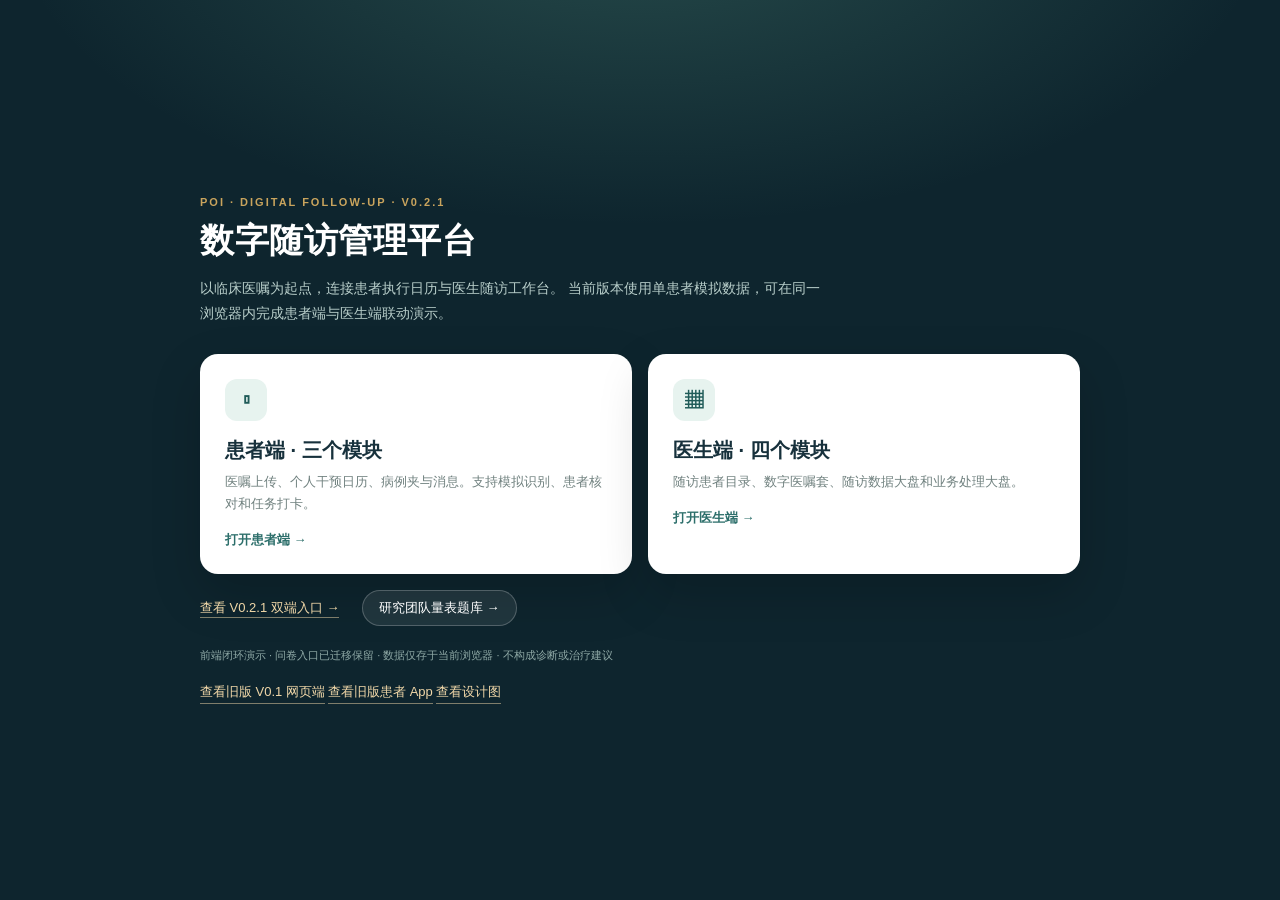
<file: index.html>
<!DOCTYPE html>
<html lang="zh-CN">
<head>
  <meta charset="UTF-8" />
  <meta name="viewport" content="width=device-width, initial-scale=1.0" />
  <title>POI 数字随访管理平台 · V0.2.1</title>
  <style>
    * { box-sizing: border-box; }
    body {
      margin: 0;
      min-height: 100vh;
      display: flex;
      align-items: center;
      justify-content: center;
      padding: 24px;
      background:
        radial-gradient(900px 450px at 50% -10%, rgba(101, 172, 149, 0.28), transparent 70%),
        #0e252e;
      color: #17313c;
      font-family: "Microsoft YaHei", "PingFang SC", Arial, sans-serif;
    }
    .portal {
      width: 100%;
      max-width: 880px;
    }
    .eyebrow {
      margin: 0 0 10px;
      color: #c9a45d;
      font-size: 11px;
      font-weight: 700;
      letter-spacing: 2px;
    }
    h1 {
      margin: 0;
      color: #ffffff;
      font-size: 34px;
      letter-spacing: 0.5px;
    }
    .subtitle {
      max-width: 620px;
      margin: 12px 0 28px;
      color: #b8ceca;
      font-size: 14px;
      line-height: 1.8;
    }
    .cards {
      display: grid;
      grid-template-columns: repeat(2, minmax(0, 1fr));
      gap: 16px;
    }
    .entry {
      display: block;
      padding: 24px;
      border: 1px solid rgba(255, 255, 255, 0.14);
      border-radius: 18px;
      background: #ffffff;
      color: #17313c;
      text-decoration: none;
      box-shadow: 0 20px 50px rgba(0, 0, 0, 0.18);
      transition: transform 0.18s ease, box-shadow 0.18s ease;
    }
    .entry:hover {
      transform: translateY(-3px);
      box-shadow: 0 26px 60px rgba(0, 0, 0, 0.25);
    }
    .entry-icon {
      display: grid;
      place-items: center;
      width: 42px;
      height: 42px;
      margin-bottom: 16px;
      border-radius: 12px;
      background: #e7f3ef;
      color: #1f5b58;
      font-size: 18px;
      font-weight: 700;
    }
    .entry h2 {
      margin: 0 0 7px;
      font-size: 20px;
    }
    .entry p {
      margin: 0;
      color: #70817f;
      font-size: 13px;
      line-height: 1.7;
    }
    .entry span {
      display: inline-block;
      margin-top: 16px;
      color: #2d6f6b;
      font-size: 13px;
      font-weight: 700;
    }
    .note {
      margin: 20px 0 0;
      color: #8fa9a6;
      font-size: 11px;
      line-height: 1.7;
    }
    .diagrams-link {
      display: inline-block;
      margin-top: 16px;
      color: #f0d7a8;
      font-size: 13px;
      text-decoration: none;
      border-bottom: 1px solid rgba(240, 215, 168, 0.5);
    }
    .survey-cta {
      display: inline-block;
      margin-top: 16px;
      margin-left: 18px;
      padding: 8px 16px;
      border: 1px solid rgba(255, 255, 255, 0.22);
      border-radius: 999px;
      color: #ffffff;
      font-size: 13px;
      text-decoration: none;
      background: rgba(255, 255, 255, 0.08);
    }
    @media (max-width: 640px) {
      body { align-items: flex-start; padding: 22px 16px; }
      h1 { font-size: 27px; }
      .cards { grid-template-columns: 1fr; }
      .entry { padding: 20px; }
    }
  </style>
</head>
<body>
  <div class="portal">
    <p class="eyebrow">POI · DIGITAL FOLLOW-UP · V0.2.1</p>
    <h1>数字随访管理平台</h1>
    <p class="subtitle">
      以临床医嘱为起点，连接患者执行日历与医生随访工作台。
      当前版本使用单患者模拟数据，可在同一浏览器内完成患者端与医生端联动演示。
    </p>

    <div class="cards">
      <a class="entry" href="v021/app/index.html">
        <div class="entry-icon">▯</div>
        <h2>患者端 · 三个模块</h2>
        <p>医嘱上传、个人干预日历、病例夹与消息。支持模拟识别、患者核对和任务打卡。</p>
        <span>打开患者端 →</span>
      </a>

      <a class="entry" href="v021/doctor/index.html">
        <div class="entry-icon">▦</div>
        <h2>医生端 · 四个模块</h2>
        <p>随访患者目录、数字医嘱套、随访数据大盘和业务处理大盘。</p>
        <span>打开医生端 →</span>
      </a>
    </div>

    <a class="diagrams-link" href="v021/index.html">查看 V0.2.1 双端入口 →</a>
    <a class="survey-cta" href="survey.html">研究团队量表题库 →</a>

    <p class="note">
      前端闭环演示 · 问卷入口已迁移保留 · 数据仅存于当前浏览器 · 不构成诊断或治疗建议
      <br><a class="diagrams-link" href="web/index.html">查看旧版 V0.1 网页端</a>
      <a class="diagrams-link" href="app/index.html">查看旧版患者 App</a>
      <a class="diagrams-link" href="diagrams.html">查看设计图</a>
    </p>
  </div>
</body>
</html>
</file>
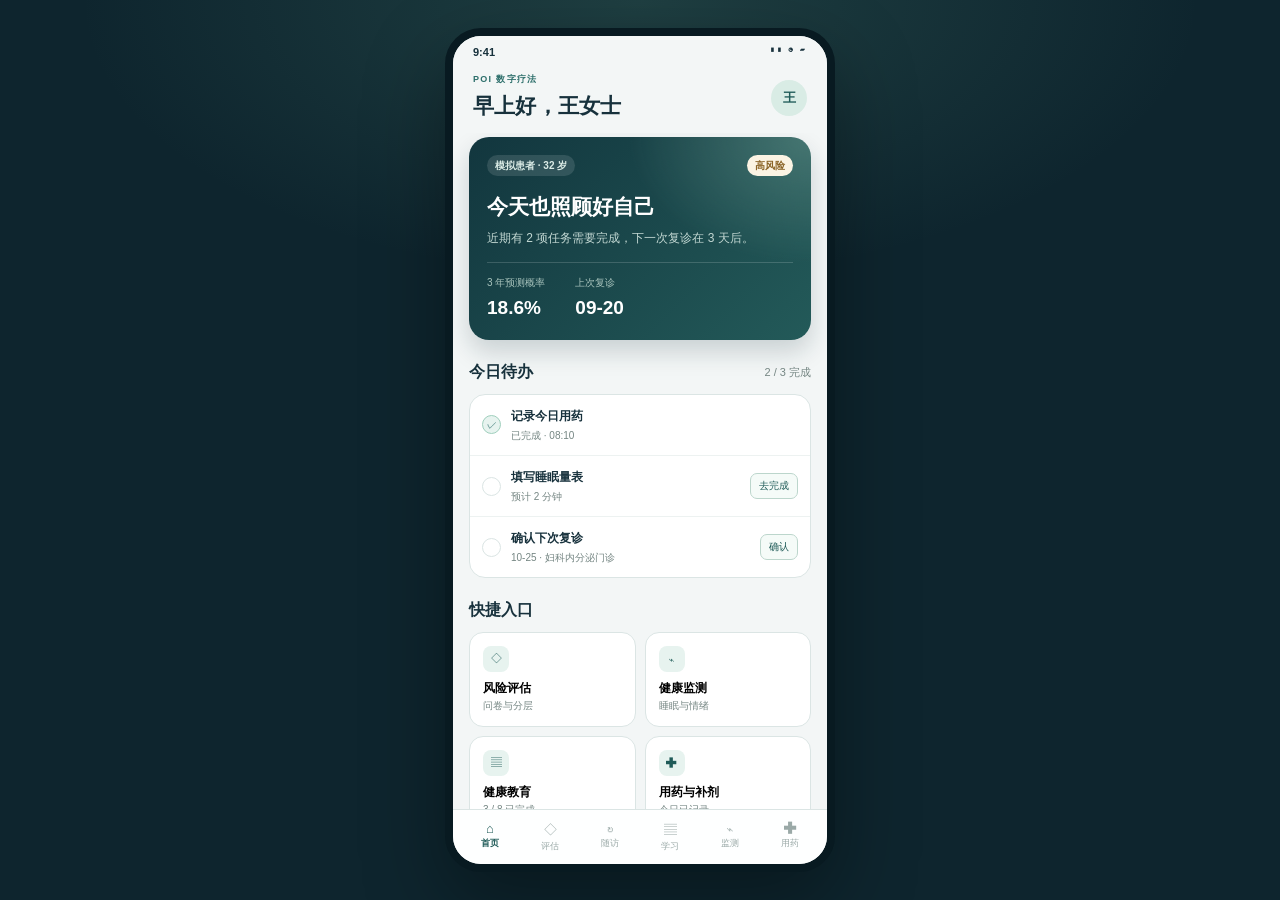
<file: app/index.html>
<!DOCTYPE html>
<html lang="zh-CN">
<head>
  <meta charset="UTF-8" />
  <meta name="viewport" content="width=device-width, initial-scale=1.0" />
  <title>POI 数字疗法 · 患者端 App 原型</title>
  <link rel="stylesheet" href="styles.css" />
</head>
<body>
  <div class="desktop-bg">
    <div class="phone">
      <div class="statusbar">
        <span>9:41</span>
        <span class="status-icons">▮▮ ◔ ▰</span>
      </div>

      <header class="app-top">
        <div>
          <p class="app-eyebrow">POI 数字疗法</p>
          <h1>早上好，王女士</h1>
        </div>
        <div class="avatar">王</div>
      </header>

      <main class="app-main">
        <!-- 首页 -->
        <section class="screen active" id="screen-home">
          <div class="risk-card">
            <div class="risk-top">
              <span class="pill light">模拟患者 · 32 岁</span>
              <span class="pill warn">高风险</span>
            </div>
            <h2>今天也照顾好自己</h2>
            <p>近期有 2 项任务需要完成，下一次复诊在 3 天后。</p>
            <div class="risk-meta">
              <div><span>3 年预测概率</span><strong>18.6%</strong></div>
              <div><span>上次复诊</span><strong>09-20</strong></div>
            </div>
          </div>

          <div class="section-row">
            <h2>今日待办</h2>
            <span class="muted">2 / 3 完成</span>
          </div>
          <div class="todo-list">
            <div class="todo-item">
              <span class="todo-check done">✓</span>
              <div><strong>记录今日用药</strong><small>已完成 · 08:10</small></div>
            </div>
            <div class="todo-item">
              <span class="todo-check"></span>
              <div><strong>填写睡眠量表</strong><small>预计 2 分钟</small></div>
              <button class="mini-action demo-action" data-message="量表填写：后续版本实现">去完成</button>
            </div>
            <div class="todo-item">
              <span class="todo-check"></span>
              <div><strong>确认下次复诊</strong><small>10-25 · 妇科内分泌门诊</small></div>
              <button class="mini-action demo-action" data-message="复诊确认：后续版本实现">确认</button>
            </div>
          </div>

          <div class="section-row">
            <h2>快捷入口</h2>
          </div>
          <div class="quick-grid">
            <button class="quick-card" data-screen="assessment">
              <span class="quick-icon">◇</span>
              <strong>风险评估</strong>
              <small>问卷与分层</small>
            </button>
            <button class="quick-card" data-screen="monitoring">
              <span class="quick-icon">⌁</span>
              <strong>健康监测</strong>
              <small>睡眠与情绪</small>
            </button>
            <button class="quick-card" data-screen="education">
              <span class="quick-icon">▤</span>
              <strong>健康教育</strong>
              <small>3 / 8 已完成</small>
            </button>
            <button class="quick-card" data-screen="medication">
              <span class="quick-icon">✚</span>
              <strong>用药与补剂</strong>
              <small>今日已记录</small>
            </button>
          </div>

          <div class="next-card">
            <div>
              <span class="pill soft">下次复诊</span>
              <h3>10 月 25 日 · 妇科内分泌</h3>
              <p>记得带上近期检查报告</p>
            </div>
            <button class="circle-arrow demo-action" data-message="复诊详情：后续版本实现">→</button>
          </div>
        </section>

        <!-- 风险评估 -->
        <section class="screen" id="screen-assessment">
          <div class="screen-head">
            <div>
              <p class="app-eyebrow">STEP 1 / 3</p>
              <h2>基础风险评估</h2>
            </div>
            <span class="step-dot">1</span>
          </div>
          <p class="lead">完成基础信息与关键指标录入，系统将生成模拟风险分层。</p>
          <div class="form-card">
            <label>AMH（ng/mL）<input value="0.42" readonly /></label>
            <label>FSH（IU/L）<input value="32.5" readonly /></label>
            <label>AFC（个）<input value="3" readonly /></label>
            <label>月经状态<select disabled><option>稀发 / 停经 4 个月以上</option></select></label>
            <label>家族史 / 免疫史<select disabled><option>有家族史</option></select></label>
          </div>
          <div class="result-preview">
            <div>
              <span class="pill warn">模拟结果</span>
              <h3>高风险</h3>
              <p>建议进入医生复核与个体化干预流程</p>
            </div>
            <strong>18.6%</strong>
          </div>
          <button class="wide-btn primary demo-action" data-message="风险预测计算：后续版本接入模型">生成风险分层（演示）</button>
          <p class="disclaimer">本页仅为框架演示，所有数值均为模拟，不构成诊断或治疗建议。</p>
        </section>

        <!-- 随访复诊 -->
        <section class="screen" id="screen-followup">
          <div class="screen-head">
            <div>
              <p class="app-eyebrow">FOLLOW-UP</p>
              <h2>随访复诊</h2>
            </div>
            <span class="pill mint">进行中</span>
          </div>
          <div class="appointment-card">
            <span class="pill amber">下次复诊</span>
            <h3>10 月 25 日 · 周日上午</h3>
            <p>妇科内分泌门诊 · 建议提前 15 分钟到院</p>
            <div class="appointment-progress"><span style="width: 72%"></span></div>
            <small>准备事项已完成 2 / 3</small>
          </div>
          <div class="section-row"><h2>随访任务</h2></div>
          <div class="todo-list">
            <div class="todo-item">
              <span class="todo-check done">✓</span>
              <div><strong>更新近期检查结果</strong><small>已完成</small></div>
            </div>
            <div class="todo-item">
              <span class="todo-check"></span>
              <div><strong>填写睡眠量表</strong><small class="warn">今天到期</small></div>
              <button class="mini-action demo-action" data-message="量表填写：后续版本实现">填写</button>
            </div>
            <div class="todo-item">
              <span class="todo-check"></span>
              <div><strong>记录近一周用药</strong><small class="warn">明天到期</small></div>
              <button class="mini-action demo-action" data-message="用药记录：后续版本实现">记录</button>
            </div>
          </div>
          <div class="soft-alert">
            <strong>逾期提醒</strong>
            <p>如连续未完成随访任务，系统会提醒人工随访（演示）。</p>
          </div>
        </section>

        <!-- 健康教育 -->
        <section class="screen" id="screen-education">
          <div class="screen-head">
            <div>
              <p class="app-eyebrow">LEARNING</p>
              <h2>健康教育</h2>
            </div>
            <span class="pill mint">本月进度 37%</span>
          </div>
          <div class="learning-banner">
            <div class="learning-ring">37%</div>
            <div>
              <h3>已完成 3 / 8 个主题</h3>
              <p>按你的阶段和生育需求推荐内容</p>
            </div>
          </div>
          <div class="lesson-list">
            <div class="lesson">
              <span class="lesson-num done">01</span>
              <div><strong>理解 POI 与长期健康风险</strong><small>已完成 · 8 分钟</small></div>
              <span class="lesson-arrow">✓</span>
            </div>
            <div class="lesson">
              <span class="lesson-num">02</span>
              <div><strong>长期规范治疗与复诊</strong><small>学习进度 45%</small></div>
              <button class="mini-action demo-action" data-message="课程学习：后续版本实现">继续</button>
            </div>
            <div class="lesson">
              <span class="lesson-num">03</span>
              <div><strong>情绪、睡眠与生育决策支持</strong><small>未开始 · 6 分钟</small></div>
              <button class="mini-action demo-action" data-message="课程学习：后续版本实现">开始</button>
            </div>
          </div>
        </section>

        <!-- 健康监测 -->
        <section class="screen" id="screen-monitoring">
          <div class="screen-head">
            <div>
              <p class="app-eyebrow">MONITORING</p>
              <h2>健康监测</h2>
            </div>
            <span class="pill soft">本周</span>
          </div>
          <div class="monitor-grid">
            <div class="monitor-card">
              <span class="monitor-icon">眠</span>
              <strong>62<small>/100</small></strong>
              <p>睡眠</p>
              <em class="warn">低于目标</em>
            </div>
            <div class="monitor-card">
              <span class="monitor-icon">压</span>
              <strong>中</strong>
              <p>压力</p>
              <em>建议放松</em>
            </div>
            <div class="monitor-card">
              <span class="monitor-icon">情</span>
              <strong>平稳</strong>
              <p>情绪</p>
              <em>波动较小</em>
            </div>
            <div class="monitor-card">
              <span class="monitor-icon">心</span>
              <strong class="warn">待关注</strong>
              <p>心理量表</p>
              <em class="warn">建议复核</em>
            </div>
          </div>
          <div class="monitor-alert">
            <span class="pill amber">异常提示</span>
            <h3>睡眠与心理量表出现异常趋势</h3>
            <p>系统将通知医生进行人工复核（演示）。</p>
            <button class="wide-btn demo-action" data-message="查看干预流程：后续版本实现">查看处理路径</button>
          </div>
          <p class="disclaimer">量表名称、评分与阈值均需在后续版本中由临床团队确认。</p>
        </section>

        <!-- 用药与补剂 -->
        <section class="screen" id="screen-medication">
          <div class="screen-head">
            <div>
              <p class="app-eyebrow">MEDICATION</p>
              <h2>用药与补剂</h2>
            </div>
            <span class="pill gold">医生审核</span>
          </div>
          <div class="med-card">
            <span class="pill soft">处方用药</span>
            <h3>激素治疗方案</h3>
            <p>方案由医生制定与调整，患者端仅执行和记录。</p>
            <div class="med-row"><span>今日用药</span><strong class="done-text">已记录 ✓</strong></div>
            <div class="med-row"><span>下次评估</span><strong>10-25 复诊</strong></div>
            <button class="wide-btn demo-action" data-message="用药记录：后续版本实现">记录用药</button>
          </div>
          <div class="med-card supplement">
            <span class="pill soft">补剂管理</span>
            <h3>钙与维生素 D</h3>
            <p>补剂属于辅助干预，不替代处方治疗，使用前需医生确认。</p>
            <div class="med-row"><span>今日计划</span><strong>1 / 1</strong></div>
            <button class="wide-btn demo-action" data-message="补剂记录：后续版本实现">记录补剂</button>
          </div>
          <p class="disclaimer">本页不提供任何用药或补剂推荐；所有方案均需医生审核。</p>
        </section>
      </main>

      <nav class="bottom-nav">
        <button class="tab active" data-screen="home"><span>⌂</span>首页</button>
        <button class="tab" data-screen="assessment"><span>◇</span>评估</button>
        <button class="tab" data-screen="followup"><span>↻</span>随访</button>
        <button class="tab" data-screen="education"><span>▤</span>学习</button>
        <button class="tab" data-screen="monitoring"><span>⌁</span>监测</button>
        <button class="tab" data-screen="medication"><span>✚</span>用药</button>
      </nav>
    </div>
  </div>

  <div id="toast" class="toast hidden"></div>
  <script src="app.js"></script>
</body>
</html>
</file>
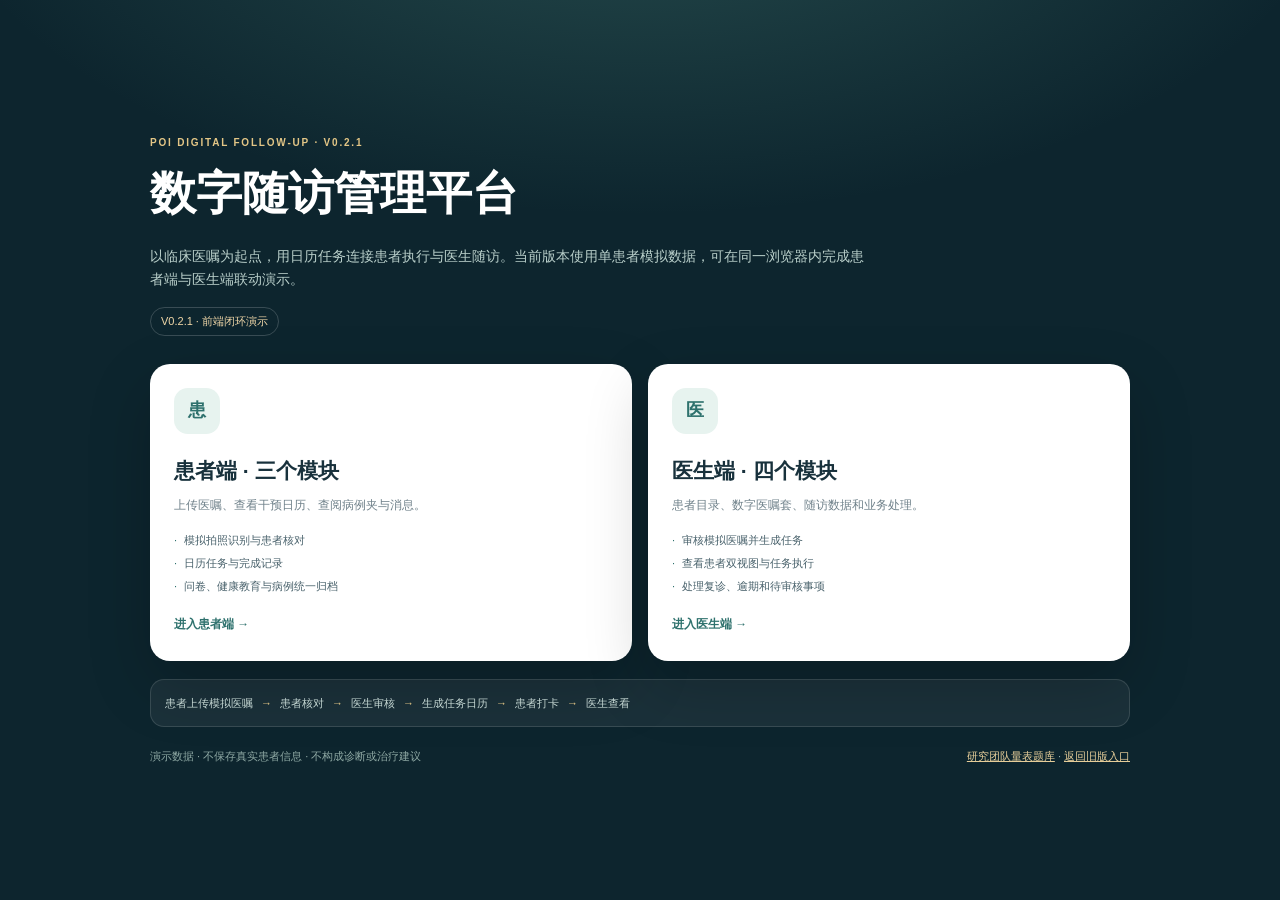
<file: v021/index.html>
<!DOCTYPE html>
<html lang="zh-CN">
<head>
  <meta charset="UTF-8" />
  <meta name="viewport" content="width=device-width, initial-scale=1.0" />
  <title>POI 数字随访管理平台 · V0.2.1</title>
  <link rel="stylesheet" href="shared/base.css" />
  <style>
    body {
      min-height: 100vh;
      display: grid;
      place-items: center;
      padding: 28px 18px;
      background:
        radial-gradient(1000px 500px at 50% -15%, rgba(90, 157, 143, 0.32), transparent 70%),
        #0d252e;
    }
    .portal { width: min(980px, 100%); }
    .portal .eyebrow { color: #e3c686; }
    h1 { margin: 0; color: #fff; font-size: clamp(28px, 5vw, 46px); }
    .lead { max-width: 720px; margin: 13px 0 0; color: #b9cfca; font-size: 14px; }
    .version {
      display: inline-flex;
      margin-top: 16px;
      padding: 4px 10px;
      border: 1px solid rgba(255, 255, 255, 0.18);
      border-radius: 999px;
      color: #f0d7a8;
      font-size: 11px;
    }
    .entry-grid {
      display: grid;
      grid-template-columns: repeat(2, minmax(0, 1fr));
      gap: 16px;
      margin-top: 28px;
    }
    .entry {
      display: block;
      min-height: 220px;
      padding: 24px;
      border-radius: 20px;
      background: #fff;
      color: var(--ink);
      text-decoration: none;
      box-shadow: 0 24px 64px rgba(0, 0, 0, 0.2);
      transition: transform 180ms ease;
    }
    .entry:hover { transform: translateY(-4px); }
    .entry-mark {
      display: grid;
      width: 46px;
      height: 46px;
      place-items: center;
      margin-bottom: 20px;
      border-radius: 14px;
      background: var(--teal-soft);
      color: var(--teal);
      font-size: 18px;
      font-weight: 800;
    }
    .entry h2 { margin: 0 0 8px; font-size: 21px; }
    .entry p { margin: 0; color: var(--muted); font-size: 12px; }
    .entry-list { display: grid; gap: 5px; margin: 15px 0 0; padding: 0; list-style: none; color: #48616b; font-size: 11px; }
    .entry-list li::before { content: "·"; margin-right: 7px; color: var(--teal); }
    .entry-cta { display: inline-block; margin-top: 20px; color: var(--teal); font-size: 12px; font-weight: 800; }
    .flow {
      display: flex;
      flex-wrap: wrap;
      gap: 8px;
      margin-top: 18px;
      padding: 14px;
      border: 1px solid rgba(255, 255, 255, 0.13);
      border-radius: 14px;
      background: rgba(255, 255, 255, 0.06);
      color: #c5d7d3;
      font-size: 11px;
    }
    .flow span::after { content: "→"; margin-left: 8px; color: #e3c686; }
    .flow span:last-child::after { content: ""; }
    .portal-footer {
      display: flex;
      flex-wrap: wrap;
      justify-content: space-between;
      gap: 12px;
      margin-top: 20px;
      color: #8fa9a4;
      font-size: 11px;
    }
    .portal-footer a { color: #e5cd99; }
    @media (max-width: 680px) {
      body { align-items: start; }
      .entry-grid { grid-template-columns: 1fr; }
      .entry { min-height: auto; }
    }
  </style>
</head>
<body>
  <main class="portal">
    <p class="eyebrow">POI DIGITAL FOLLOW-UP · V0.2.1</p>
    <h1>数字随访管理平台</h1>
    <p class="lead">以临床医嘱为起点，用日历任务连接患者执行与医生随访。当前版本使用单患者模拟数据，可在同一浏览器内完成患者端与医生端联动演示。</p>
    <span class="version">V0.2.1 · 前端闭环演示</span>

    <div class="entry-grid">
      <a class="entry" href="app/index.html">
        <span class="entry-mark">患</span>
        <h2>患者端 · 三个模块</h2>
        <p>上传医嘱、查看干预日历、查阅病例夹与消息。</p>
        <ul class="entry-list">
          <li>模拟拍照识别与患者核对</li>
          <li>日历任务与完成记录</li>
          <li>问卷、健康教育与病例统一归档</li>
        </ul>
        <span class="entry-cta">进入患者端 →</span>
      </a>

      <a class="entry" href="doctor/index.html">
        <span class="entry-mark">医</span>
        <h2>医生端 · 四个模块</h2>
        <p>患者目录、数字医嘱套、随访数据和业务处理。</p>
        <ul class="entry-list">
          <li>审核模拟医嘱并生成任务</li>
          <li>查看患者双视图与任务执行</li>
          <li>处理复诊、逾期和待审核事项</li>
        </ul>
        <span class="entry-cta">进入医生端 →</span>
      </a>
    </div>

    <div class="flow">
      <span>患者上传模拟医嘱</span>
      <span>患者核对</span>
      <span>医生审核</span>
      <span>生成任务日历</span>
      <span>患者打卡</span>
      <span>医生查看</span>
    </div>

    <div class="portal-footer">
      <span>演示数据 · 不保存真实患者信息 · 不构成诊断或治疗建议</span>
      <span><a href="../survey.html">研究团队量表题库</a> · <a href="../index.html">返回旧版入口</a></span>
    </div>
  </main>
</body>
</html>
</file>
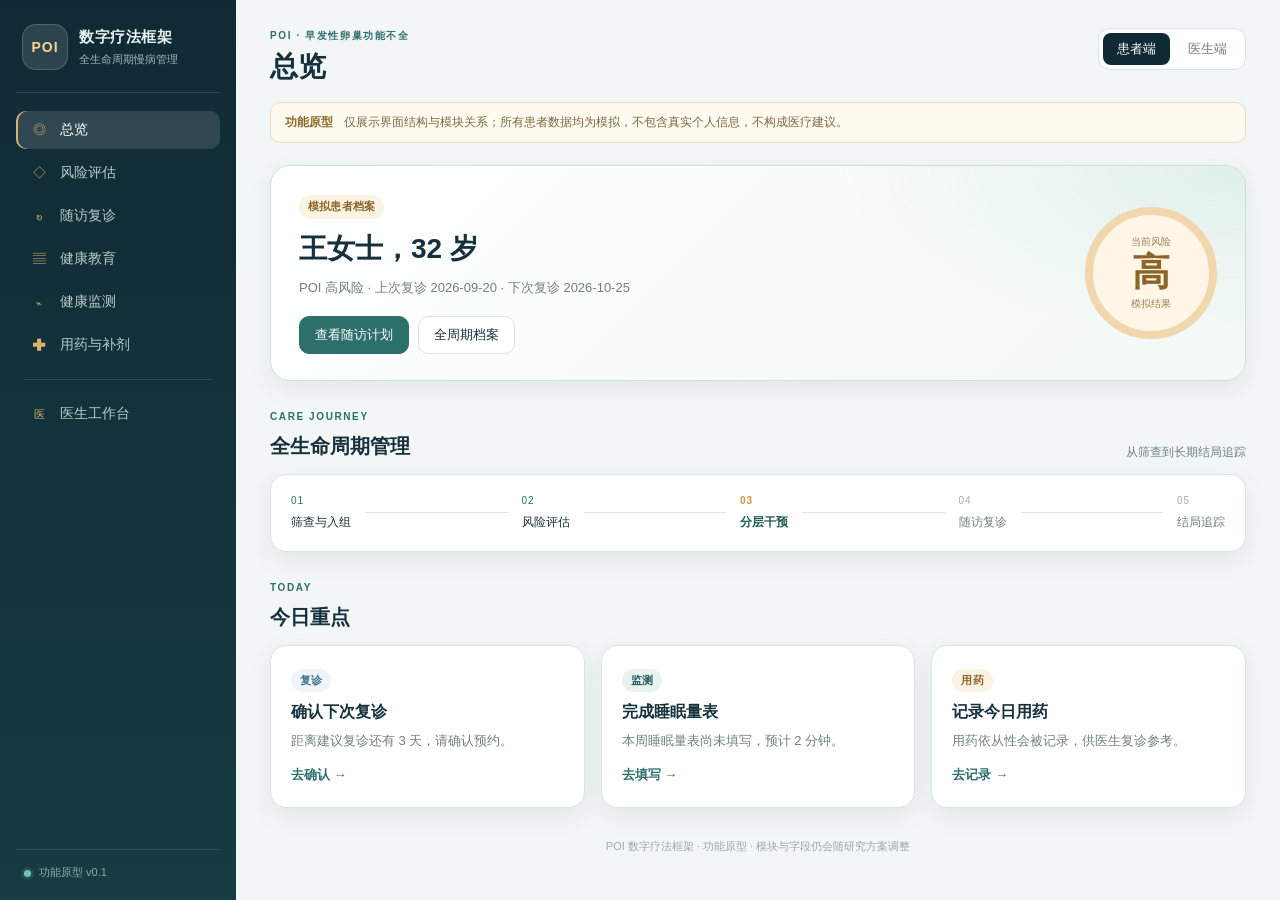
<file: web/index.html>
<!DOCTYPE html>
<html lang="zh-CN">
<head>
  <meta charset="UTF-8" />
  <meta name="viewport" content="width=device-width, initial-scale=1.0" />
  <title>POI 数字疗法框架 · 功能原型</title>
  <link rel="stylesheet" href="styles.css" />
</head>
<body>
  <div class="app-shell">
    <aside class="sidebar">
      <div class="brand">
        <div class="brand-mark">POI</div>
        <div>
          <strong>数字疗法框架</strong>
          <span>全生命周期慢病管理</span>
        </div>
      </div>

      <nav class="nav" id="nav">
        <button class="nav-item active" data-view="overview">
          <span class="nav-icon">◎</span>总览
        </button>
        <button class="nav-item" data-view="risk">
          <span class="nav-icon">◇</span>风险评估
        </button>
        <button class="nav-item" data-view="followup">
          <span class="nav-icon">↻</span>随访复诊
        </button>
        <button class="nav-item" data-view="education">
          <span class="nav-icon">▤</span>健康教育
        </button>
        <button class="nav-item" data-view="monitoring">
          <span class="nav-icon">⌁</span>健康监测
        </button>
        <button class="nav-item" data-view="medication">
          <span class="nav-icon">✚</span>用药与补剂
        </button>
        <div class="nav-divider"></div>
        <button class="nav-item nav-doctor" data-view="doctor">
          <span class="nav-icon">医</span>医生工作台
        </button>
      </nav>

      <div class="sidebar-foot">
        <span class="status-dot"></span>
        功能原型 v0.1
      </div>
    </aside>

    <main class="main">
      <header class="topbar">
        <div>
          <p class="eyebrow">POI · 早发性卵巢功能不全</p>
          <h1 id="page-title">总览</h1>
        </div>
        <div class="role-switch" aria-label="视角切换">
          <button class="role-btn active" data-role="patient">患者端</button>
          <button class="role-btn" data-role="doctor">医生端</button>
        </div>
      </header>

      <div class="prototype-banner">
        <strong>功能原型</strong>
        仅展示界面结构与模块关系；所有患者数据均为模拟，不包含真实个人信息，不构成医疗建议。
      </div>

      <!-- 总览 -->
      <section class="view active" id="view-overview">
        <div class="hero-card">
          <div>
            <span class="tag amber">模拟患者档案</span>
            <h2>王女士，32 岁</h2>
            <p>POI 高风险 · 上次复诊 2026-09-20 · 下次复诊 2026-10-25</p>
            <div class="hero-actions">
              <button class="btn primary demo-action" data-message="打开随访详情：后续版本实现">查看随访计划</button>
              <button class="btn demo-action" data-message="查看全周期档案：后续版本实现">全周期档案</button>
            </div>
          </div>
          <div class="risk-orb">
            <span>当前风险</span>
            <strong>高</strong>
            <small>模拟结果</small>
          </div>
        </div>

        <div class="section-head">
          <div>
            <p class="eyebrow">CARE JOURNEY</p>
            <h2>全生命周期管理</h2>
          </div>
          <span class="text-muted">从筛查到长期结局追踪</span>
        </div>
        <div class="journey">
          <div class="journey-step done"><span>01</span>筛查与入组</div>
          <div class="journey-line"></div>
          <div class="journey-step done"><span>02</span>风险评估</div>
          <div class="journey-line"></div>
          <div class="journey-step active"><span>03</span>分层干预</div>
          <div class="journey-line"></div>
          <div class="journey-step"><span>04</span>随访复诊</div>
          <div class="journey-line"></div>
          <div class="journey-step"><span>05</span>结局追踪</div>
        </div>

        <div class="section-head">
          <div>
            <p class="eyebrow">TODAY</p>
            <h2>今日重点</h2>
          </div>
        </div>
        <div class="grid three">
          <article class="card mini-card">
            <span class="tag blue">复诊</span>
            <h3>确认下次复诊</h3>
            <p>距离建议复诊还有 3 天，请确认预约。</p>
            <button class="text-action demo-action" data-message="复诊确认：后续版本实现">去确认 →</button>
          </article>
          <article class="card mini-card">
            <span class="tag mint">监测</span>
            <h3>完成睡眠量表</h3>
            <p>本周睡眠量表尚未填写，预计 2 分钟。</p>
            <button class="text-action demo-action" data-message="量表填写：后续版本实现">去填写 →</button>
          </article>
          <article class="card mini-card">
            <span class="tag gold">用药</span>
            <h3>记录今日用药</h3>
            <p>用药依从性会被记录，供医生复诊参考。</p>
            <button class="text-action demo-action" data-message="用药记录：后续版本实现">去记录 →</button>
          </article>
        </div>
      </section>

      <!-- 风险评估 -->
      <section class="view" id="view-risk">
        <div class="section-head">
          <div>
            <p class="eyebrow">RISK ASSESSMENT</p>
            <h2>风险预测与分层</h2>
          </div>
          <span class="tag blue">结构化问卷</span>
        </div>
        <div class="risk-layout">
          <div class="card">
            <h3>基础信息与关键指标</h3>
            <p class="muted">以下为模拟字段，后续将设置有效值域与缺失值处理。</p>
            <div class="form-grid">
              <label>年龄<input value="32" readonly /></label>
              <label>AMH（ng/mL）<input value="0.42" readonly /></label>
              <label>FSH（IU/L）<input value="32.5" readonly /></label>
              <label>AFC（个）<input value="3" readonly /></label>
              <label>月经状态<select disabled><option>稀发 / 停经 4 个月以上</option></select></label>
              <label>家族史 / 免疫史<select disabled><option>有家族史</option></select></label>
            </div>
            <button class="btn primary demo-action" data-message="风险预测计算：后续版本接入模型">生成风险分层（演示）</button>
          </div>
          <div class="card result-card">
            <span class="tag amber">模拟计算结果</span>
            <h3>高风险</h3>
            <p>未来 3 年进展为 POI 的预测概率</p>
            <div class="big-number">18.6%</div>
            <div class="rule-box">
              <strong>临床红线检查</strong>
              <p>未触发单次直接预警规则；建议进入人工复核流程（演示）。</p>
            </div>
            <button class="btn demo-action" data-message="查看可解释因素：后续版本实现">查看可解释因素</button>
          </div>
        </div>
      </section>

      <!-- 随访复诊 -->
      <section class="view" id="view-followup">
        <div class="section-head">
          <div>
            <p class="eyebrow">FOLLOW-UP</p>
            <h2>随访复诊计划</h2>
          </div>
          <span class="tag mint">状态：进行中</span>
        </div>
        <div class="grid two">
          <article class="card appointment-card">
            <span class="tag amber">下次复诊</span>
            <h3>2026-10-25　妇科内分泌门诊</h3>
            <p>建议携带：近期 FSH / AMH 检查结果、用药记录、睡眠量表。</p>
            <div class="progress-line"><span style="width: 72%"></span></div>
            <p class="muted">距离复诊 3 天 · 已完成 2 / 3 项准备</p>
            <button class="btn primary demo-action" data-message="复诊确认：后续版本实现">确认复诊</button>
          </article>
          <article class="card">
            <span class="tag blue">随访任务</span>
            <ul class="task-list">
              <li><span class="check done">✓</span>更新近期检查结果 <em>已完成</em></li>
              <li><span class="check">○</span>填写睡眠量表 <em class="warn">今天</em></li>
              <li><span class="check">○</span>记录近一周用药情况 <em class="warn">明天</em></li>
            </ul>
            <button class="text-action demo-action" data-message="查看完整随访任务：后续版本实现">查看全部任务 →</button>
          </article>
        </div>
      </section>

      <!-- 健康教育 -->
      <section class="view" id="view-education">
        <div class="section-head">
          <div>
            <p class="eyebrow">EDUCATION</p>
            <h2>健康教育</h2>
          </div>
          <span class="text-muted">按年龄、文化程度与生育需求分层</span>
        </div>
        <div class="card progress-summary">
          <div>
            <span class="tag mint">本月学习</span>
            <h3>已完成 3 / 8 个主题</h3>
            <p class="muted">后续将结合打卡与作业提高依从性。</p>
          </div>
          <div class="progress-ring" style="--value: 37%">37%</div>
        </div>
        <div class="grid three">
          <article class="card lesson-card">
            <span class="tag blue">基础认知</span>
            <h3>理解 POI 与长期健康风险</h3>
            <div class="progress-line"><span style="width: 100%"></span></div>
            <p class="muted">已完成 · 8 分钟</p>
          </article>
          <article class="card lesson-card">
            <span class="tag gold">治疗管理</span>
            <h3>长期规范治疗与复诊</h3>
            <div class="progress-line"><span style="width: 45%"></span></div>
            <p class="muted">学习进度 45% · 建议本周完成</p>
          </article>
          <article class="card lesson-card">
            <span class="tag mint">心理与生活</span>
            <h3>情绪、睡眠与生育决策支持</h3>
            <div class="progress-line"><span style="width: 0%"></span></div>
            <p class="muted">未开始 · 6 分钟</p>
          </article>
        </div>
      </section>

      <!-- 健康监测 -->
      <section class="view" id="view-monitoring">
        <div class="section-head">
          <div>
            <p class="eyebrow">MONITORING</p>
            <h2>居家健康监测</h2>
          </div>
          <span class="tag blue">本周模拟数据</span>
        </div>
        <div class="grid four">
          <article class="card monitor-card">
            <span class="monitor-icon">眠</span>
            <h3>睡眠</h3>
            <strong class="score warn">62</strong>
            <p>低于目标区间</p>
          </article>
          <article class="card monitor-card">
            <span class="monitor-icon">压</span>
            <h3>压力</h3>
            <strong class="score">中</strong>
            <p>建议进行放松练习</p>
          </article>
          <article class="card monitor-card">
            <span class="monitor-icon">情</span>
            <h3>情绪</h3>
            <strong class="score">平稳</strong>
            <p>本周情绪波动较小</p>
          </article>
          <article class="card monitor-card">
            <span class="monitor-icon">心</span>
            <h3>心理量表</h3>
            <strong class="score warn">待关注</strong>
            <p>建议人工复核</p>
          </article>
        </div>
        <div class="alert-card">
          <div>
            <span class="tag amber">异常提示示例</span>
            <h3>睡眠与心理量表出现异常趋势</h3>
            <p>系统可触发分级干预：患者端提示 + 医生端待办工单（功能后续实现）。</p>
          </div>
          <button class="btn demo-action" data-message="异常升级流程：后续版本实现">查看处理路径</button>
        </div>
      </section>

      <!-- 用药与补剂 -->
      <section class="view" id="view-medication">
        <div class="section-head">
          <div>
            <p class="eyebrow">MEDICATION & SUPPLEMENTS</p>
            <h2>用药与补剂管理</h2>
          </div>
          <span class="tag gold">需医生审核</span>
        </div>
        <div class="grid two">
          <article class="card">
            <span class="tag blue">处方用药</span>
            <h3>激素治疗方案</h3>
            <p class="muted">方案由医生制定与调整，患者端仅执行与记录。</p>
            <ul class="task-list">
              <li><span class="check done">✓</span>今日已记录用药 <em>已打卡</em></li>
              <li><span class="check">○</span>下次复诊评估方案 <em>10-25</em></li>
            </ul>
            <button class="btn demo-action" data-message="用药记录：后续版本实现">记录用药</button>
          </article>
          <article class="card">
            <span class="tag mint">补剂管理</span>
            <h3>钙与维生素 D</h3>
            <p class="muted">补剂作为辅助干预，不替代处方治疗；使用前需医生确认。</p>
            <div class="supplement-row"><span>今日计划</span><strong>已记录 1 / 1</strong></div>
            <div class="supplement-row"><span>最近提醒</span><strong>20:00</strong></div>
            <button class="btn demo-action" data-message="补剂记录：后续版本实现">记录补剂</button>
          </article>
        </div>
        <div class="notice-card">
          本模块仅展示“医生审核 → 患者执行 → 依从性反馈”的结构，不提供任何用药或补剂推荐。补剂不是药物，不能替代医生处方。
        </div>
      </section>

      <!-- 医生工作台 -->
      <section class="view" id="view-doctor">
        <div class="section-head">
          <div>
            <p class="eyebrow">CLINICIAN WORKBENCH</p>
            <h2>医生工作台</h2>
          </div>
          <span class="tag amber">人在回路</span>
        </div>
        <div class="grid three">
          <article class="metric-card"><span>临床红线</span><strong>2</strong><small>待处理预警</small></article>
          <article class="metric-card"><span>方案待审核</span><strong>3</strong><small>等待医生确认</small></article>
          <article class="metric-card"><span>失访风险</span><strong>1</strong><small>建议人工随访</small></article>
        </div>
        <div class="card">
          <div class="section-head compact">
            <h3>待办队列</h3>
            <span class="text-muted">模拟患者数据</span>
          </div>
          <div class="queue-row">
            <span class="tag red">红线</span>
            <div><strong>患者 A · 38 岁</strong><p>FSH 与闭经时长触发规则，建议立即临床评估</p></div>
            <button class="btn demo-action" data-message="打开医生处理页：后续版本实现">处理</button>
          </div>
          <div class="queue-row">
            <span class="tag amber">待审核</span>
            <div><strong>患者 B · 29 岁</strong><p>系统建议调整随访频次，等待医生确认</p></div>
            <button class="btn demo-action" data-message="审核方案：后续版本实现">审核</button>
          </div>
          <div class="queue-row">
            <span class="tag blue">失访</span>
            <div><strong>患者 C · 34 岁</strong><p>连续两次未完成复诊任务，建议电话随访</p></div>
            <button class="btn demo-action" data-message="人工随访记录：后续版本实现">记录随访</button>
          </div>
        </div>
      </section>

      <p class="footer-note">POI 数字疗法框架 · 功能原型 · 模块与字段仍会随研究方案调整</p>
    </main>
  </div>

  <div id="toast" class="toast hidden"></div>
  <script src="app.js"></script>
</body>
</html>
</file>
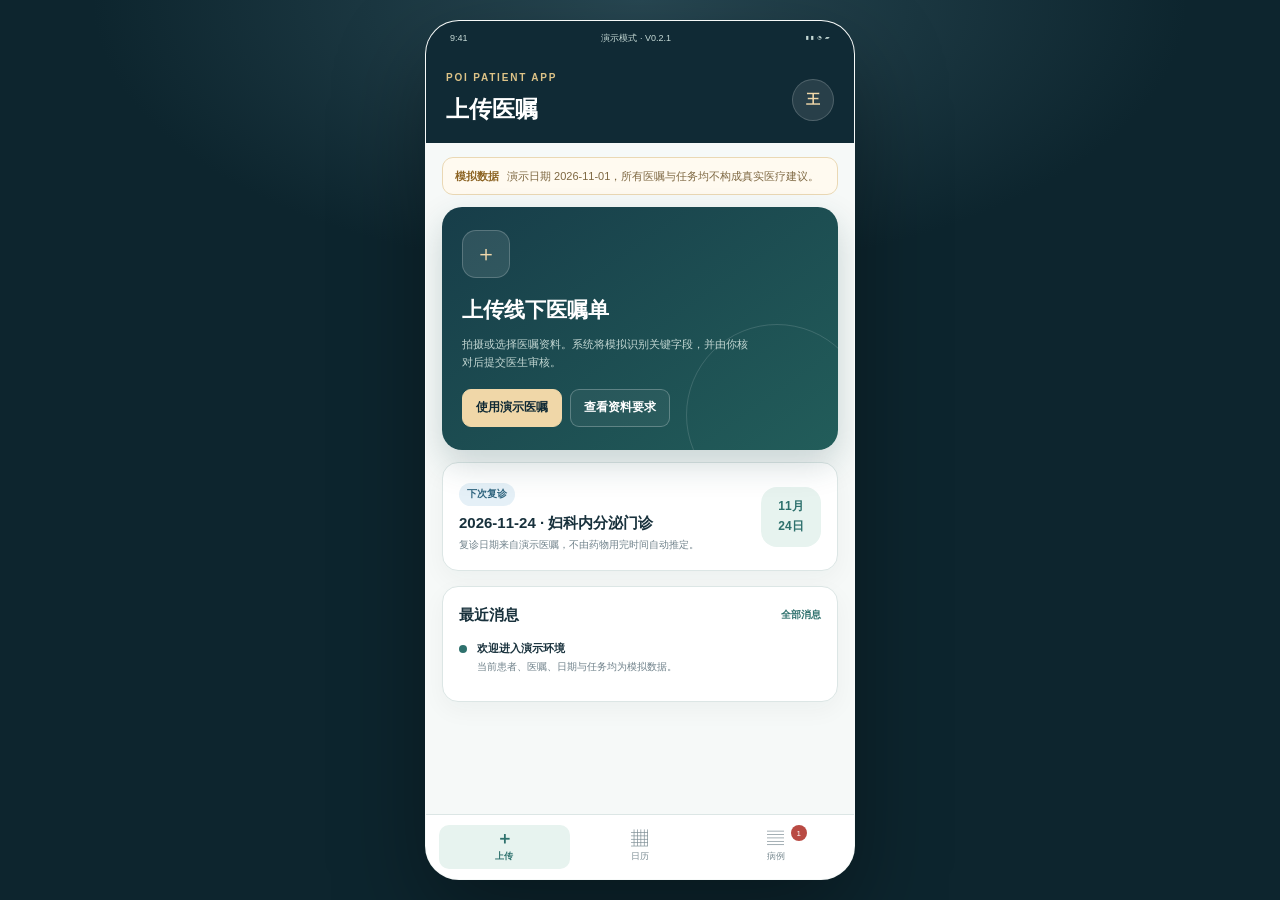
<file: v021/app/index.html>
<!DOCTYPE html>
<html lang="zh-CN">
<head>
  <meta charset="UTF-8" />
  <meta name="viewport" content="width=device-width, initial-scale=1.0" />
  <title>POI 患者端 · V0.2.1</title>
  <link rel="stylesheet" href="../shared/base.css" />
  <link rel="stylesheet" href="app.css" />
</head>
<body>
  <div class="phone-stage">
    <div class="phone">
      <div class="phone-status">
        <span>9:41</span>
        <span>演示模式 · V0.2.1</span>
        <span>▮▮ ◔ ▰</span>
      </div>

      <header class="app-header">
        <div>
          <p class="eyebrow">POI PATIENT APP</p>
          <h1 id="page-title">上传医嘱</h1>
        </div>
        <div class="avatar">王</div>
      </header>

      <main class="app-main">
        <section class="screen active" id="screen-upload">
          <div class="demo-banner">
            <strong>模拟数据</strong>
            <span>演示日期 2026-11-01，所有医嘱与任务均不构成真实医疗建议。</span>
          </div>
          <div id="upload-panel"></div>
          <div id="followup-summary"></div>
          <section class="mini-section">
            <div class="section-head">
              <h2>最近消息</h2>
              <button class="link-btn" data-screen="records">全部消息</button>
            </div>
            <div id="recent-messages"></div>
          </section>
        </section>

        <section class="screen" id="screen-calendar">
          <div class="screen-title">
            <div>
              <p class="eyebrow">INTERVENTION CALENDAR</p>
              <h2>个人干预日历</h2>
            </div>
            <span class="pill blue">演示日 · 11-01</span>
          </div>
          <div id="task-summary"></div>
          <div id="task-list" class="task-list"></div>
        </section>

        <section class="screen" id="screen-records">
          <div class="screen-title">
            <div>
              <p class="eyebrow">RECORDS & MESSAGES</p>
              <h2>病例夹与消息</h2>
            </div>
            <span class="pill mint">同一患者 P001</span>
          </div>
          <div id="record-summary"></div>
          <section class="mini-section">
            <div class="section-head">
              <h2>消息中心</h2>
            </div>
            <div id="message-list"></div>
          </section>
          <button class="reset-link" data-action="reset-demo">重置演示数据</button>
        </section>
      </main>

      <nav class="bottom-nav" aria-label="患者端主导航">
        <button class="nav-tab active" data-screen="upload"><span>＋</span>上传</button>
        <button class="nav-tab" data-screen="calendar"><span>▦</span>日历</button>
        <button class="nav-tab" data-screen="records"><span>▤</span>病例<em id="unread-badge" class="unread-badge hidden">0</em></button>
      </nav>
    </div>
  </div>

  <div id="toast" class="toast hidden"></div>
  <script src="../shared/demo-store.js"></script>
  <script src="app.js"></script>
</body>
</html>
</file>
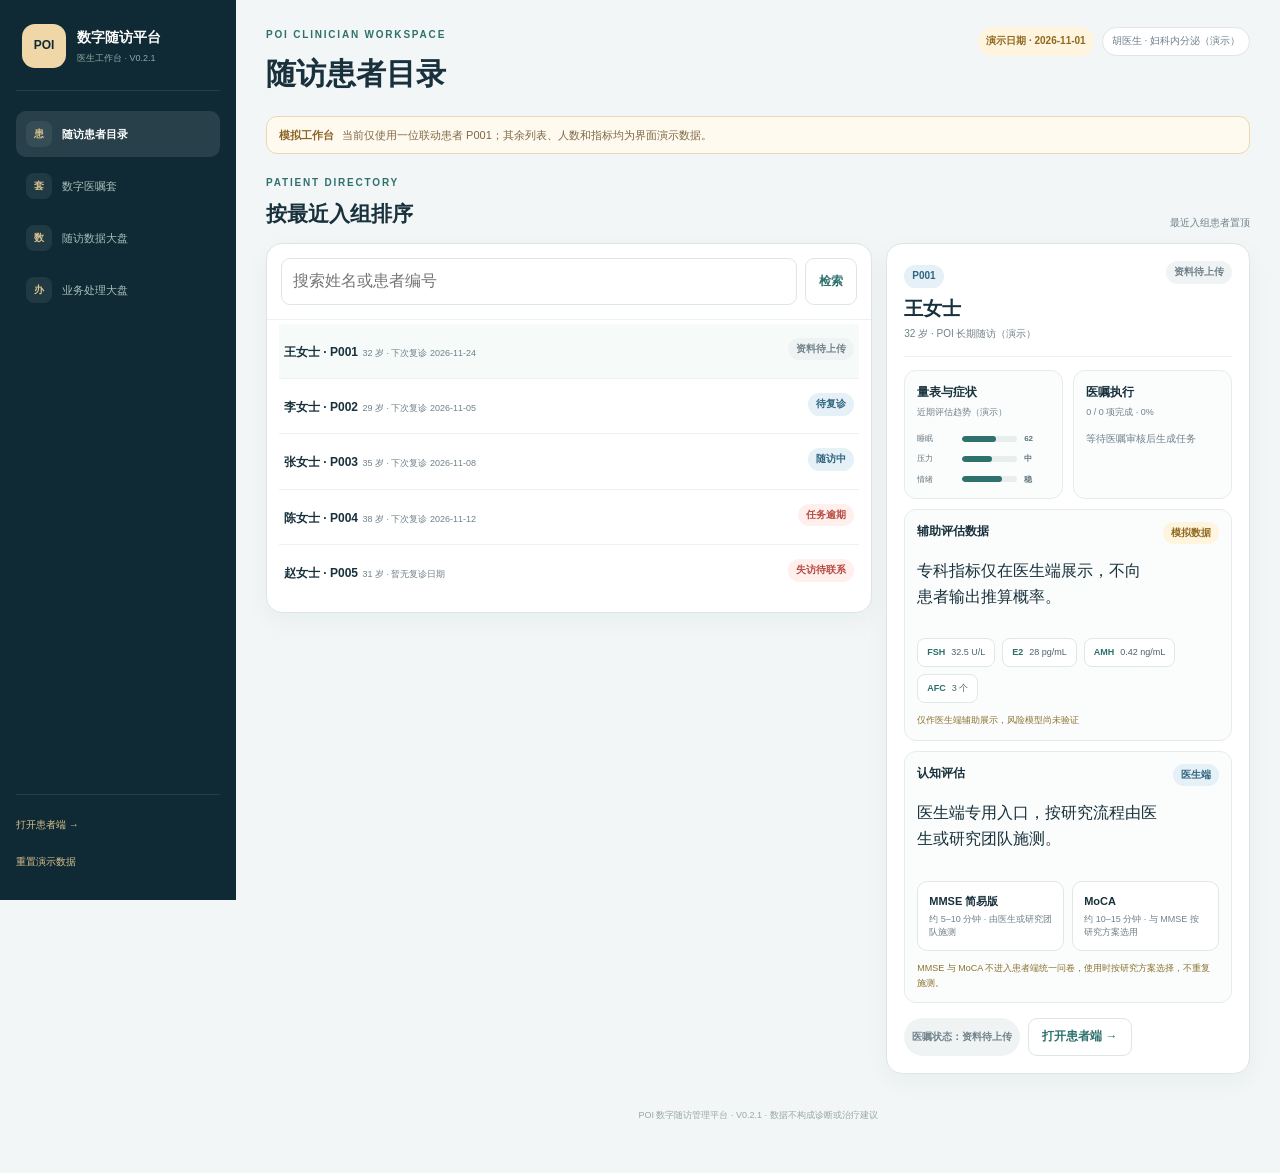
<file: v021/doctor/index.html>
<!DOCTYPE html>
<html lang="zh-CN">
<head>
  <meta charset="UTF-8" />
  <meta name="viewport" content="width=device-width, initial-scale=1.0" />
  <title>POI 医生端 · V0.2.1</title>
  <link rel="stylesheet" href="../shared/base.css" />
  <link rel="stylesheet" href="doctor.css" />
</head>
<body>
  <div class="doctor-shell">
    <aside class="sidebar">
      <div class="brand">
        <div class="brand-mark">POI</div>
        <div>
          <strong>数字随访平台</strong>
          <span>医生工作台 · V0.2.1</span>
        </div>
      </div>

      <nav class="side-nav">
        <button class="side-nav-item active" data-view="patients"><span>患</span>随访患者目录</button>
        <button class="side-nav-item" data-view="ordersets"><span>套</span>数字医嘱套</button>
        <button class="side-nav-item" data-view="analytics"><span>数</span>随访数据大盘</button>
        <button class="side-nav-item" data-view="operations"><span>办</span>业务处理大盘</button>
      </nav>

      <div class="sidebar-actions">
        <a class="sidebar-link" href="../app/index.html">打开患者端 →</a>
        <button class="sidebar-link" data-action="reset-demo">重置演示数据</button>
      </div>
    </aside>

    <main class="doctor-main">
      <header class="topbar">
        <div>
          <p class="eyebrow">POI CLINICIAN WORKSPACE</p>
          <h1 id="page-title">随访患者目录</h1>
        </div>
        <div class="topbar-meta">
          <span class="pill gold">演示日期 · 2026-11-01</span>
          <span class="doctor-chip">胡医生 · 妇科内分泌（演示）</span>
        </div>
      </header>

      <div class="demo-banner">
        <strong>模拟工作台</strong>
        <span>当前仅使用一位联动患者 P001；其余列表、人数和指标均为界面演示数据。</span>
      </div>

      <section class="view active" id="view-patients">
        <div id="pending-review"></div>
        <div class="section-title">
          <div>
            <p class="eyebrow">PATIENT DIRECTORY</p>
            <h2>按最近入组排序</h2>
          </div>
          <span class="muted">最近入组患者置顶</span>
        </div>
        <div class="patient-layout">
          <section class="panel directory-panel">
            <div class="search-row">
              <input id="patient-search" type="search" placeholder="搜索姓名或患者编号" />
              <button class="secondary-btn" data-action="focus-search">检索</button>
            </div>
            <div id="patient-list" class="patient-list"></div>
          </section>
          <aside id="patient-detail" class="panel detail-panel"></aside>
        </div>
      </section>

      <section class="view" id="view-ordersets">
        <div class="section-title">
          <div>
            <p class="eyebrow">DIGITAL ORDER SETS</p>
            <h2>数字医嘱套中心</h2>
          </div>
          <span class="pill blue">任务模板，不是药物处方</span>
        </div>
        <div id="template-list" class="template-list"></div>
        <div class="info-strip">
          数字医嘱套用于配置随访任务、频次和应答方式；涉及用药、剂量或疗程调整时，仍以正式临床处方流程为准。
        </div>
      </section>

      <section class="view" id="view-analytics">
        <div class="section-title">
          <div>
            <p class="eyebrow">FOLLOW-UP ANALYTICS</p>
            <h2>随访数据大盘</h2>
          </div>
          <span class="pill gold">模拟队列 · 2026-11-01</span>
        </div>
        <div id="metric-grid" class="metric-grid"></div>
        <div class="analytics-grid">
          <section class="panel chart-panel">
            <div class="section-head">
              <div><h3>随访深度</h3><p>按患者累计随访次数分组</p></div>
              <span class="muted">n = 128</span>
            </div>
            <div id="followup-chart" class="bar-chart"></div>
          </section>
          <section class="panel chart-panel">
            <div class="section-head">
              <div><h3>年龄结构</h3><p>模拟入组患者年龄分组</p></div>
              <span class="muted">演示数据</span>
            </div>
            <div id="age-chart" class="bar-chart"></div>
          </section>
        </div>
      </section>

      <section class="view" id="view-operations">
        <div class="section-title">
          <div>
            <p class="eyebrow">OPERATIONS DESK</p>
            <h2>业务处理大盘</h2>
          </div>
          <span class="pill red" id="operation-count">0 项待处理</span>
        </div>
        <div class="operations-grid">
          <section class="panel operation-card">
            <div class="section-head"><h3>待审核医嘱</h3><span class="pill gold">人工审核</span></div>
            <div id="review-queue"></div>
          </section>
          <section class="panel operation-card">
            <div class="section-head"><h3>本周复诊</h3><span class="muted">11-01 至 11-07</span></div>
            <div class="simple-list">
              <div><strong>李女士 · P002</strong><span>11-05 · 已提醒</span></div>
              <div><strong>周女士 · P006</strong><span>11-07 · 待确认</span></div>
            </div>
          </section>
          <section class="panel operation-card">
            <div class="section-head"><h3>下周复诊</h3><span class="muted">11-08 至 11-14</span></div>
            <div class="simple-list">
              <div><strong>张女士 · P003</strong><span>11-08 · 已确认</span></div>
              <div><strong>陈女士 · P004</strong><span>11-12 · 待提醒</span></div>
            </div>
          </section>
          <section class="panel operation-card">
            <div class="section-head"><h3>逾期与失访</h3><span class="pill red">需人工跟进</span></div>
            <div class="simple-list">
              <div><strong>陈女士 · P004</strong><span>1 项任务逾期</span></div>
              <div><strong>赵女士 · P005</strong><span>失访待联系</span></div>
            </div>
          </section>
        </div>
      </section>

      <footer class="page-footer">POI 数字随访管理平台 · V0.2.1 · 数据不构成诊断或治疗建议</footer>
    </main>
  </div>

  <div id="toast" class="toast hidden"></div>
  <script src="../shared/demo-store.js"></script>
  <script src="doctor.js"></script>
</body>
</html>
</file>
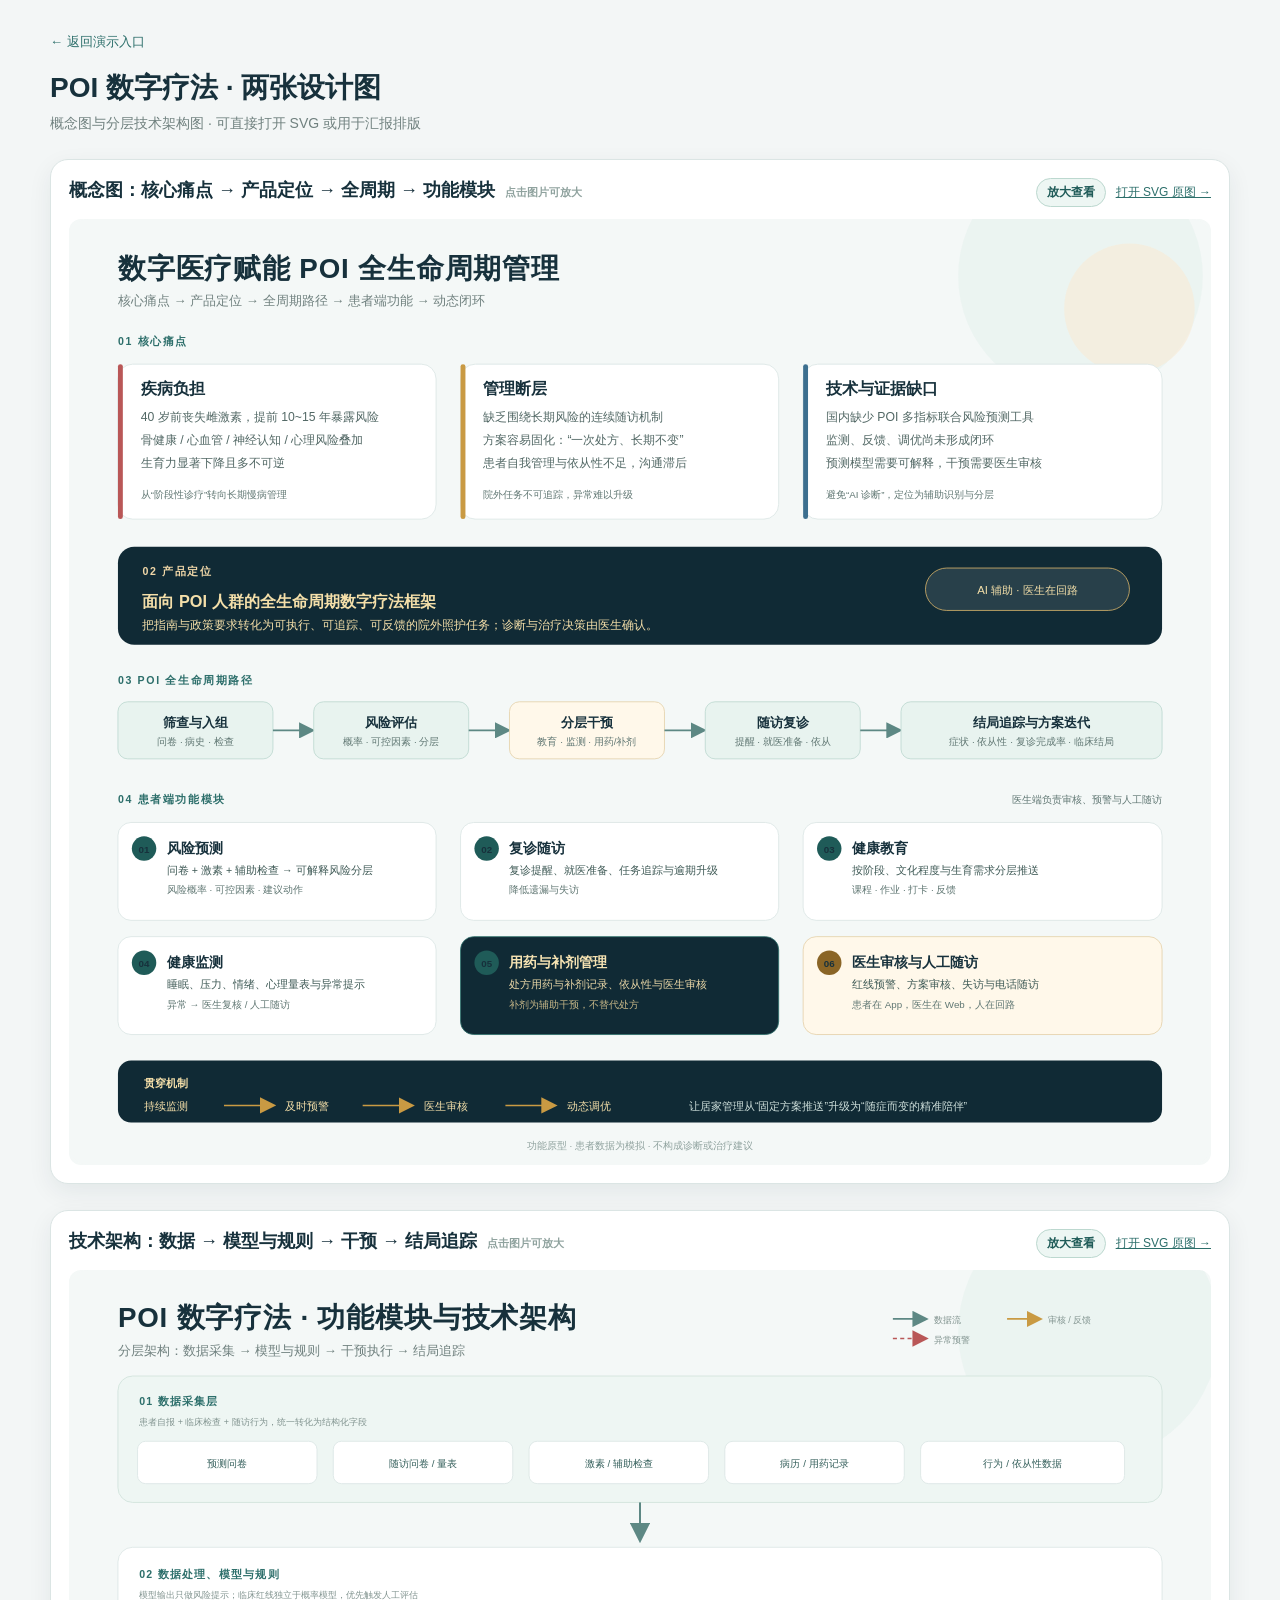
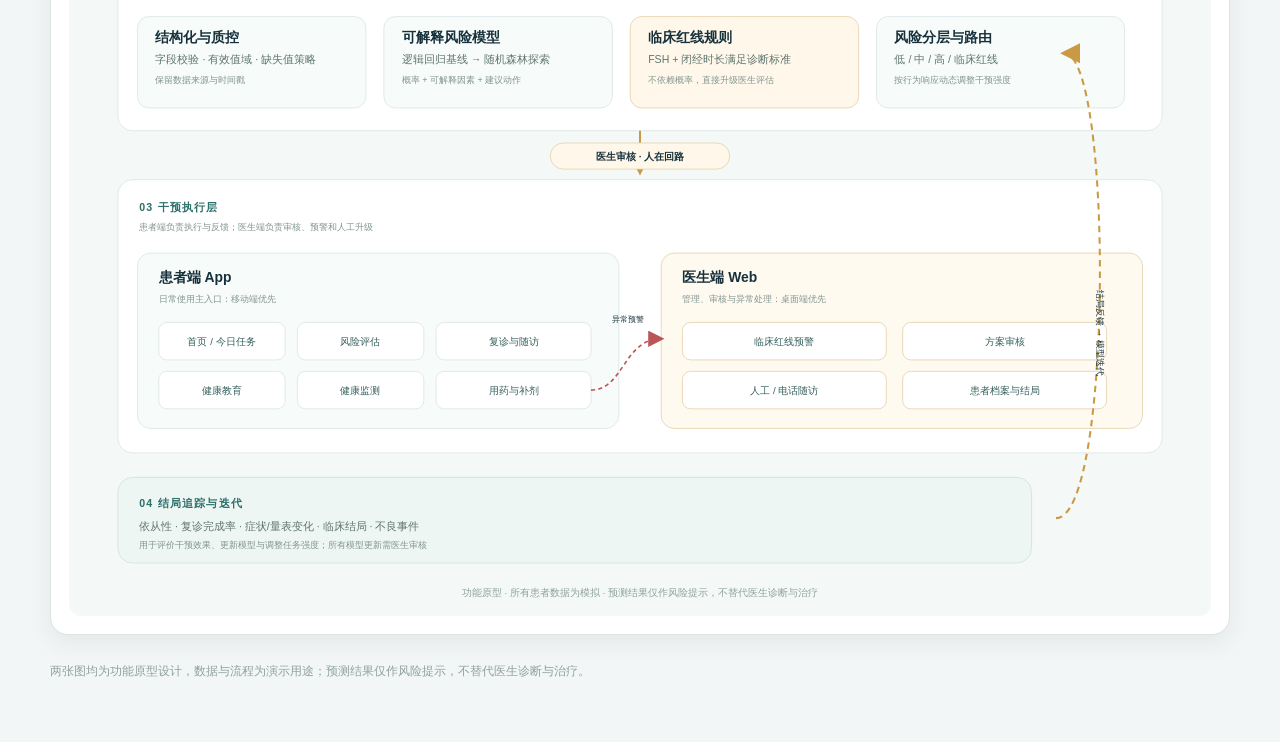
<file: diagrams.html>
<!DOCTYPE html>
<html lang="zh-CN">
<head>
  <meta charset="UTF-8" />
  <meta name="viewport" content="width=device-width, initial-scale=1.0" />
  <title>POI 数字疗法 · 设计图</title>
  <style>
    * { box-sizing: border-box; }
    html, body {
      overscroll-behavior-x: none;
    }
    body {
      margin: 0;
      padding: 32px 18px 60px;
      background: #f3f6f6;
      color: #17313c;
      font-family: "Microsoft YaHei", "PingFang SC", Arial, sans-serif;
    }
    .wrap { max-width: 1180px; margin: 0 auto; }
    .back {
      display: inline-block;
      margin-bottom: 18px;
      color: #2d6f6b;
      font-size: 13px;
      text-decoration: none;
    }
    h1 { margin: 0 0 8px; font-size: 28px; }
    .subtitle { margin: 0 0 26px; color: #70817f; font-size: 14px; }
    .diagram-card {
      margin-bottom: 26px;
      padding: 18px;
      border: 1px solid #dbe5e4;
      border-radius: 18px;
      background: #ffffff;
      box-shadow: 0 8px 24px rgba(16, 42, 53, 0.07);
    }
    .diagram-head {
      display: flex;
      align-items: baseline;
      justify-content: space-between;
      gap: 16px;
      margin-bottom: 12px;
    }
    .diagram-head h2 { margin: 0; font-size: 18px; }
    .diagram-head a { color: #2d6f6b; font-size: 12px; }
    .diagram-head > div { display: flex; align-items: center; gap: 10px; flex-shrink: 0; }
    .zoom-btn {
      padding: 5px 10px;
      border: 1px solid #bcd8cf;
      border-radius: 999px;
      background: #edf6f3;
      color: #1f5b58;
      font-size: 12px;
      font-weight: 700;
    }
    .diagram-card img {
      display: block;
      width: 100%;
      height: auto;
      border-radius: 12px;
      background: #f4f8f7;
      cursor: zoom-in;
    }
    .zoom-hint {
      display: inline-block;
      margin-left: 10px;
      color: #8fa29e;
      font-size: 11px;
    }
    .lightbox {
      position: fixed;
      inset: 0;
      z-index: 100;
      display: flex;
      align-items: center;
      justify-content: center;
      padding: 14px;
      background: rgba(8, 26, 33, 0.9);
      overflow: hidden;
      overscroll-behavior: contain;
    }
    .lightbox.hidden {
      display: none;
    }
    .lightbox img {
      max-width: 96vw;
      max-height: 88vh;
      border-radius: 10px;
      background: #ffffff;
      box-shadow: 0 20px 60px rgba(0, 0, 0, 0.4);
      touch-action: none;
      cursor: grab;
      transform-origin: center center;
      user-select: none;
      -webkit-user-drag: none;
    }
    .lightbox img.dragging {
      cursor: grabbing;
    }
    .lightbox-close {
      position: absolute;
      top: 16px;
      right: 18px;
      width: 36px;
      height: 36px;
      border: 1px solid rgba(255, 255, 255, 0.35);
      border-radius: 50%;
      background: rgba(255, 255, 255, 0.12);
      color: #ffffff;
      font-size: 22px;
      line-height: 1;
      cursor: pointer;
    }
    .lightbox-back {
      position: absolute;
      top: 16px;
      left: 18px;
      height: 36px;
      padding: 0 14px;
      border: 1px solid rgba(255, 255, 255, 0.35);
      border-radius: 18px;
      background: rgba(255, 255, 255, 0.12);
      color: #ffffff;
      font-size: 13px;
      cursor: pointer;
    }
    .lightbox-toolbar {
      position: absolute;
      left: 50%;
      bottom: 20px;
      transform: translateX(-50%);
      display: flex;
      align-items: center;
      gap: 6px;
      padding: 6px;
      border: 1px solid rgba(255, 255, 255, 0.28);
      border-radius: 999px;
      background: rgba(16, 42, 53, 0.9);
      color: #ffffff;
    }
    .lightbox-toolbar button {
      min-width: 32px;
      height: 30px;
      border: none;
      border-radius: 999px;
      background: rgba(255, 255, 255, 0.12);
      color: #ffffff;
      font-size: 15px;
    }
    #zoom-level {
      min-width: 48px;
      text-align: center;
      font-size: 11px;
      color: #d8e6e2;
    }
    .zoom-tip {
      position: absolute;
      top: 18px;
      left: 50%;
      transform: translateX(-50%);
      color: rgba(255, 255, 255, 0.72);
      font-size: 11px;
      white-space: nowrap;
    }
    .note {
      margin: 18px 0 0;
      color: #8fa29e;
      font-size: 12px;
      line-height: 1.7;
    }
    @media (max-width: 640px) {
      .diagram-head {
        flex-direction: column;
        align-items: flex-start;
      }
      .diagram-head > div {
        flex-wrap: wrap;
      }
      .zoom-hint {
        display: block;
        margin: 4px 0 0;
      }
      .zoom-tip {
        top: 60px;
      }
    }
  </style>
</head>
<body>
  <div class="wrap">
    <a class="back" href="index.html">← 返回演示入口</a>
    <h1>POI 数字疗法 · 两张设计图</h1>
    <p class="subtitle">概念图与分层技术架构图 · 可直接打开 SVG 或用于汇报排版</p>

    <section class="diagram-card">
      <div class="diagram-head">
        <h2>概念图：核心痛点 → 产品定位 → 全周期 → 功能模块<span class="zoom-hint">点击图片可放大</span></h2>
        <div>
          <button class="zoom-btn" data-src="assets/poi-concept-map.svg?v=4">放大查看</button>
          <a href="assets/poi-concept-map.svg?v=4" target="_blank" rel="noopener">打开 SVG 原图 →</a>
        </div>
      </div>
      <img src="assets/poi-concept-map.svg?v=4" alt="POI 数字疗法概念图" />
    </section>

    <section class="diagram-card">
      <div class="diagram-head">
        <h2>技术架构：数据 → 模型与规则 → 干预 → 结局追踪<span class="zoom-hint">点击图片可放大</span></h2>
        <div>
          <button class="zoom-btn" data-src="assets/poi-tech-architecture.svg?v=4">放大查看</button>
          <a href="assets/poi-tech-architecture.svg?v=4" target="_blank" rel="noopener">打开 SVG 原图 →</a>
        </div>
      </div>
      <img src="assets/poi-tech-architecture.svg?v=4" alt="POI 数字疗法技术架构图" />
    </section>

    <p class="note">
      两张图均为功能原型设计，数据与流程为演示用途；预测结果仅作风险提示，不替代医生诊断与治疗。
    </p>
  </div>

  <div id="lightbox" class="lightbox hidden" role="dialog" aria-modal="true" aria-label="图片放大预览">
    <button id="lightbox-back" class="lightbox-back">← 返回设计图</button>
    <button id="lightbox-close" class="lightbox-close" aria-label="关闭">×</button>
    <div class="zoom-tip">双指缩放 · 拖动查看 · 左滑关闭 · 双击复位</div>
    <img id="lightbox-img" alt="设计图放大预览" />
    <div class="lightbox-toolbar" aria-label="缩放工具">
      <button id="zoom-out" aria-label="缩小">−</button>
      <span id="zoom-level">100%</span>
      <button id="zoom-in" aria-label="放大">＋</button>
      <button id="zoom-reset" aria-label="重置缩放">重置</button>
    </div>
  </div>

  <script>
    const lightbox = document.getElementById("lightbox");
    const lightboxImg = document.getElementById("lightbox-img");
    const zoomLevel = document.getElementById("zoom-level");
    const pointers = new Map();
    let lightboxHistoryOpen = false;

    let scale = 1;
    let panX = 0;
    let panY = 0;
    let startX = 0;
    let startY = 0;
    let originX = 0;
    let originY = 0;
    let startScale = 1;
    let pinchStartDistance = 0;
    let swipeStartX = 0;
    let swipeStartY = 0;

    function applyTransform() {
      lightboxImg.style.transform = `translate(${panX}px, ${panY}px) scale(${scale})`;
      zoomLevel.textContent = Math.round(scale * 100) + "%";
    }

    function resetZoom() {
      scale = 1;
      panX = 0;
      panY = 0;
      applyTransform();
    }

    function setZoom(nextScale) {
      scale = Math.min(5, Math.max(1, nextScale));
      if (scale === 1) {
        panX = 0;
        panY = 0;
      }
      applyTransform();
    }

    function openLightbox(src, alt) {
      const wasHidden = lightbox.classList.contains("hidden");
      lightboxImg.src = src;
      lightboxImg.alt = alt || "设计图放大预览";
      resetZoom();
      lightbox.classList.remove("hidden");
      if (wasHidden) {
        history.pushState({ lightbox: true }, "", "#design-preview");
        lightboxHistoryOpen = true;
      }
    }

    document.querySelectorAll(".diagram-card img").forEach(image => {
      image.addEventListener("click", () => {
        openLightbox(image.src, image.alt);
      });
    });

    document.querySelectorAll(".zoom-btn").forEach(button => {
      button.addEventListener("click", () => {
        openLightbox(button.dataset.src, "设计图放大预览");
      });
    });

    function hideLightbox() {
      lightbox.classList.add("hidden");
      lightboxImg.removeAttribute("src");
      pointers.clear();
      resetZoom();
    }

    function closeLightbox() {
      const shouldGoBack = lightboxHistoryOpen;
      lightboxHistoryOpen = false;
      hideLightbox();
      if (shouldGoBack) history.back();
    }

    document.getElementById("lightbox-back").addEventListener("click", closeLightbox);
    document.getElementById("lightbox-close").addEventListener("click", closeLightbox);
    document.getElementById("zoom-in").addEventListener("click", () => setZoom(scale + 0.5));
    document.getElementById("zoom-out").addEventListener("click", () => setZoom(scale - 0.5));
    document.getElementById("zoom-reset").addEventListener("click", resetZoom);

    lightbox.addEventListener("click", event => {
      if (event.target === lightbox) closeLightbox();
    });

    lightbox.addEventListener("wheel", event => {
      if (lightbox.classList.contains("hidden")) return;
      event.preventDefault();
      setZoom(scale + (event.deltaY < 0 ? 0.2 : -0.2));
    }, { passive: false });

    lightboxImg.addEventListener("dblclick", () => {
      if (scale > 1) resetZoom();
      else setZoom(2);
    });

    lightboxImg.addEventListener("pointerdown", event => {
      event.preventDefault();
      lightboxImg.setPointerCapture(event.pointerId);
      pointers.set(event.pointerId, { x: event.clientX, y: event.clientY });

      if (pointers.size === 1) {
        startX = event.clientX;
        startY = event.clientY;
        swipeStartX = event.clientX;
        swipeStartY = event.clientY;
        originX = panX;
        originY = panY;
        lightboxImg.classList.add("dragging");
      } else if (pointers.size === 2) {
        const points = Array.from(pointers.values());
        pinchStartDistance = Math.hypot(points[0].x - points[1].x, points[0].y - points[1].y);
        startScale = scale;
      }
    });

    lightboxImg.addEventListener("pointermove", event => {
      if (!pointers.has(event.pointerId)) return;
      pointers.set(event.pointerId, { x: event.clientX, y: event.clientY });

      if (pointers.size === 1 && scale > 1) {
        panX = originX + event.clientX - startX;
        panY = originY + event.clientY - startY;
        applyTransform();
      } else if (pointers.size === 2 && pinchStartDistance > 0) {
        const points = Array.from(pointers.values());
        const distance = Math.hypot(points[0].x - points[1].x, points[0].y - points[1].y);
        setZoom(startScale * (distance / pinchStartDistance));
      }
    });

    function endPointer(event) {
      // 在原始比例下向左滑动超过 80px：关闭预览，提供不依赖浏览器返回键的退出路径
      if (
        pointers.size === 1 &&
        scale === 1 &&
        event.clientX - swipeStartX < -80 &&
        Math.abs(event.clientY - swipeStartY) < 60
      ) {
        closeLightbox();
        return;
      }

      pointers.delete(event.pointerId);
      if (pointers.size < 2) pinchStartDistance = 0;
      if (pointers.size === 0) {
        lightboxImg.classList.remove("dragging");
      } else if (pointers.size === 1) {
        const remaining = Array.from(pointers.values())[0];
        startX = remaining.x;
        startY = remaining.y;
        originX = panX;
        originY = panY;
      }
    }

    lightboxImg.addEventListener("pointerup", endPointer);
    lightboxImg.addEventListener("pointercancel", endPointer);

    document.addEventListener("keydown", event => {
      if (event.key === "Escape" && !lightbox.classList.contains("hidden")) {
        closeLightbox();
      }
    });

    // 手机侧滑返回：先关闭图片预览，而不是离开设计图页面
    window.addEventListener("popstate", () => {
      if (!lightbox.classList.contains("hidden")) {
        lightboxHistoryOpen = false;
        hideLightbox();
      }
    });
  </script>
</body>
</html>
</file>
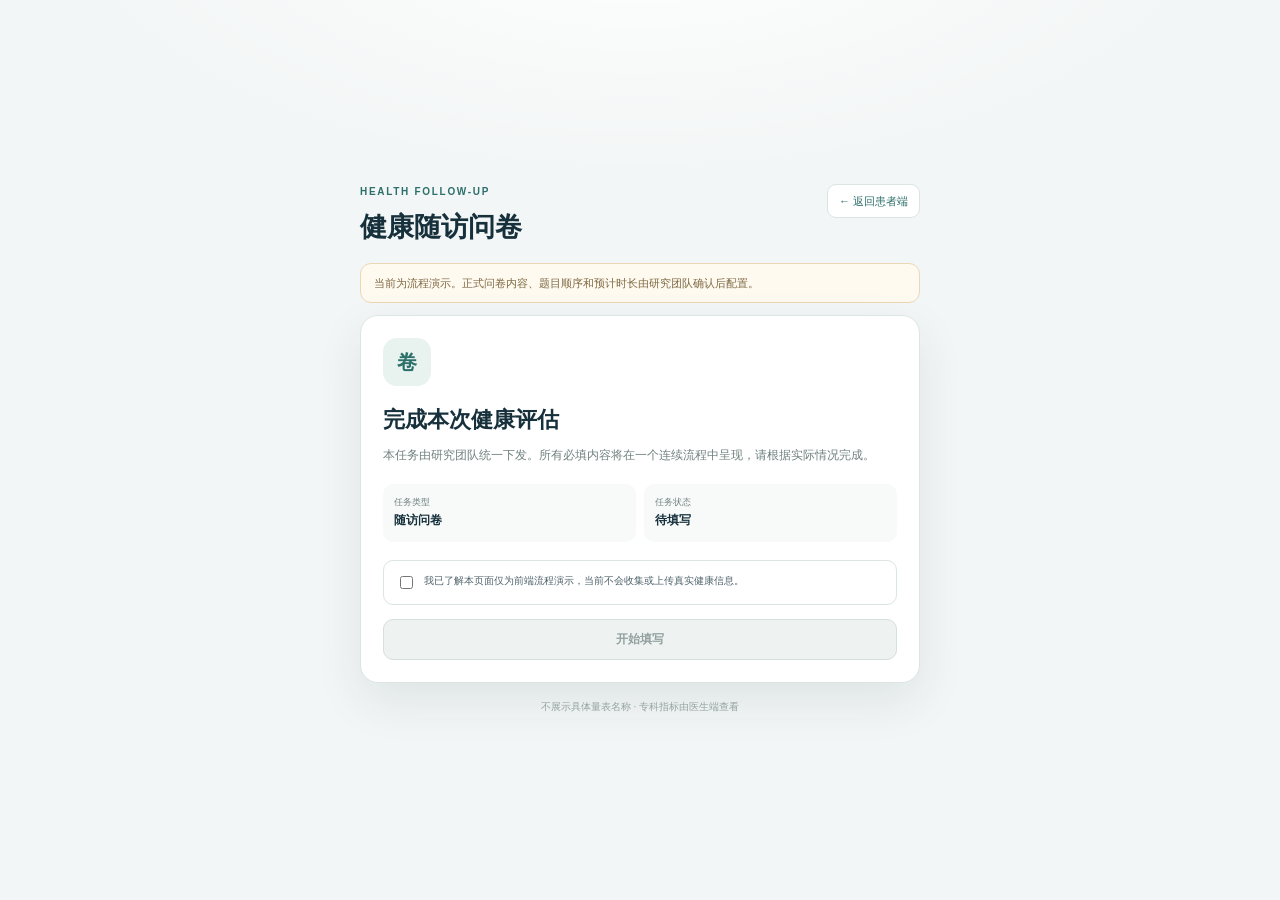
<file: patient-survey.html>
<!DOCTYPE html>
<html lang="zh-CN">
<head>
  <meta charset="UTF-8" />
  <meta name="viewport" content="width=device-width, initial-scale=1.0" />
  <title>健康随访问卷</title>
  <style>
    :root {
      --ink: #17313c;
      --navy: #102a35;
      --teal: #2d6f6b;
      --mint: #e8f3ef;
      --gold: #c99a43;
      --line: #dbe5e4;
      --muted: #70817f;
      --bg: #f3f6f6;
    }
    * { box-sizing: border-box; }
    html, body {
      width: 100%;
      overflow-x: hidden;
    }
    body {
      min-height: 100vh;
      display: grid;
      place-items: center;
      margin: 0;
      padding: 20px;
      background:
        radial-gradient(850px 400px at 50% -100px, #ffffff 0%, rgba(255, 255, 255, 0) 70%),
        var(--bg);
      color: var(--ink);
      font-family: "Microsoft YaHei", "PingFang SC", Arial, sans-serif;
      line-height: 1.65;
    }
    .task-shell {
      width: min(560px, 100%);
      max-width: 100%;
      min-width: 0;
    }
    .header {
      display: flex;
      align-items: flex-start;
      justify-content: space-between;
      gap: 16px;
      margin-bottom: 14px;
    }
    .eyebrow {
      margin: 0 0 4px;
      color: var(--teal);
      font-size: 10px;
      font-weight: 800;
      letter-spacing: 1.7px;
    }
    h1 { margin: 0; font-size: 27px; }
    .back {
      flex-shrink: 0;
      padding: 7px 11px;
      border: 1px solid var(--line);
      border-radius: 9px;
      background: #fff;
      color: var(--teal);
      font-size: 11px;
      text-decoration: none;
    }
    .banner {
      max-width: 100%;
      margin-bottom: 12px;
      padding: 10px 13px;
      border: 1px solid #ead8b4;
      border-radius: 11px;
      background: #fffaf0;
      color: #7e6842;
      font-size: 11px;
    }
    .task-card {
      width: 100%;
      max-width: 100%;
      min-width: 0;
      padding: 22px;
      border: 1px solid var(--line);
      border-radius: 18px;
      background: #fff;
      box-shadow: 0 18px 48px rgba(16, 42, 53, 0.09);
    }
    .task-mark {
      display: grid;
      width: 48px;
      height: 48px;
      place-items: center;
      margin-bottom: 16px;
      border-radius: 14px;
      background: var(--mint);
      color: var(--teal);
      font-size: 20px;
      font-weight: 800;
    }
    h2 { margin: 0 0 7px; font-size: 22px; }
    .lead { margin: 0; color: var(--muted); font-size: 12px; }
    .meta {
      display: grid;
      grid-template-columns: repeat(2, minmax(0, 1fr));
      gap: 8px;
      margin: 18px 0;
    }
    .meta div {
      padding: 11px;
      border-radius: 10px;
      background: #f7faf9;
    }
    .meta span { display: block; color: var(--muted); font-size: 9px; }
    .meta strong { display: block; margin-top: 2px; font-size: 12px; }
    .consent {
      display: flex;
      align-items: flex-start;
      gap: 8px;
      padding: 12px;
      border: 1px solid var(--line);
      border-radius: 10px;
      color: #4e626a;
      font-size: 10px;
    }
    .consent input { margin-top: 3px; accent-color: var(--teal); }
    .consent span { min-width: 0; overflow-wrap: anywhere; }
    .start {
      width: 100%;
      margin-top: 14px;
      padding: 11px;
      border: 1px solid var(--teal);
      border-radius: 10px;
      background: var(--teal);
      color: #fff;
      font-size: 12px;
      font-weight: 800;
    }
    .start:disabled {
      border-color: #d5dfdd;
      background: #eef3f2;
      color: #92a09e;
      cursor: not-allowed;
    }
    .placeholder {
      display: none;
      margin-top: 13px;
      padding: 14px;
      border: 1px dashed #b7ceca;
      border-radius: 11px;
      background: #f6fbf9;
      color: #4d6869;
      font-size: 11px;
    }
    .placeholder.visible { display: block; }
    .placeholder strong { display: block; margin-bottom: 4px; color: var(--teal); }
    .footer {
      margin: 16px 0 0;
      color: #95a4a2;
      font-size: 10px;
      text-align: center;
    }
    @media (max-width: 520px) {
      body {
        display: block;
        padding: 16px 13px;
      }
      .task-shell {
        width: calc(100vw - 26px);
        max-width: calc(100vw - 26px);
      }
      .task-card,
      .banner,
      .header,
      .meta,
      .consent,
      .start {
        max-width: 100%;
      }
      .header { flex-direction: column; gap: 8px; }
      .meta { grid-template-columns: 1fr; }
      .task-card { padding: 18px; }
    }
  </style>
</head>
<body>
  <main class="task-shell">
    <header class="header">
      <div>
        <p class="eyebrow">HEALTH FOLLOW-UP</p>
        <h1>健康随访问卷</h1>
      </div>
      <a class="back" href="v021/app/index.html">← 返回患者端</a>
    </header>

    <div class="banner">
      当前为流程演示。正式问卷内容、题目顺序和预计时长由研究团队确认后配置。
    </div>

    <section class="task-card">
      <div class="task-mark">卷</div>
      <h2>完成本次健康评估</h2>
      <p class="lead">本任务由研究团队统一下发。所有必填内容将在一个连续流程中呈现，请根据实际情况完成。</p>

      <div class="meta">
        <div><span>任务类型</span><strong>随访问卷</strong></div>
        <div><span>任务状态</span><strong>待填写</strong></div>
      </div>

      <label class="consent">
        <input id="consent" type="checkbox" />
        <span>我已了解本页面仅为前端流程演示，当前不会收集或上传真实健康信息。</span>
      </label>
      <button id="start-survey" class="start" type="button" disabled>开始填写</button>
      <div id="placeholder" class="placeholder">
        <strong>患者端问卷入口已统一</strong>
        当前尚未接入研究团队确认后的正式题目集合。完成后请返回患者端任务列表模拟提交。
      </div>
    </section>

    <p class="footer">不展示具体量表名称 · 专科指标由医生端查看</p>
  </main>

  <script>
    const consent = document.getElementById("consent");
    const start = document.getElementById("start-survey");
    const placeholder = document.getElementById("placeholder");

    consent.addEventListener("change", () => {
      start.disabled = !consent.checked;
    });

    start.addEventListener("click", () => {
      placeholder.classList.add("visible");
      start.textContent = "填写入口已打开";
      start.disabled = true;
    });
  </script>
</body>
</html>
</file>
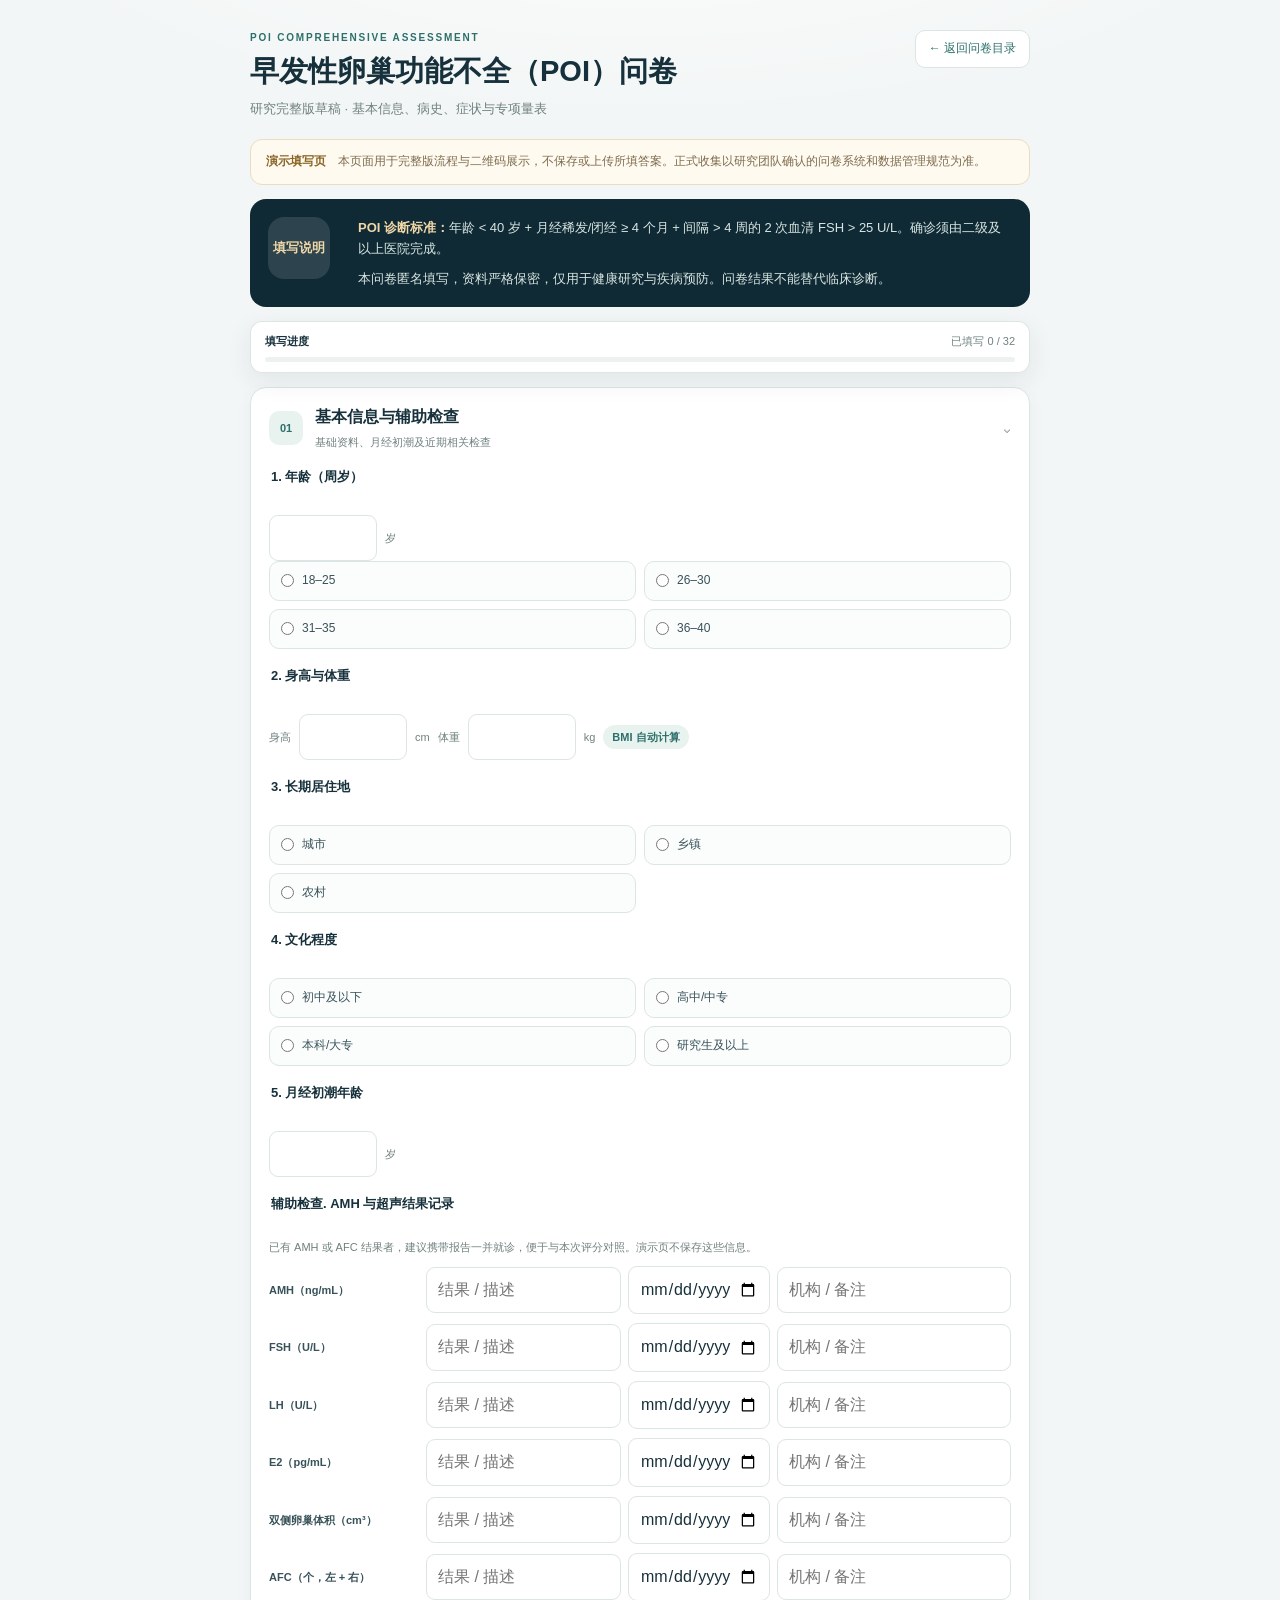
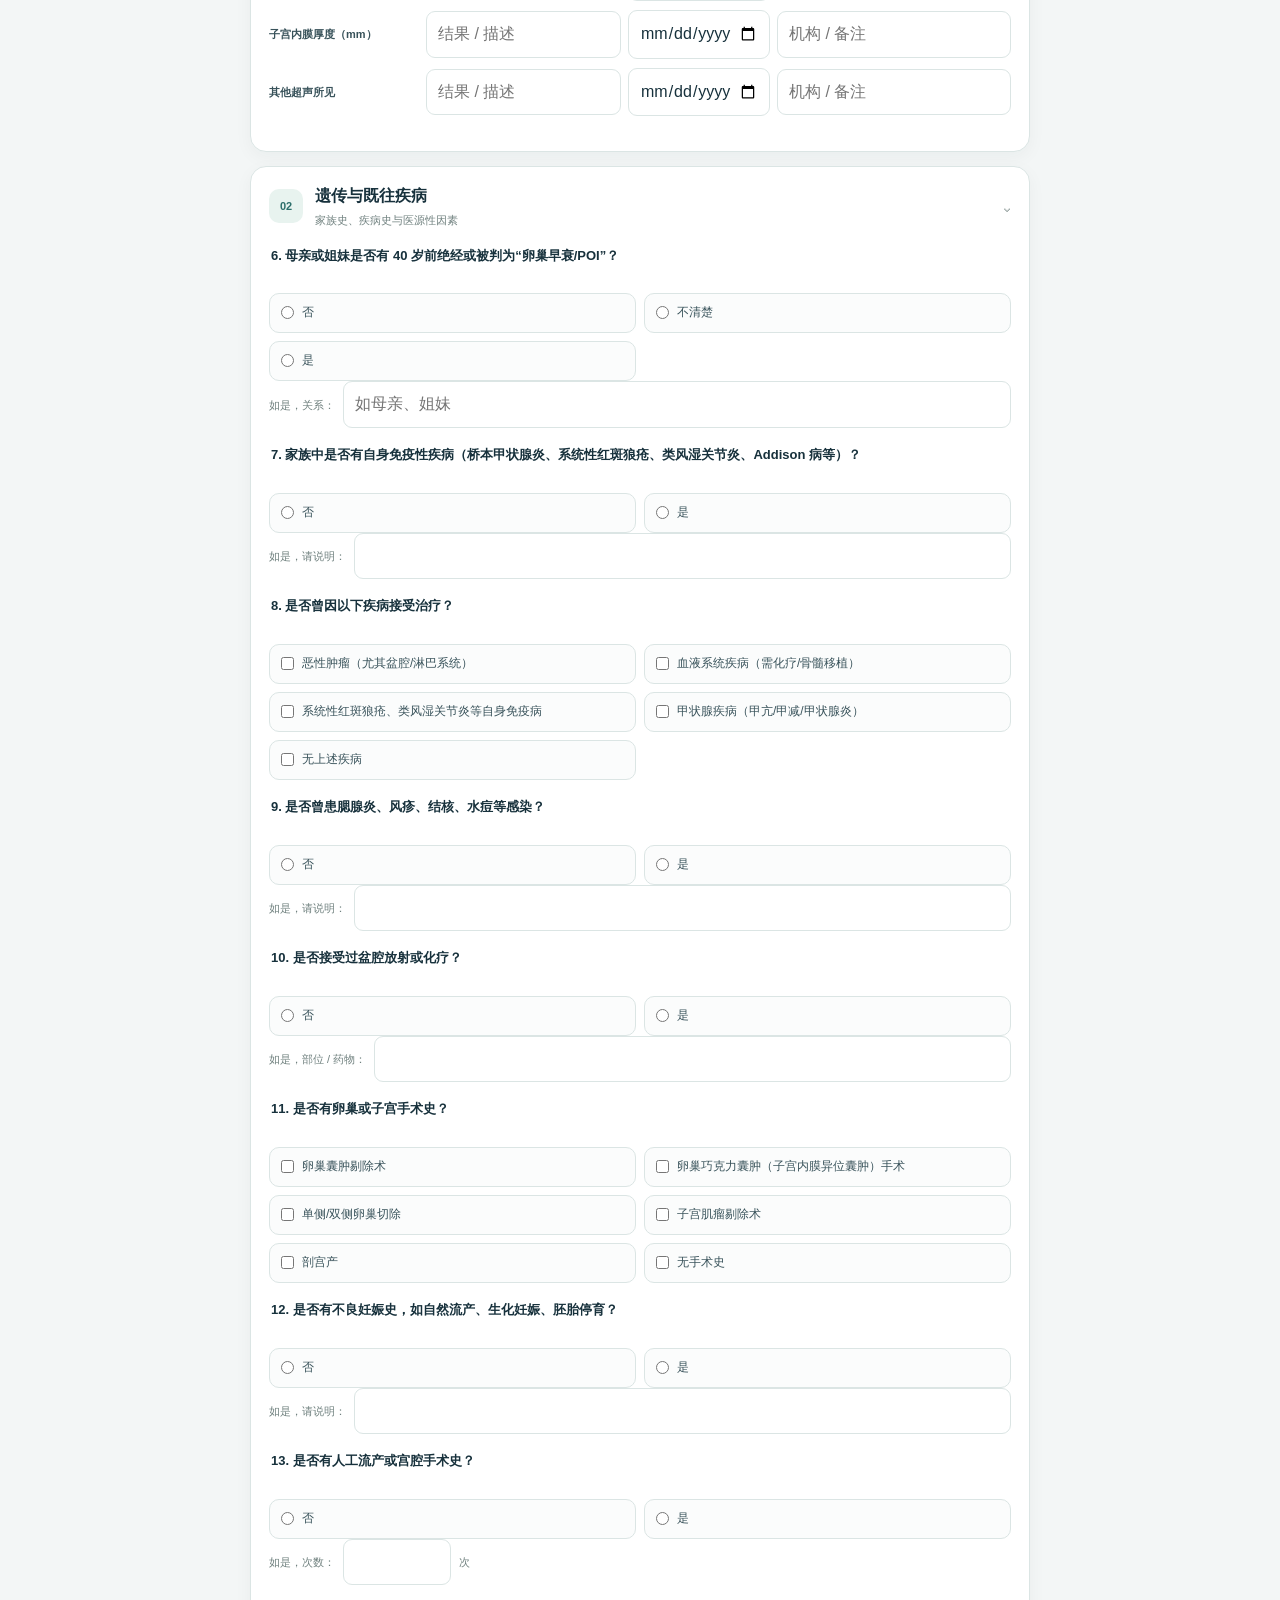
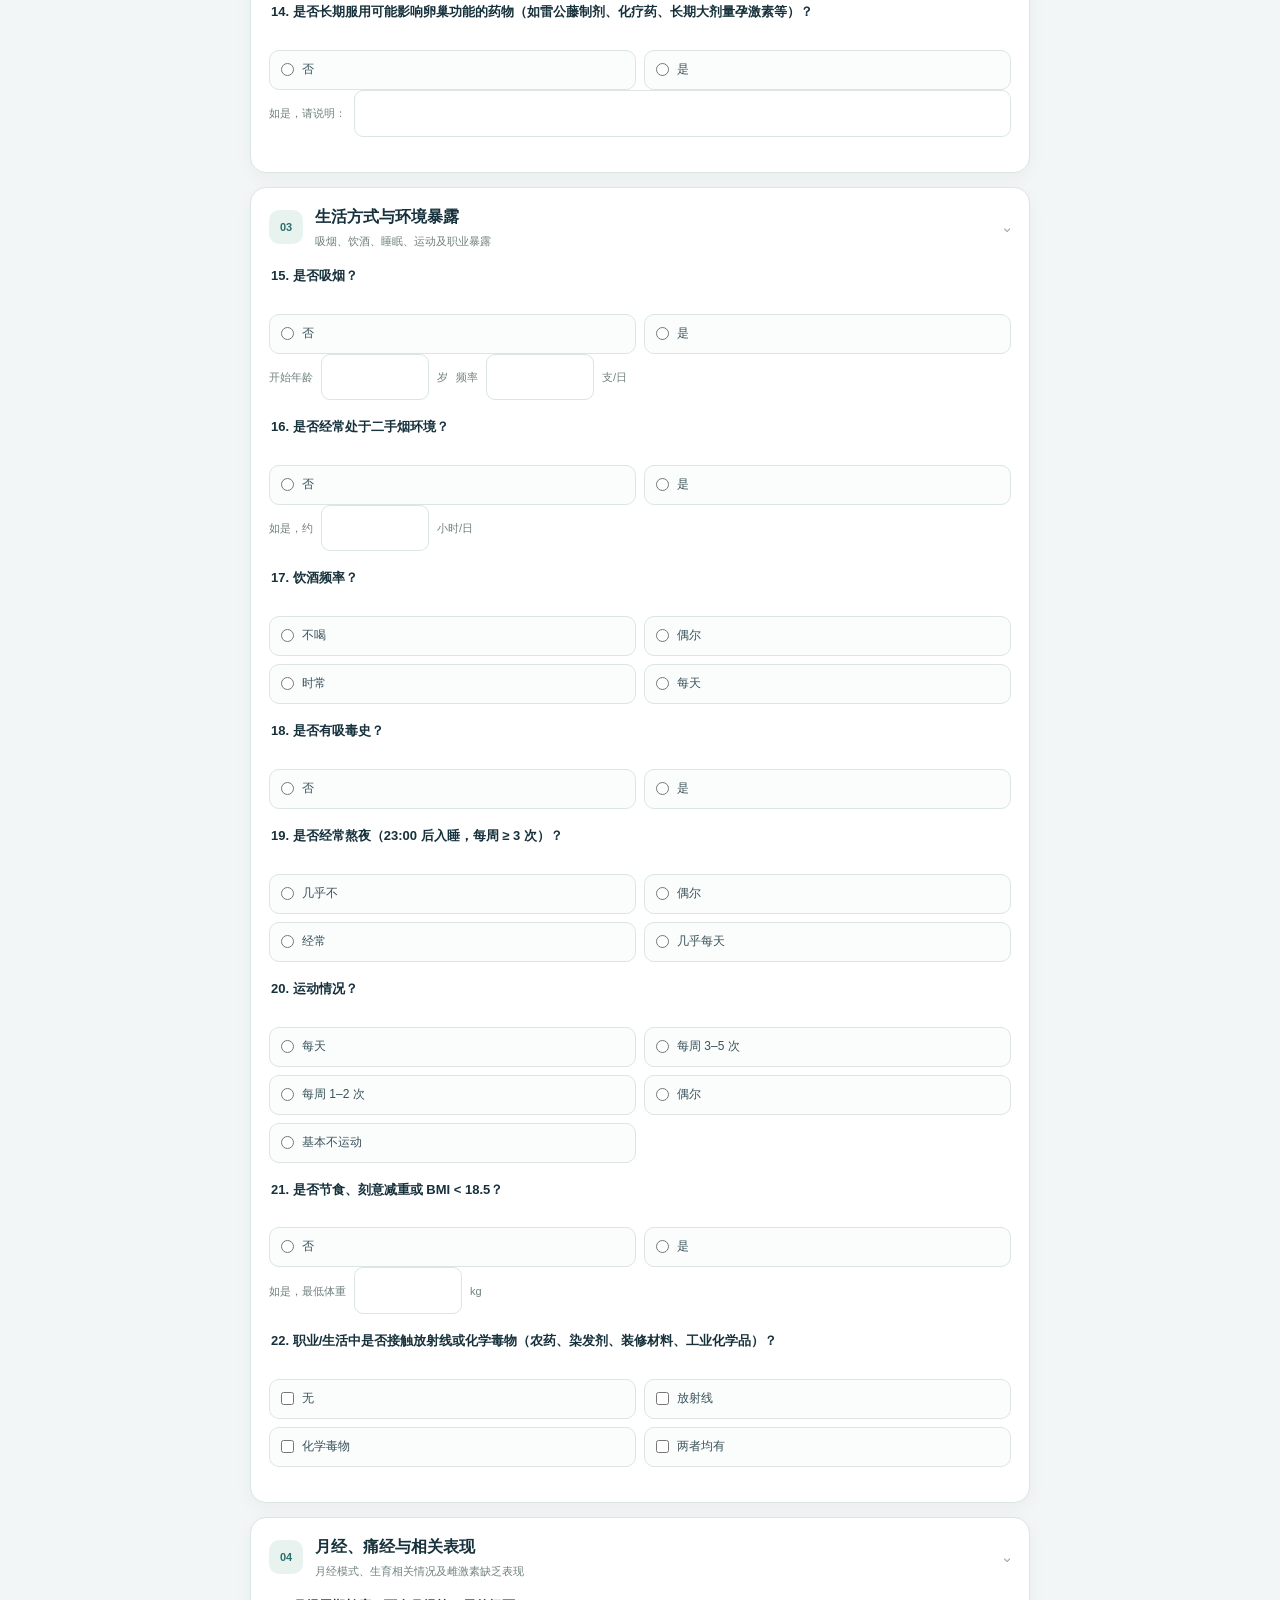
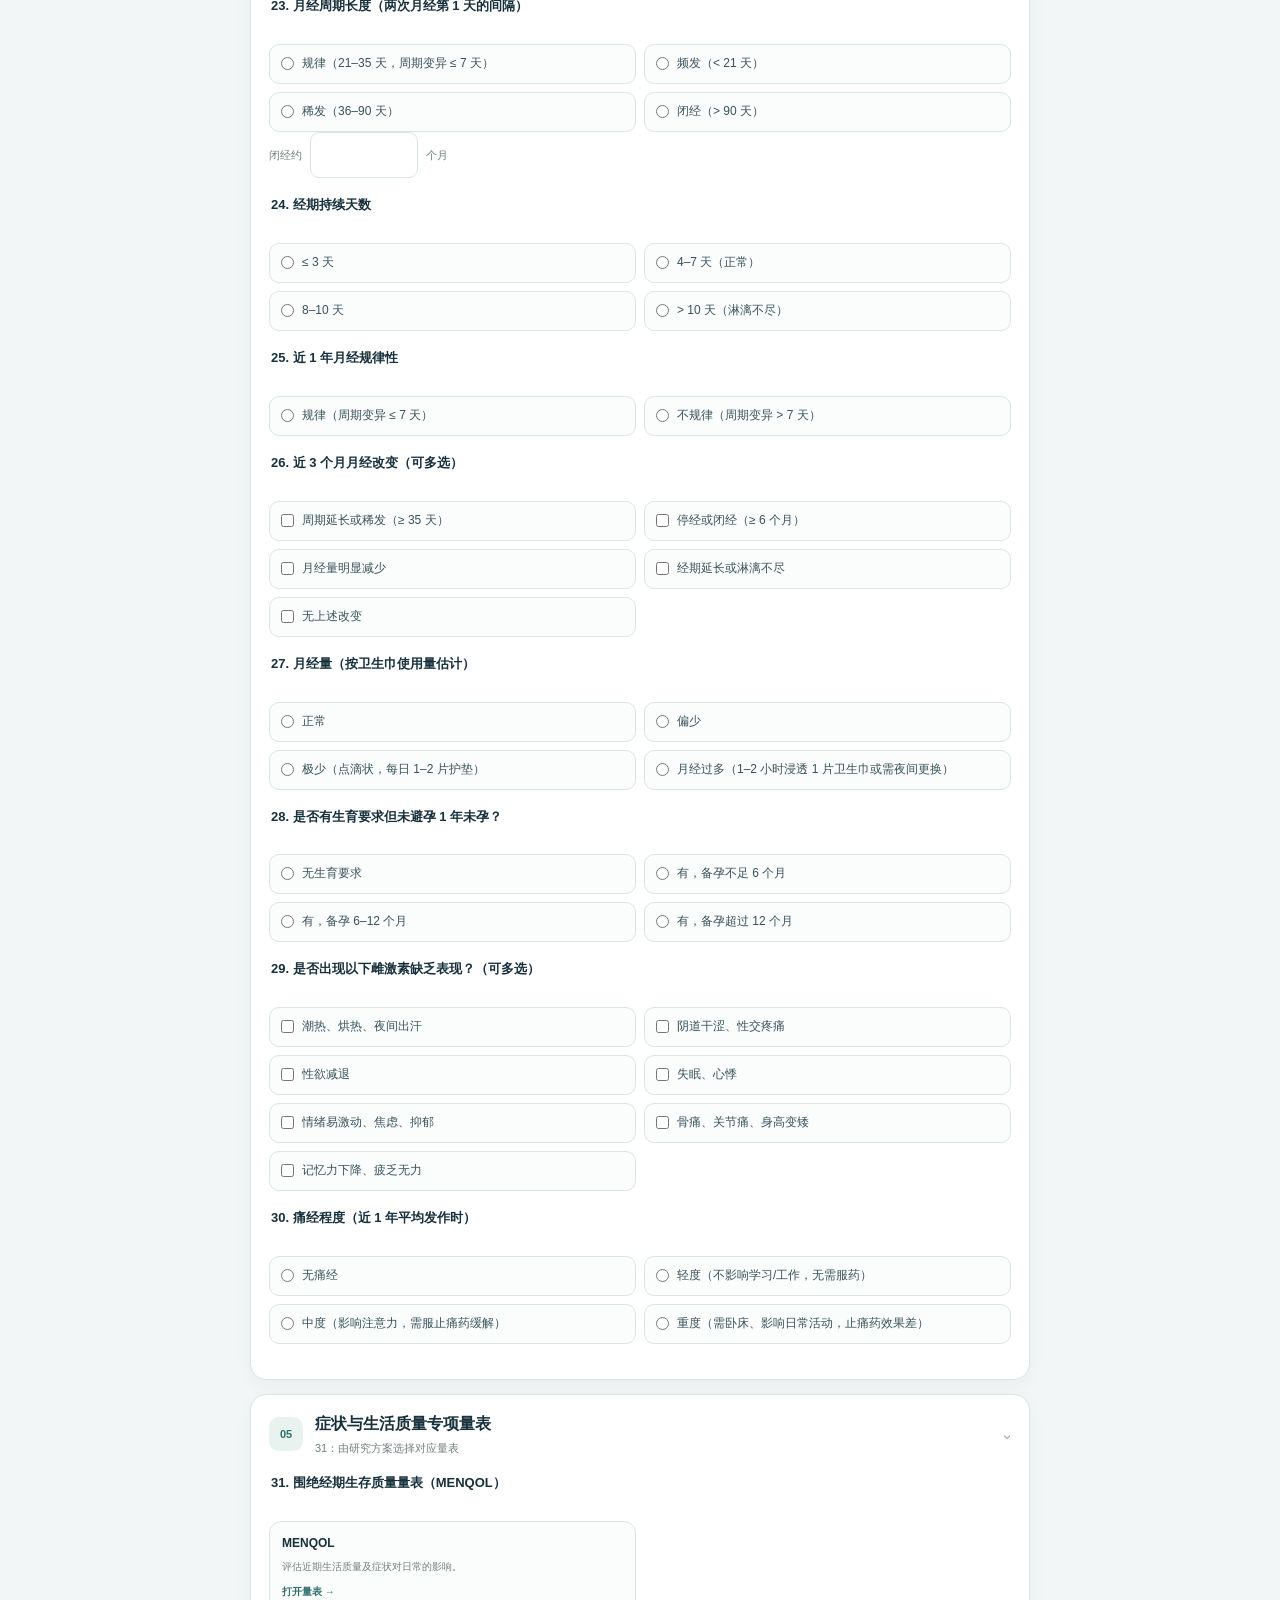
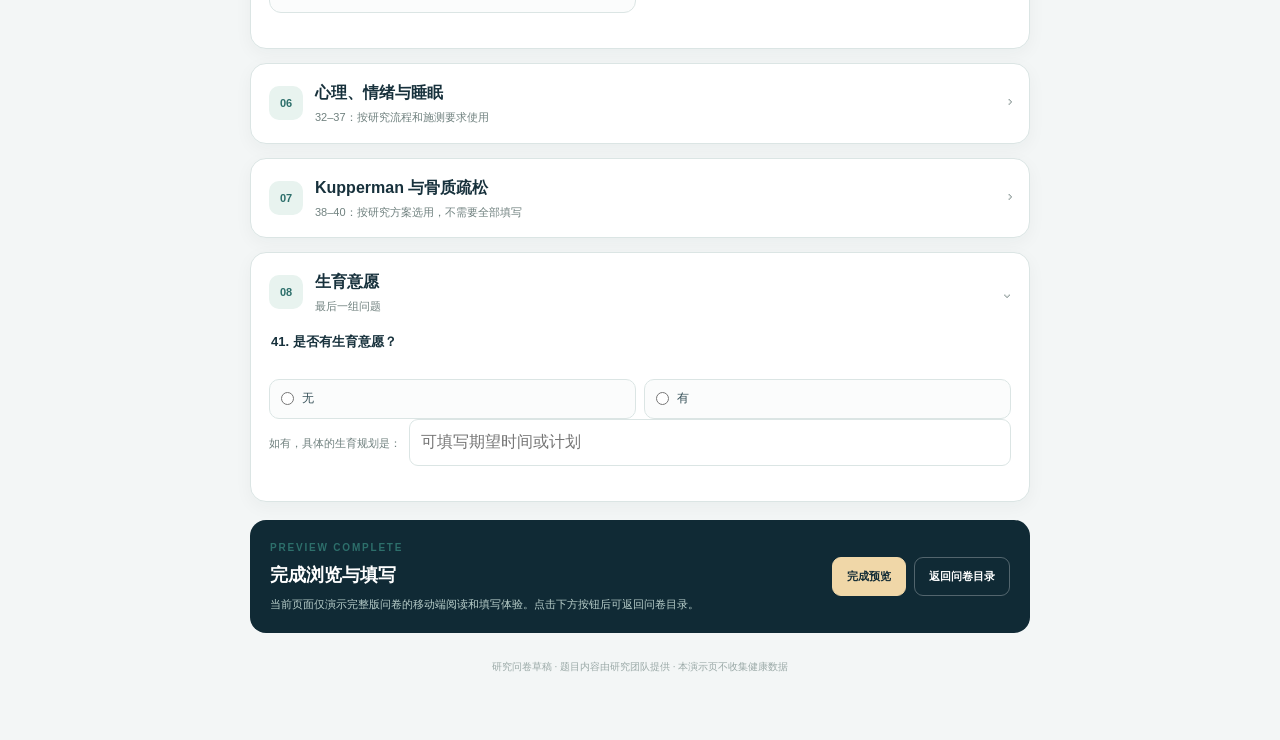
<file: survey-full.html>
<!DOCTYPE html>
<html lang="zh-CN">
<head>
  <meta charset="UTF-8" />
  <meta name="viewport" content="width=device-width, initial-scale=1.0" />
  <title>POI 综合问卷（研究完整版）</title>
  <link rel="stylesheet" href="survey-full.css?v=1" />
</head>
<body>
  <div class="full-shell">
    <header class="page-header">
      <div>
        <p class="eyebrow">POI COMPREHENSIVE ASSESSMENT</p>
        <h1>早发性卵巢功能不全（POI）问卷</h1>
        <p class="subtitle">研究完整版草稿 · 基本信息、病史、症状与专项量表</p>
      </div>
      <a class="back-link" href="survey.html">← 返回问卷目录</a>
    </header>

    <div class="draft-banner">
      <strong>演示填写页</strong>
      <span>本页面用于完整版流程与二维码展示，不保存或上传所填答案。正式收集以研究团队确认的问卷系统和数据管理规范为准。</span>
    </div>

    <section class="form-intro">
      <div class="intro-label">填写说明</div>
      <div>
        <p><strong>POI 诊断标准：</strong>年龄 &lt; 40 岁 + 月经稀发/闭经 ≥ 4 个月 + 间隔 &gt; 4 周的 2 次血清 FSH &gt; 25 U/L。确诊须由二级及以上医院完成。</p>
        <p>本问卷匿名填写，资料严格保密，仅用于健康研究与疾病预防。问卷结果不能替代临床诊断。</p>
      </div>
    </section>

    <div class="progress-card">
      <div>
        <strong>填写进度</strong>
        <span id="progress-text">已填写 0 / 0</span>
      </div>
      <div class="progress-track" aria-hidden="true">
        <span id="progress-bar"></span>
      </div>
    </div>

    <main id="survey-form" class="survey-form"></main>

    <section class="completion-card">
      <div>
        <p class="eyebrow">PREVIEW COMPLETE</p>
        <h2>完成浏览与填写</h2>
        <p>当前页面仅演示完整版问卷的移动端阅读和填写体验。点击下方按钮后可返回问卷目录。</p>
      </div>
      <div class="completion-actions">
        <button id="complete-preview" class="primary-btn" type="button">完成预览</button>
        <a class="secondary-btn" href="survey.html">返回问卷目录</a>
      </div>
    </section>

    <p class="footer-note">研究问卷草稿 · 题目内容由研究团队提供 · 本演示页不收集健康数据</p>
  </div>

  <div id="toast" class="toast hidden" role="status" aria-live="polite"></div>
  <script src="survey.js?v=6"></script>
  <script src="survey-full.js?v=3"></script>
</body>
</html>
</file>
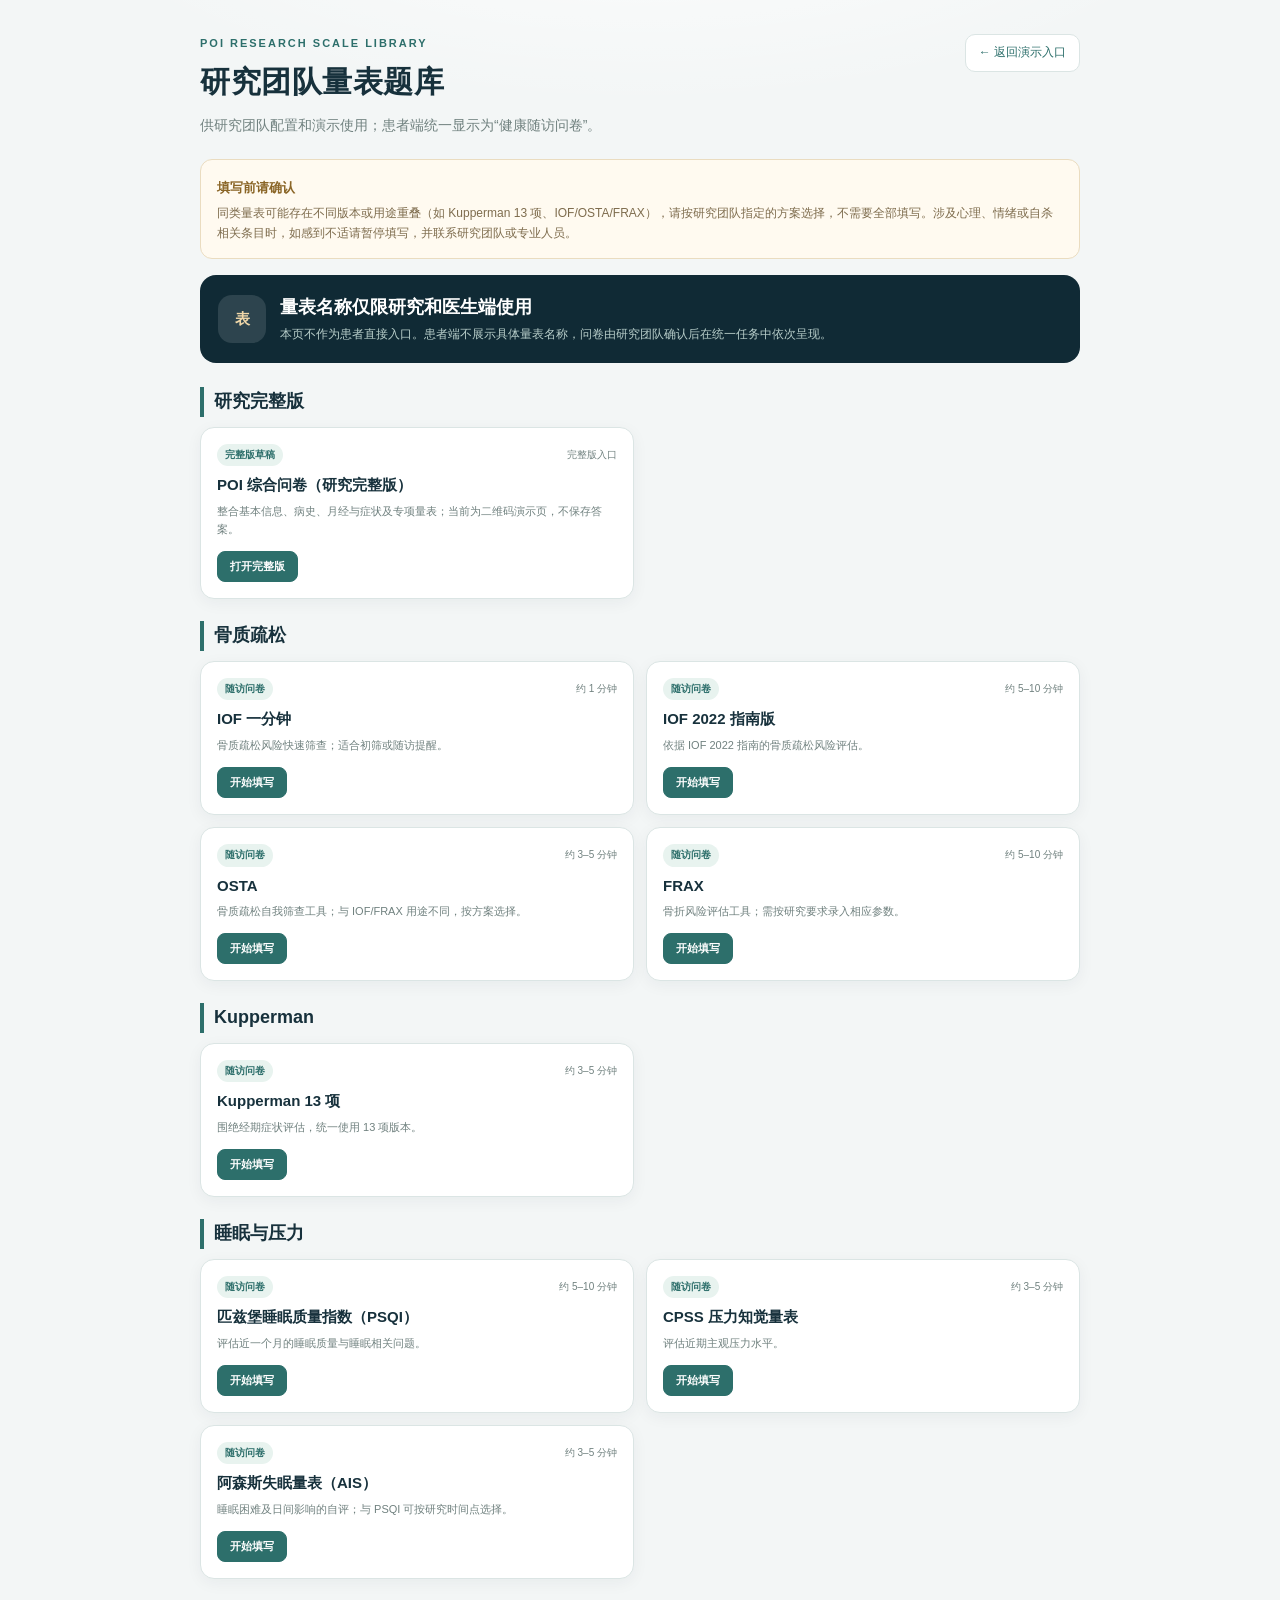
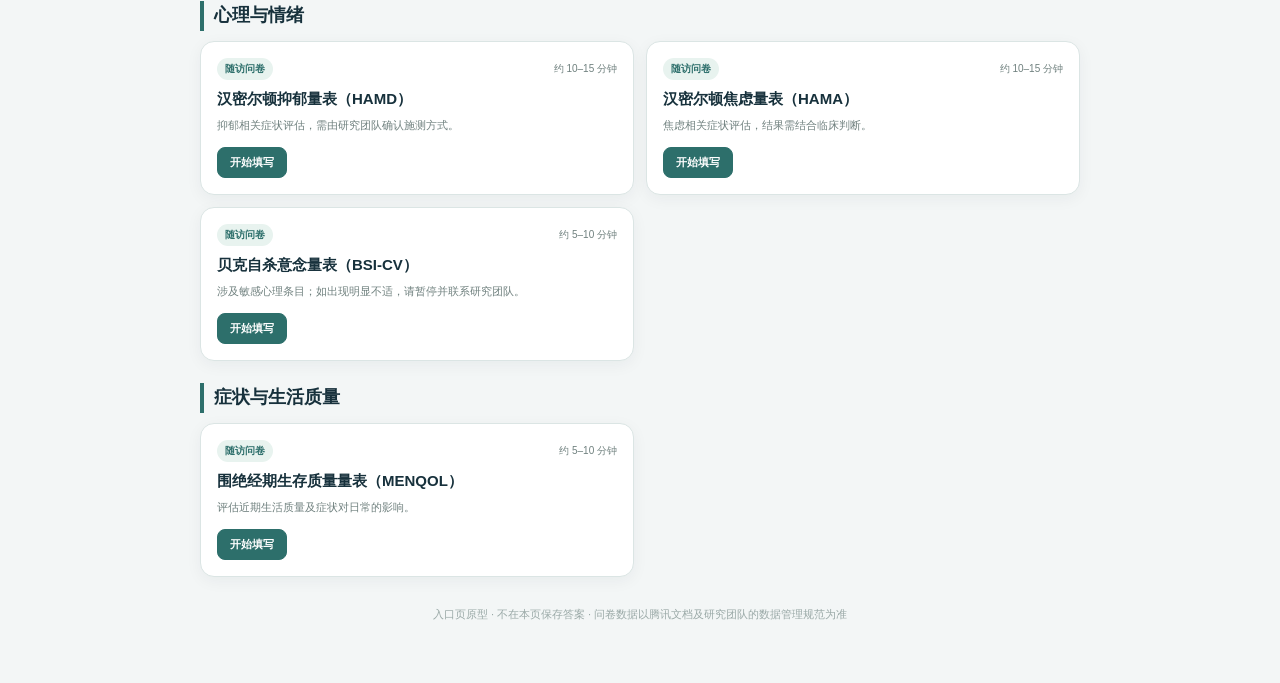
<file: survey.html>
<!DOCTYPE html>
<html lang="zh-CN">
<head>
  <meta charset="UTF-8" />
  <meta name="viewport" content="width=device-width, initial-scale=1.0" />
  <title>POI 研究团队量表题库</title>
  <link rel="stylesheet" href="survey.css?v=4" />
</head>
<body>
  <div class="survey-shell">
    <header class="survey-header">
      <div>
        <p class="eyebrow">POI RESEARCH SCALE LIBRARY</p>
        <h1>研究团队量表题库</h1>
        <p class="subtitle">供研究团队配置和演示使用；患者端统一显示为“健康随访问卷”。</p>
      </div>
      <a class="back-link" href="index.html">← 返回演示入口</a>
    </header>

    <div class="notice">
      <strong>填写前请确认</strong>
      <p>同类量表可能存在不同版本或用途重叠（如 Kupperman 13 项、IOF/OSTA/FRAX），请按研究团队指定的方案选择，不需要全部填写。涉及心理、情绪或自杀相关条目时，如感到不适请暂停填写，并联系研究团队或专业人员。</p>
    </div>

    <section class="intro-card">
      <div class="intro-mark">表</div>
      <div>
        <h2>量表名称仅限研究和医生端使用</h2>
        <p>本页不作为患者直接入口。患者端不展示具体量表名称，问卷由研究团队确认后在统一任务中依次呈现。</p>
      </div>
    </section>

    <div id="survey-list" class="survey-list"></div>

    <p class="footer-note">
      入口页原型 · 不在本页保存答案 · 问卷数据以腾讯文档及研究团队的数据管理规范为准
    </p>
  </div>

  <div id="toast" class="toast hidden"></div>
  <script src="survey.js?v=6"></script>
</body>
</html>
</file>
<file: app/styles.css>
:root {
  --ink: #17313c;
  --navy: #102a35;
  --teal: #2d6f6b;
  --teal-deep: #1f5b58;
  --mint: #e7f3ef;
  --gold: #c99a43;
  --gold-soft: #fbf3e3;
  --bg: #f3f6f6;
  --line: #dbe5e4;
  --muted: #758683;
  --warn: #a7792d;
}

* {
  box-sizing: border-box;
}

body {
  margin: 0;
  background: #0e252e;
  color: var(--ink);
  font-family: "Microsoft YaHei", "PingFang SC", Arial, sans-serif;
  line-height: 1.55;
}

button,
input,
select {
  font-family: inherit;
}

button {
  cursor: pointer;
}

.desktop-bg {
  min-height: 100vh;
  display: flex;
  align-items: center;
  justify-content: center;
  padding: 20px;
  background:
    radial-gradient(800px 400px at 50% 0%, rgba(91, 157, 137, 0.22), transparent 70%),
    #0e252e;
}

.phone {
  width: 390px;
  height: min(844px, calc(100vh - 40px));
  display: flex;
  flex-direction: column;
  overflow: hidden;
  border-radius: 36px;
  background: var(--bg);
  box-shadow: 0 30px 80px rgba(0, 0, 0, 0.35);
  border: 8px solid #081a21;
}

.statusbar {
  flex-shrink: 0;
  display: flex;
  justify-content: space-between;
  padding: 8px 20px 0;
  background: var(--bg);
  color: var(--ink);
  font-size: 11px;
  font-weight: 700;
}

.status-icons {
  letter-spacing: 2px;
  font-size: 9px;
}

.app-top {
  flex-shrink: 0;
  display: flex;
  align-items: center;
  justify-content: space-between;
  padding: 12px 20px 10px;
  background: var(--bg);
}

.app-eyebrow {
  margin: 0 0 3px;
  font-size: 9px;
  letter-spacing: 1.3px;
  color: var(--teal);
  font-weight: 700;
}

.app-top h1 {
  margin: 0;
  font-size: 21px;
  letter-spacing: 0.2px;
}

.avatar {
  width: 36px;
  height: 36px;
  display: grid;
  place-items: center;
  border-radius: 50%;
  background: #d9ece5;
  color: var(--teal-deep);
  font-size: 13px;
  font-weight: 700;
}

.app-main {
  flex: 1;
  overflow-y: auto;
  padding: 4px 16px 22px;
  scrollbar-width: none;
}

.app-main::-webkit-scrollbar {
  display: none;
}

.screen {
  display: none;
  animation: fade 0.18s ease;
}

.screen.active {
  display: block;
}

@keyframes fade {
  from { opacity: 0; transform: translateY(3px); }
  to { opacity: 1; transform: translateY(0); }
}

.app-main h2 {
  margin: 0;
  font-size: 17px;
}

.risk-card {
  padding: 18px;
  border-radius: 20px;
  color: #ffffff;
  background:
    radial-gradient(260px 180px at 100% 0%, rgba(154, 203, 185, 0.33), transparent 70%),
    linear-gradient(135deg, #12363e, #235a59);
  box-shadow: 0 12px 24px rgba(16, 42, 53, 0.18);
}

.risk-top {
  display: flex;
  justify-content: space-between;
  gap: 8px;
}

.risk-card h2 {
  margin: 15px 0 5px;
  font-size: 21px;
}

.risk-card p {
  margin: 0;
  color: #c3d8d3;
  font-size: 12px;
}

.risk-meta {
  display: flex;
  gap: 30px;
  margin-top: 15px;
  padding-top: 12px;
  border-top: 1px solid rgba(255, 255, 255, 0.16);
}

.risk-meta span {
  display: block;
  color: #a9c4bd;
  font-size: 10px;
}

.risk-meta strong {
  display: block;
  margin-top: 2px;
  font-size: 19px;
}

.pill {
  display: inline-flex;
  align-items: center;
  padding: 3px 8px;
  border-radius: 999px;
  font-size: 10px;
  font-weight: 700;
}

.pill.light {
  color: #dbece6;
  background: rgba(255, 255, 255, 0.12);
}

.pill.warn,
.pill.amber {
  color: #8b6427;
  background: var(--gold-soft);
}

.pill.mint {
  color: var(--teal-deep);
  background: var(--mint);
}

.pill.soft {
  color: var(--teal-deep);
  background: #edf6f3;
}

.pill.gold {
  color: #8a6526;
  background: var(--gold-soft);
}

.section-row {
  display: flex;
  align-items: center;
  justify-content: space-between;
  gap: 12px;
  margin: 20px 0 9px;
}

.section-row h2 {
  font-size: 16px;
}

.muted {
  color: var(--muted);
  font-size: 11px;
}

.todo-list {
  border-radius: 16px;
  background: #ffffff;
  border: 1px solid var(--line);
  overflow: hidden;
}

.todo-item {
  display: flex;
  align-items: center;
  gap: 10px;
  padding: 12px;
  border-bottom: 1px solid #edf2f1;
}

.todo-item:last-child {
  border-bottom: none;
}

.todo-item > div {
  flex: 1;
}

.todo-item strong {
  display: block;
  font-size: 12px;
}

.todo-item small {
  display: block;
  margin-top: 2px;
  color: var(--muted);
  font-size: 10px;
}

.todo-item small.warn {
  color: var(--warn);
}

.todo-check {
  width: 19px;
  height: 19px;
  flex-shrink: 0;
  display: grid;
  place-items: center;
  border-radius: 50%;
  border: 1px solid var(--line);
  color: var(--teal);
  font-size: 10px;
}

.todo-check.done {
  border-color: #9fcfbd;
  background: var(--mint);
}

.mini-action {
  flex-shrink: 0;
  padding: 5px 8px;
  border: 1px solid #bcd6cc;
  border-radius: 7px;
  background: #f5fbf8;
  color: var(--teal-deep);
  font-size: 10px;
}

.quick-grid {
  display: grid;
  grid-template-columns: repeat(2, minmax(0, 1fr));
  gap: 9px;
}

.quick-card {
  display: flex;
  flex-direction: column;
  align-items: flex-start;
  padding: 13px;
  border: 1px solid var(--line);
  border-radius: 14px;
  background: #ffffff;
  text-align: left;
}

.quick-icon {
  display: grid;
  place-items: center;
  width: 26px;
  height: 26px;
  margin-bottom: 8px;
  border-radius: 8px;
  color: var(--teal-deep);
  background: var(--mint);
  font-size: 11px;
}

.quick-card strong {
  font-size: 12px;
}

.quick-card small {
  margin-top: 2px;
  color: var(--muted);
  font-size: 10px;
}

.next-card {
  display: flex;
  align-items: center;
  justify-content: space-between;
  gap: 12px;
  margin-top: 18px;
  padding: 15px;
  border: 1px solid #eadcc0;
  border-radius: 16px;
  background: #fffaf0;
}

.next-card h3 {
  margin: 6px 0 3px;
  font-size: 13px;
}

.next-card p {
  margin: 0;
  color: var(--muted);
  font-size: 11px;
}

.circle-arrow {
  width: 30px;
  height: 30px;
  flex-shrink: 0;
  border: none;
  border-radius: 50%;
  background: var(--gold);
  color: #ffffff;
}

.screen-head {
  display: flex;
  align-items: flex-start;
  justify-content: space-between;
  gap: 12px;
  margin-bottom: 12px;
}

.screen-head h2 {
  font-size: 20px;
}

.step-dot {
  display: grid;
  place-items: center;
  width: 32px;
  height: 32px;
  border-radius: 50%;
  background: var(--mint);
  color: var(--teal-deep);
  font-size: 13px;
  font-weight: 700;
}

.lead {
  margin: 0 0 13px;
  color: var(--muted);
  font-size: 12px;
}

.form-card,
.med-card,
.lesson-list,
.todo-list {
  background: #ffffff;
  border: 1px solid var(--line);
  border-radius: 16px;
}

.form-card {
  display: flex;
  flex-direction: column;
  gap: 11px;
  padding: 15px;
}

.form-card label {
  display: flex;
  flex-direction: column;
  gap: 4px;
  color: var(--muted);
  font-size: 10px;
}

.form-card input,
.form-card select {
  width: 100%;
  padding: 9px 10px;
  border: 1px solid var(--line);
  border-radius: 8px;
  background: #f8fbfa;
  color: var(--ink);
  font-size: 12px;
}

.result-preview {
  display: flex;
  align-items: center;
  justify-content: space-between;
  gap: 12px;
  margin-top: 12px;
  padding: 15px;
  border: 1px solid #eadcc0;
  border-radius: 16px;
  background: #fffaf0;
}

.result-preview h3 {
  margin: 6px 0 3px;
  color: var(--warn);
  font-size: 22px;
}

.result-preview p {
  margin: 0;
  color: var(--muted);
  font-size: 10px;
}

.result-preview > strong {
  color: var(--ink);
  font-size: 26px;
}

.wide-btn {
  width: 100%;
  margin-top: 14px;
  padding: 11px;
  border: 1px solid var(--line);
  border-radius: 10px;
  background: #ffffff;
  color: var(--teal-deep);
  font-size: 12px;
  font-weight: 700;
}

.wide-btn.primary {
  border-color: var(--teal);
  background: var(--teal);
  color: #ffffff;
}

.disclaimer {
  margin: 13px 2px 0;
  color: #9aa9a7;
  font-size: 10px;
  line-height: 1.6;
}

.appointment-card {
  padding: 17px;
  border-radius: 18px;
  background: linear-gradient(145deg, #ffffff, #f1f8f5);
  border: 1px solid #cfe2da;
}

.appointment-card h3 {
  margin: 10px 0 4px;
  font-size: 18px;
}

.appointment-card p {
  margin: 0;
  color: var(--muted);
  font-size: 11px;
}

.appointment-card small {
  color: var(--muted);
  font-size: 10px;
}

.appointment-progress {
  height: 6px;
  overflow: hidden;
  margin: 15px 0 5px;
  border-radius: 999px;
  background: #e8f0ed;
}

.appointment-progress span {
  display: block;
  height: 100%;
  border-radius: inherit;
  background: var(--teal);
}

.soft-alert {
  margin-top: 14px;
  padding: 13px;
  border-radius: 13px;
  border: 1px solid #eadcc0;
  background: #fffaf0;
}

.soft-alert strong {
  font-size: 11px;
  color: #8a6526;
}

.soft-alert p {
  margin: 4px 0 0;
  color: #8b7a5b;
  font-size: 10px;
}

.learning-banner {
  display: flex;
  align-items: center;
  gap: 16px;
  padding: 17px;
  border-radius: 18px;
  background: linear-gradient(145deg, #12363e, #235a59);
  color: #ffffff;
}

.learning-banner h3 {
  margin: 0 0 4px;
  font-size: 15px;
}

.learning-banner p {
  margin: 0;
  color: #bdd3cd;
  font-size: 10px;
}

.learning-ring {
  width: 58px;
  height: 58px;
  flex-shrink: 0;
  display: grid;
  place-items: center;
  border-radius: 50%;
  border: 6px solid rgba(255, 255, 255, 0.23);
  border-top-color: #d7b36b;
  border-right-color: #d7b36b;
  font-size: 12px;
  font-weight: 700;
}

.lesson-list {
  margin-top: 13px;
  overflow: hidden;
}

.lesson {
  display: flex;
  align-items: center;
  gap: 10px;
  padding: 13px;
  border-bottom: 1px solid #edf2f1;
}

.lesson:last-child {
  border-bottom: none;
}

.lesson-num {
  display: grid;
  place-items: center;
  width: 29px;
  height: 29px;
  flex-shrink: 0;
  border-radius: 9px;
  background: var(--mint);
  color: var(--teal-deep);
  font-size: 10px;
  font-weight: 700;
}

.lesson-num.done {
  background: var(--teal);
  color: #ffffff;
}

.lesson > div {
  flex: 1;
}

.lesson strong {
  display: block;
  font-size: 11px;
  line-height: 1.45;
}

.lesson small {
  display: block;
  margin-top: 2px;
  color: var(--muted);
  font-size: 9px;
}

.lesson-arrow {
  color: var(--teal);
  font-size: 13px;
}

.monitor-grid {
  display: grid;
  grid-template-columns: repeat(2, minmax(0, 1fr));
  gap: 9px;
}

.monitor-card {
  padding: 13px;
  border: 1px solid var(--line);
  border-radius: 14px;
  background: #ffffff;
}

.monitor-icon {
  display: grid;
  place-items: center;
  width: 26px;
  height: 26px;
  margin-bottom: 8px;
  border-radius: 8px;
  background: var(--mint);
  color: var(--teal-deep);
  font-size: 10px;
  font-weight: 700;
}

.monitor-card strong {
  display: block;
  margin-bottom: 1px;
  font-size: 20px;
}

.monitor-card strong small {
  font-size: 9px;
  font-weight: 400;
  color: var(--muted);
}

.monitor-card p {
  margin: 0;
  color: var(--muted);
  font-size: 10px;
}

.monitor-card em {
  display: block;
  margin-top: 5px;
  font-style: normal;
  color: var(--teal-deep);
  font-size: 9px;
}

.monitor-card em.warn,
.monitor-card strong.warn {
  color: var(--warn);
}

.monitor-alert {
  margin-top: 14px;
  padding: 15px;
  border-radius: 15px;
  border: 1px solid #eadcc0;
  background: #fffaf0;
}

.monitor-alert h3 {
  margin: 7px 0 3px;
  font-size: 13px;
}

.monitor-alert p {
  margin: 0;
  color: #8b7a5b;
  font-size: 10px;
}

.med-card {
  padding: 16px;
  margin-bottom: 12px;
}

.med-card h3 {
  margin: 9px 0 4px;
  font-size: 17px;
}

.med-card > p {
  margin: 0;
  color: var(--muted);
  font-size: 10px;
}

.med-card.supplement {
  background: #fbfdfc;
}

.med-row {
  display: flex;
  justify-content: space-between;
  gap: 10px;
  padding: 10px 0;
  border-bottom: 1px solid #edf2f1;
  color: var(--muted);
  font-size: 11px;
}

.med-row strong {
  color: var(--ink);
}

.med-row strong.done-text {
  color: var(--teal);
}

.bottom-nav {
  flex-shrink: 0;
  display: grid;
  grid-template-columns: repeat(6, 1fr);
  padding: 7px 7px calc(7px + env(safe-area-inset-bottom, 0px));
  border-top: 1px solid var(--line);
  background: rgba(255, 255, 255, 0.96);
}

.tab {
  display: flex;
  flex-direction: column;
  align-items: center;
  gap: 1px;
  border: none;
  background: transparent;
  color: #9aa9a7;
  font-size: 9px;
  padding: 4px 0;
}

.tab span {
  font-size: 13px;
}

.tab.active {
  color: var(--teal-deep);
  font-weight: 700;
}

.toast {
  position: fixed;
  left: 50%;
  bottom: 96px;
  transform: translateX(-50%);
  z-index: 100;
  padding: 9px 16px;
  border-radius: 999px;
  background: rgba(16, 42, 53, 0.94);
  color: #ffffff;
  font-size: 11px;
  white-space: nowrap;
  box-shadow: 0 8px 22px rgba(0, 0, 0, 0.22);
}

.toast.hidden {
  display: none;
}

@media (max-width: 520px) {
  body {
    background: var(--bg);
  }

  .desktop-bg {
    padding: 0;
  }

  .phone {
    width: 100%;
    height: 100vh;
    border: none;
    border-radius: 0;
    box-shadow: none;
  }

  .toast {
    bottom: 84px;
  }
}
</file>
<file: v021/shared/base.css>
:root {
  --ink: #18313c;
  --muted: #6f818a;
  --navy: #102a35;
  --teal: #2e716d;
  --teal-soft: #e7f3ef;
  --blue-soft: #e5f0f7;
  --gold: #c89a43;
  --gold-soft: #fff5df;
  --red: #b94a43;
  --red-soft: #fff0ee;
  --bg: #f2f6f6;
  --line: #dce6e5;
  --white: #ffffff;
  --shadow: 0 18px 50px rgba(16, 42, 53, 0.09);
}

* { box-sizing: border-box; }

html { scroll-behavior: smooth; }

body {
  margin: 0;
  color: var(--ink);
  background:
    radial-gradient(900px 420px at 50% -180px, #ffffff 0%, rgba(255, 255, 255, 0) 72%),
    var(--bg);
  font-family: "Microsoft YaHei", "PingFang SC", "Noto Sans CJK SC", Arial, sans-serif;
  line-height: 1.65;
}

button,
input,
textarea,
select {
  font: inherit;
}

button { cursor: pointer; }

a { color: inherit; }

.eyebrow {
  margin: 0 0 5px;
  color: var(--teal);
  font-size: 10px;
  font-weight: 800;
  letter-spacing: 1.8px;
}

.demo-banner {
  display: flex;
  align-items: flex-start;
  gap: 8px;
  padding: 9px 12px;
  border: 1px solid #ead8b4;
  border-radius: 11px;
  background: #fffaf0;
  color: #7e6842;
  font-size: 11px;
}

.demo-banner strong {
  flex-shrink: 0;
  color: #8c6322;
}

.pill {
  display: inline-flex;
  align-items: center;
  gap: 4px;
  padding: 3px 8px;
  border-radius: 999px;
  font-size: 10px;
  font-weight: 700;
  white-space: nowrap;
}

.pill.mint { background: var(--teal-soft); color: var(--teal); }
.pill.blue { background: var(--blue-soft); color: #30657f; }
.pill.gold { background: var(--gold-soft); color: #8e681f; }
.pill.red { background: var(--red-soft); color: var(--red); }
.pill.gray { background: #f0f3f4; color: var(--muted); }

.primary-btn,
.secondary-btn,
.ghost-btn,
.danger-btn {
  display: inline-flex;
  align-items: center;
  justify-content: center;
  gap: 6px;
  min-height: 36px;
  padding: 8px 13px;
  border-radius: 9px;
  font-size: 12px;
  font-weight: 700;
  text-decoration: none;
  transition: transform 150ms ease, border-color 150ms ease, background 150ms ease;
}

.primary-btn:hover,
.secondary-btn:hover,
.ghost-btn:hover,
.danger-btn:hover {
  transform: translateY(-1px);
}

.primary-btn {
  border: 1px solid var(--teal);
  background: var(--teal);
  color: #ffffff;
}

.secondary-btn {
  border: 1px solid var(--line);
  background: #ffffff;
  color: var(--teal);
}

.ghost-btn {
  border: 1px solid rgba(255, 255, 255, 0.25);
  background: transparent;
  color: #ffffff;
}

.danger-btn {
  border: 1px solid #e8c5c1;
  background: var(--red-soft);
  color: var(--red);
}

.toast {
  position: fixed;
  left: 50%;
  bottom: 24px;
  z-index: 100;
  max-width: calc(100vw - 32px);
  padding: 10px 16px;
  transform: translateX(-50%);
  border-radius: 999px;
  background: rgba(16, 42, 53, 0.95);
  color: #ffffff;
  font-size: 12px;
  text-align: center;
  box-shadow: 0 10px 34px rgba(16, 42, 53, 0.22);
}

.toast.hidden { display: none; }

.empty-state {
  padding: 28px 20px;
  border: 1px dashed #cfdcda;
  border-radius: 14px;
  background: #fbfcfc;
  color: var(--muted);
  font-size: 12px;
  text-align: center;
}

.status-label {
  display: inline-flex;
  align-items: center;
  gap: 5px;
  font-size: 10px;
  font-weight: 700;
}

.status-label::before {
  width: 7px;
  height: 7px;
  border-radius: 50%;
  background: currentColor;
  content: "";
}

.mobile-only { display: none; }

@media (max-width: 720px) {
  .desktop-only { display: none !important; }
  .mobile-only { display: block; }
}
</file>
<file: web/styles.css>
:root {
  --ink: #17313c;
  --navy: #102a35;
  --teal: #2d6f6b;
  --teal-strong: #1f5b58;
  --mint: #e8f3ef;
  --mint-soft: #f3faf7;
  --gold: #c99a43;
  --gold-soft: #fbf3e3;
  --bg: #f3f6f6;
  --card: #ffffff;
  --line: #dbe5e4;
  --muted: #70817f;
  --red: #b95757;
  --red-soft: #fbeeee;
  --blue: #3c6f8f;
  --radius: 16px;
  --shadow: 0 8px 24px rgba(16, 42, 53, 0.07);
}

* {
  box-sizing: border-box;
}

body {
  margin: 0;
  background: var(--bg);
  color: var(--ink);
  font-family: "Microsoft YaHei", "PingFang SC", Arial, sans-serif;
  line-height: 1.6;
}

button,
input,
select {
  font-family: inherit;
}

button {
  cursor: pointer;
}

.app-shell {
  display: flex;
  min-height: 100vh;
}

/* ---------- 侧边栏 ---------- */
.sidebar {
  position: fixed;
  inset: 0 auto 0 0;
  width: 236px;
  display: flex;
  flex-direction: column;
  background: linear-gradient(180deg, #102a35 0%, #163b43 100%);
  color: #e9f2f0;
  padding: 24px 16px 18px;
  z-index: 20;
}

.brand {
  display: flex;
  gap: 11px;
  align-items: center;
  padding: 0 6px 22px;
  border-bottom: 1px solid rgba(255, 255, 255, 0.12);
}

.brand-mark {
  width: 46px;
  height: 46px;
  flex-shrink: 0;
  display: grid;
  place-items: center;
  border-radius: 14px;
  background: rgba(255, 255, 255, 0.12);
  border: 1px solid rgba(255, 255, 255, 0.16);
  color: #f3d599;
  font-weight: 700;
  letter-spacing: 1px;
  font-size: 14px;
}

.brand strong {
  display: block;
  font-size: 15px;
  letter-spacing: 0.5px;
}

.brand span {
  display: block;
  margin-top: 2px;
  font-size: 11px;
  color: #9fb7b4;
}

.nav {
  display: flex;
  flex-direction: column;
  gap: 5px;
  padding-top: 18px;
  overflow-y: auto;
}

.nav-item {
  display: flex;
  align-items: center;
  gap: 10px;
  width: 100%;
  padding: 10px 12px;
  border: none;
  border-radius: 10px;
  background: transparent;
  color: #b8ccca;
  text-align: left;
  font-size: 14px;
  transition: 0.15s ease;
}

.nav-item:hover {
  background: rgba(255, 255, 255, 0.08);
  color: #ffffff;
}

.nav-item.active {
  background: rgba(255, 255, 255, 0.13);
  color: #ffffff;
  box-shadow: inset 2px 0 0 #d8b36b;
}

.nav-icon {
  width: 22px;
  text-align: center;
  font-size: 13px;
  color: #d8b36b;
}

.nav-divider {
  height: 1px;
  margin: 10px 8px;
  background: rgba(255, 255, 255, 0.12);
}

.nav-doctor .nav-icon {
  font-size: 11px;
}

.sidebar-foot {
  margin-top: auto;
  display: flex;
  align-items: center;
  gap: 8px;
  padding: 14px 8px 0;
  border-top: 1px solid rgba(255, 255, 255, 0.1);
  font-size: 11px;
  color: #8fa9a6;
}

.status-dot {
  width: 7px;
  height: 7px;
  border-radius: 50%;
  background: #72c4ac;
  box-shadow: 0 0 0 3px rgba(114, 196, 172, 0.14);
}

/* ---------- 主区域 ---------- */
.main {
  width: calc(100% - 236px);
  margin-left: 236px;
  padding: 28px 34px 40px;
}

.topbar {
  display: flex;
  align-items: flex-start;
  justify-content: space-between;
  gap: 20px;
  margin-bottom: 18px;
}

.eyebrow {
  margin: 0 0 5px;
  font-size: 10px;
  letter-spacing: 1.6px;
  color: var(--teal);
  font-weight: 700;
}

.topbar h1 {
  margin: 0;
  font-size: 28px;
  line-height: 1.25;
  letter-spacing: 0.4px;
}

.role-switch {
  display: flex;
  gap: 4px;
  padding: 4px;
  border: 1px solid var(--line);
  border-radius: 12px;
  background: #ffffff;
}

.role-btn {
  border: none;
  border-radius: 8px;
  background: transparent;
  color: var(--muted);
  padding: 7px 14px;
  font-size: 13px;
}

.role-btn.active {
  background: var(--navy);
  color: #ffffff;
}

.prototype-banner {
  margin-bottom: 22px;
  padding: 10px 14px;
  border: 1px solid #eadcc0;
  border-radius: 10px;
  background: #fffaf0;
  color: #796743;
  font-size: 12px;
}

.prototype-banner strong {
  display: inline-block;
  margin-right: 8px;
  color: #8d6a2c;
}

.view {
  display: none;
  animation: fade-in 0.18s ease;
}

.view.active {
  display: block;
}

@keyframes fade-in {
  from { opacity: 0; transform: translateY(3px); }
  to { opacity: 1; transform: translateY(0); }
}

/* ---------- 通用组件 ---------- */
.card {
  background: var(--card);
  border: 1px solid var(--line);
  border-radius: var(--radius);
  box-shadow: var(--shadow);
  padding: 20px;
}

.card h3 {
  margin: 8px 0 8px;
  font-size: 18px;
  line-height: 1.45;
}

.card p {
  margin: 0;
  color: var(--muted);
  font-size: 13px;
}

.section-head {
  display: flex;
  align-items: flex-end;
  justify-content: space-between;
  gap: 16px;
  margin: 28px 0 12px;
}

.section-head:first-child {
  margin-top: 0;
}

.section-head h2 {
  margin: 0;
  font-size: 20px;
}

.section-head.compact {
  align-items: center;
  margin: 0 0 12px;
}

.text-muted,
.muted {
  color: var(--muted);
  font-size: 12px;
}

.tag {
  display: inline-flex;
  align-items: center;
  padding: 3px 9px;
  border-radius: 999px;
  font-size: 11px;
  font-weight: 700;
  letter-spacing: 0.2px;
}

.tag.amber,
.tag.gold {
  color: #8a6526;
  background: var(--gold-soft);
}

.tag.blue {
  color: var(--blue);
  background: #edf5fa;
}

.tag.mint {
  color: var(--teal-strong);
  background: var(--mint);
}

.tag.red {
  color: var(--red);
  background: var(--red-soft);
}

.btn {
  border: 1px solid var(--line);
  border-radius: 10px;
  background: #ffffff;
  color: var(--ink);
  padding: 9px 15px;
  font-size: 13px;
}

.btn:hover {
  background: #f7faf9;
}

.btn.primary {
  border-color: var(--teal);
  background: var(--teal);
  color: #ffffff;
}

.btn.primary:hover {
  background: var(--teal-strong);
}

.text-action {
  margin-top: 14px;
  border: none;
  background: transparent;
  color: var(--teal);
  padding: 0;
  font-size: 13px;
  font-weight: 700;
}

.grid {
  display: grid;
  gap: 16px;
}

.grid.two { grid-template-columns: repeat(2, minmax(0, 1fr)); }
.grid.three { grid-template-columns: repeat(3, minmax(0, 1fr)); }
.grid.four { grid-template-columns: repeat(4, minmax(0, 1fr)); }

/* ---------- 总览 ---------- */
.hero-card {
  display: flex;
  align-items: center;
  justify-content: space-between;
  gap: 24px;
  padding: 26px 28px;
  border: 1px solid #cfe0dc;
  border-radius: 20px;
  background:
    radial-gradient(600px 240px at 100% 0%, rgba(118, 181, 163, 0.15), transparent 70%),
    linear-gradient(135deg, #ffffff 0%, #f2f9f6 100%);
  box-shadow: var(--shadow);
}

.hero-card h2 {
  margin: 8px 0 6px;
  font-size: 28px;
}

.hero-card p {
  margin: 0;
  color: var(--muted);
  font-size: 13px;
}

.hero-actions {
  display: flex;
  gap: 9px;
  margin-top: 18px;
}

.risk-orb {
  width: 132px;
  height: 132px;
  flex-shrink: 0;
  display: flex;
  flex-direction: column;
  align-items: center;
  justify-content: center;
  border-radius: 50%;
  background: #fff6e7;
  border: 8px solid #f0d7ad;
  color: #8b6427;
}

.risk-orb span,
.risk-orb small {
  font-size: 10px;
  color: #9b8158;
}

.risk-orb strong {
  font-size: 38px;
  line-height: 1.2;
}

.journey {
  display: flex;
  align-items: center;
  padding: 18px 20px;
  background: #ffffff;
  border: 1px solid var(--line);
  border-radius: var(--radius);
  box-shadow: var(--shadow);
  overflow-x: auto;
}

.journey-step {
  flex-shrink: 0;
  color: var(--muted);
  font-size: 12px;
  white-space: nowrap;
}

.journey-step span {
  display: block;
  margin-bottom: 4px;
  font-size: 10px;
  letter-spacing: 1px;
  color: #a0b0ad;
}

.journey-step.done {
  color: var(--ink);
}

.journey-step.done span {
  color: var(--teal);
}

.journey-step.active {
  color: var(--teal-strong);
  font-weight: 700;
}

.journey-step.active span {
  color: var(--gold);
}

.journey-line {
  flex: 1;
  min-width: 28px;
  height: 1px;
  margin: 0 14px;
  background: var(--line);
}

.mini-card h3 {
  font-size: 16px;
}

/* ---------- 风险评估 ---------- */
.risk-layout {
  display: grid;
  grid-template-columns: 1.35fr 0.85fr;
  gap: 16px;
}

.form-grid {
  display: grid;
  grid-template-columns: repeat(2, minmax(0, 1fr));
  gap: 12px;
  margin: 16px 0;
}

.form-grid label {
  display: flex;
  flex-direction: column;
  gap: 5px;
  font-size: 12px;
  color: var(--muted);
}

.form-grid input,
.form-grid select {
  width: 100%;
  border: 1px solid var(--line);
  border-radius: 8px;
  background: #f8fbfa;
  color: var(--ink);
  padding: 9px 10px;
  font-size: 13px;
}

.result-card {
  background: linear-gradient(160deg, #ffffff, #fbf7ed);
}

.result-card h3 {
  margin: 12px 0 2px;
  font-size: 30px;
  color: #8b6427;
}

.big-number {
  margin: 8px 0 14px;
  font-size: 34px;
  font-weight: 700;
  color: var(--ink);
}

.rule-box {
  padding: 12px;
  border-radius: 10px;
  background: rgba(255, 255, 255, 0.8);
  border: 1px solid #eadcc0;
  margin-bottom: 14px;
}

.rule-box strong {
  font-size: 12px;
  color: #8a6526;
}

.rule-box p {
  margin-top: 4px;
  font-size: 12px;
}

/* ---------- 随访 ---------- */
.appointment-card h3 {
  font-size: 21px;
}

.progress-line {
  height: 7px;
  margin: 14px 0 8px;
  overflow: hidden;
  border-radius: 999px;
  background: #edf2f1;
}

.progress-line span {
  display: block;
  height: 100%;
  border-radius: inherit;
  background: linear-gradient(90deg, var(--teal), #6bb3a0);
}

.task-list {
  list-style: none;
  margin: 8px 0 0;
  padding: 0;
}

.task-list li {
  display: flex;
  align-items: center;
  gap: 9px;
  padding: 11px 0;
  border-bottom: 1px solid #edf2f1;
  font-size: 13px;
}

.task-list li:last-child {
  border-bottom: none;
}

.task-list em {
  margin-left: auto;
  font-style: normal;
  font-size: 11px;
  color: var(--muted);
}

.task-list em.warn {
  color: #a7792d;
}

.check {
  width: 20px;
  height: 20px;
  display: grid;
  place-items: center;
  border: 1px solid var(--line);
  border-radius: 50%;
  font-size: 11px;
  color: var(--muted);
}

.check.done {
  border-color: #9ecfbe;
  background: var(--mint);
  color: var(--teal-strong);
}

/* ---------- 教育 ---------- */
.progress-summary {
  display: flex;
  align-items: center;
  justify-content: space-between;
  gap: 20px;
  margin-bottom: 16px;
}

.progress-summary h3 {
  font-size: 21px;
}

.progress-ring {
  width: 82px;
  height: 82px;
  flex-shrink: 0;
  display: grid;
  place-items: center;
  border-radius: 50%;
  background: conic-gradient(var(--teal) var(--value), #e7efed 0);
  position: relative;
  font-size: 15px;
  font-weight: 700;
}

.progress-ring::before {
  content: "";
  position: absolute;
  inset: 8px;
  border-radius: 50%;
  background: #ffffff;
}

.progress-ring {
  isolation: isolate;
}

.progress-ring::after {
  content: attr(style);
  display: none;
}

.progress-ring {
  color: var(--ink);
}

.progress-ring {
  text-shadow: none;
}

.progress-ring {
  background-clip: padding-box;
}

.progress-ring {
  /* keep percentage above inner circle */
  z-index: 0;
}

.progress-ring::before {
  z-index: -1;
}

.lesson-card {
  min-height: 178px;
}

.lesson-card h3 {
  min-height: 50px;
}

/* ---------- 监测 ---------- */
.monitor-card {
  text-align: center;
}

.monitor-icon {
  display: grid;
  place-items: center;
  width: 38px;
  height: 38px;
  margin: 0 auto 8px;
  border-radius: 12px;
  background: var(--mint);
  color: var(--teal-strong);
  font-size: 13px;
  font-weight: 700;
}

.monitor-card h3 {
  margin: 0 0 5px;
  font-size: 14px;
}

.score {
  display: block;
  margin: 2px 0 4px;
  font-size: 20px;
}

.score.warn {
  color: #a7792d;
}

.alert-card {
  display: flex;
  align-items: center;
  justify-content: space-between;
  gap: 20px;
  margin-top: 16px;
  padding: 18px 20px;
  border: 1px solid #eadcc0;
  border-radius: var(--radius);
  background: #fffaf0;
}

.alert-card h3 {
  margin: 6px 0 3px;
  font-size: 17px;
}

/* ---------- 用药 ---------- */
.supplement-row {
  display: flex;
  justify-content: space-between;
  gap: 10px;
  padding: 9px 0;
  border-bottom: 1px solid #edf2f1;
  font-size: 13px;
}

.supplement-row:last-of-type {
  margin-bottom: 14px;
}

.notice-card {
  margin-top: 16px;
  padding: 14px 16px;
  border-radius: 10px;
  background: #f7f9f8;
  border: 1px solid var(--line);
  color: var(--muted);
  font-size: 12px;
}

/* ---------- 医生端 ---------- */
.metric-card {
  padding: 20px;
  border-radius: var(--radius);
  background: #ffffff;
  border: 1px solid var(--line);
  box-shadow: var(--shadow);
}

.metric-card span {
  display: block;
  color: var(--muted);
  font-size: 12px;
}

.metric-card strong {
  display: block;
  margin: 6px 0 2px;
  color: var(--teal-strong);
  font-size: 32px;
  line-height: 1.2;
}

.metric-card small {
  color: #9aa9a7;
  font-size: 11px;
}

.queue-row {
  display: flex;
  align-items: center;
  gap: 14px;
  padding: 14px 0;
  border-bottom: 1px solid #edf2f1;
}

.queue-row:last-child {
  border-bottom: none;
}

.queue-row > div {
  flex: 1;
}

.queue-row strong {
  font-size: 14px;
}

.queue-row p {
  margin: 2px 0 0;
  font-size: 12px;
  color: var(--muted);
}

.queue-row .btn {
  white-space: nowrap;
}

.footer-note {
  margin: 30px 0 0;
  text-align: center;
  color: #9aa9a7;
  font-size: 11px;
}

.toast {
  position: fixed;
  left: 50%;
  bottom: 24px;
  transform: translateX(-50%);
  z-index: 100;
  padding: 10px 18px;
  border-radius: 999px;
  background: rgba(16, 42, 53, 0.94);
  color: #ffffff;
  font-size: 13px;
  box-shadow: 0 8px 24px rgba(16, 42, 53, 0.25);
}

.toast.hidden {
  display: none;
}

/* ---------- 响应式 ---------- */
@media (max-width: 1100px) {
  .grid.four {
    grid-template-columns: repeat(2, minmax(0, 1fr));
  }
}

@media (max-width: 860px) {
  .app-shell {
    display: block;
  }

  .sidebar {
    position: sticky;
    top: 0;
    width: 100%;
    height: auto;
    padding: 12px 14px;
  }

  .brand {
    padding-bottom: 10px;
    border-bottom: none;
  }

  .brand-mark {
    width: 38px;
    height: 38px;
    border-radius: 11px;
    font-size: 12px;
  }

  .brand strong {
    font-size: 14px;
  }

  .nav {
    flex-direction: row;
    gap: 6px;
    padding-top: 8px;
    overflow-x: auto;
    scrollbar-width: none;
  }

  .nav::-webkit-scrollbar {
    display: none;
  }

  .nav-item {
    width: auto;
    flex-shrink: 0;
    padding: 8px 10px;
    font-size: 12px;
  }

  .nav-icon,
  .nav-divider,
  .sidebar-foot {
    display: none;
  }

  .main {
    width: 100%;
    margin-left: 0;
    padding: 20px 16px 34px;
  }

  .topbar {
    align-items: center;
  }

  .topbar h1 {
    font-size: 23px;
  }

  .hero-card {
    align-items: flex-start;
    padding: 20px;
  }

  .risk-orb {
    width: 96px;
    height: 96px;
    border-width: 6px;
  }

  .risk-orb strong {
    font-size: 28px;
  }

  .grid.two,
  .grid.three,
  .grid.four,
  .risk-layout {
    grid-template-columns: 1fr;
  }

  .form-grid {
    grid-template-columns: 1fr;
  }
}

@media (max-width: 520px) {
  .role-btn {
    padding: 6px 10px;
    font-size: 12px;
  }

  .hero-card {
    display: block;
  }

  .risk-orb {
    margin-top: 18px;
  }

  .hero-actions,
  .alert-card {
    flex-direction: column;
    align-items: flex-start;
  }

  .section-head {
    align-items: flex-start;
    flex-direction: column;
    gap: 6px;
  }

  .progress-summary {
    align-items: flex-start;
  }
}
</file>
<file: v021/app/app.css>
body {
  min-height: 100vh;
  background:
    radial-gradient(760px 380px at 50% 0%, #284853 0%, #0d252e 72%);
}

.phone-stage {
  display: grid;
  width: 100%;
  min-height: 100vh;
  place-items: center;
  padding: 20px;
  overflow-x: hidden;
}

.phone {
  display: flex;
  width: min(430px, 100%);
  max-width: 100%;
  height: min(890px, calc(100vh - 40px));
  flex-direction: column;
  overflow: hidden;
  border: 1px solid rgba(255, 255, 255, 0.15);
  border-radius: 34px;
  background: #f6f9f8;
  box-shadow: 0 36px 90px rgba(0, 0, 0, 0.34);
}

.phone-status {
  display: flex;
  justify-content: space-between;
  gap: 8px;
  padding: 10px 24px 7px;
  background: var(--navy);
  color: #c6dad6;
  font-size: 9px;
}

.app-header {
  display: flex;
  align-items: center;
  justify-content: space-between;
  gap: 16px;
  padding: 17px 20px 14px;
  background: var(--navy);
  color: #ffffff;
}

.app-header .eyebrow { color: #ddc387; }
.app-header h1 { margin: 0; font-size: 23px; }

.avatar {
  display: grid;
  width: 42px;
  height: 42px;
  flex-shrink: 0;
  place-items: center;
  border: 1px solid rgba(255, 255, 255, 0.18);
  border-radius: 50%;
  background: rgba(255, 255, 255, 0.1);
  color: #f0d7a8;
  font-size: 14px;
  font-weight: 800;
}

.app-main {
  flex: 1;
  min-width: 0;
  max-width: 100%;
  overflow-y: auto;
  overflow-x: hidden;
  padding: 14px 16px 22px;
  scrollbar-width: thin;
}

.screen { display: none; }
.screen.active { display: block; }

.screen-title {
  display: flex;
  align-items: flex-start;
  justify-content: space-between;
  gap: 12px;
  margin: 5px 1px 14px;
}

.screen-title h2 { margin: 0; font-size: 21px; }

.upload-hero {
  position: relative;
  overflow: hidden;
  margin-top: 12px;
  padding: 23px 20px;
  border-radius: 20px;
  background: linear-gradient(145deg, #173d49, #225d5a);
  color: #ffffff;
  box-shadow: 0 14px 34px rgba(20, 67, 72, 0.2);
}

.upload-hero::after {
  position: absolute;
  right: -30px;
  bottom: -56px;
  width: 180px;
  height: 180px;
  border: 1px solid rgba(255, 255, 255, 0.14);
  border-radius: 50%;
  content: "";
}

.upload-icon {
  display: grid;
  width: 48px;
  height: 48px;
  place-items: center;
  margin-bottom: 15px;
  border: 1px solid rgba(255, 255, 255, 0.2);
  border-radius: 14px;
  background: rgba(255, 255, 255, 0.1);
  color: #f1d9ac;
  font-size: 22px;
}

.upload-hero h2 { margin: 0 0 7px; font-size: 21px; }
.upload-hero p { margin: 0; max-width: 290px; color: #c3d7d3; font-size: 11px; }

.upload-actions {
  display: flex;
  flex-wrap: wrap;
  gap: 8px;
  margin-top: 18px;
}

.upload-actions .primary-btn {
  border-color: #f0d7a8;
  background: #f0d7a8;
  color: var(--navy);
}

.upload-actions .ghost-btn { background: rgba(255, 255, 255, 0.05); }

.workflow-steps {
  display: flex;
  gap: 5px;
  margin: 14px 0;
}

.workflow-step {
  flex: 1;
  padding-top: 7px;
  border-top: 3px solid #dfe8e7;
  color: #8b9ca3;
  font-size: 8px;
  text-align: center;
}

.workflow-step.done,
.workflow-step.active { border-color: var(--teal); color: var(--teal); font-weight: 700; }

.status-card,
.followup-card,
.mini-section,
.summary-card,
.task-card,
.record-card,
.message-card {
  border: 1px solid var(--line);
  border-radius: 16px;
  background: #ffffff;
  box-shadow: 0 8px 24px rgba(16, 42, 53, 0.045);
}

.status-card { margin-top: 12px; padding: 17px; }
.status-card h3 { margin: 8px 0 4px; font-size: 16px; }
.status-card p { margin: 0; color: var(--muted); font-size: 11px; }
.status-card .primary-btn { margin-top: 14px; }

.recognition-card { margin-top: 12px; }
.recognition-head {
  display: flex;
  align-items: flex-start;
  justify-content: space-between;
  gap: 12px;
  padding: 16px;
  border-bottom: 1px solid #edf1f1;
}
.recognition-head h3 { margin: 0 0 3px; font-size: 16px; }
.recognition-head p { margin: 0; color: var(--muted); font-size: 10px; }

.field-list { padding: 4px 16px 10px; }
.field-row {
  display: flex;
  justify-content: space-between;
  gap: 16px;
  padding: 10px 0;
  border-bottom: 1px dashed #e6eceb;
  font-size: 11px;
}
.field-row:last-child { border-bottom: 0; }
.field-row span { color: var(--muted); }
.field-row strong { text-align: right; }

.recognition-actions {
  display: flex;
  gap: 8px;
  padding: 0 16px 16px;
}

.followup-card {
  display: flex;
  align-items: center;
  justify-content: space-between;
  gap: 14px;
  margin-top: 12px;
  padding: 16px;
}
.followup-card > div:first-child { min-width: 0; }
.followup-card h3 { overflow-wrap: anywhere; }
.followup-card h3 { margin: 5px 0 2px; font-size: 15px; }
.followup-card p { margin: 0; color: var(--muted); font-size: 10px; }
.followup-date {
  display: grid;
  width: 60px;
  height: 60px;
  flex-shrink: 0;
  place-items: center;
  border-radius: 16px;
  background: var(--teal-soft);
  color: var(--teal);
  font-size: 12px;
  font-weight: 800;
  text-align: center;
}

.mini-section { margin-top: 15px; padding: 16px; }
.section-head {
  display: flex;
  align-items: center;
  justify-content: space-between;
  gap: 12px;
  margin-bottom: 11px;
}
.section-head h2 { margin: 0; font-size: 15px; }

.link-btn {
  padding: 0;
  border: 0;
  background: transparent;
  color: var(--teal);
  font-size: 10px;
  font-weight: 700;
}

.message-preview {
  display: flex;
  gap: 10px;
  padding: 10px 0;
  border-top: 1px solid #eef2f1;
}
.message-preview:first-child { border-top: 0; padding-top: 0; }
.message-dot {
  width: 8px;
  height: 8px;
  flex-shrink: 0;
  margin-top: 6px;
  border-radius: 50%;
  background: var(--teal);
}
.message-dot.read { background: #cbd6d5; }
.message-preview strong { display: block; font-size: 11px; }
.message-preview p { margin: 2px 0 0; color: var(--muted); font-size: 10px; }

.summary-card {
  display: flex;
  align-items: center;
  justify-content: space-between;
  gap: 12px;
  margin-bottom: 12px;
  padding: 15px;
}
.summary-card strong { display: block; font-size: 21px; }
.summary-card p { margin: 1px 0 0; color: var(--muted); font-size: 10px; }
.summary-ring {
  display: grid;
  width: 58px;
  height: 58px;
  place-items: center;
  border: 6px solid var(--teal-soft);
  border-top-color: var(--teal);
  border-radius: 50%;
  color: var(--teal);
  font-size: 10px;
  font-weight: 800;
}

.task-list { display: flex; flex-direction: column; gap: 9px; }
.task-card { padding: 15px; }
.task-top {
  display: flex;
  align-items: flex-start;
  gap: 10px;
}
.task-kind {
  display: grid;
  width: 34px;
  height: 34px;
  flex-shrink: 0;
  place-items: center;
  border-radius: 10px;
  background: var(--blue-soft);
  color: #376d84;
  font-size: 11px;
  font-weight: 800;
}
.task-copy { min-width: 0; flex: 1; }
.task-copy h3 { margin: 0 0 3px; font-size: 13px; }
.task-copy p { margin: 0; color: var(--muted); font-size: 9px; }
.task-actions {
  display: flex;
  flex-wrap: wrap;
  gap: 7px;
  margin-top: 12px;
  padding-top: 10px;
  border-top: 1px solid #edf1f1;
}
.task-actions .primary-btn,
.task-actions .secondary-btn { min-height: 31px; padding: 5px 10px; font-size: 10px; }

.record-card { margin-bottom: 9px; padding: 15px; }
.record-top { display: flex; align-items: center; justify-content: space-between; gap: 12px; }
.record-card h3 { margin: 10px 0 3px; font-size: 13px; }
.record-card p { margin: 0; color: var(--muted); font-size: 10px; }
.record-file {
  display: flex;
  align-items: center;
  gap: 10px;
  margin-top: 11px;
  padding: 10px;
  border: 1px dashed #d5e0de;
  border-radius: 10px;
  background: #fbfcfc;
}
.record-file span {
  display: grid;
  width: 32px;
  height: 38px;
  place-items: center;
  border-radius: 7px;
  background: var(--blue-soft);
  color: #30657f;
  font-size: 9px;
  font-weight: 800;
}
.record-file strong { display: block; font-size: 10px; }
.record-file small { color: var(--muted); font-size: 9px; }

.message-card {
  padding: 13px;
  border-radius: 12px;
  box-shadow: none;
}
.message-card + .message-card { margin-top: 8px; }
.message-card.unread { border-color: #a8cfc9; background: #f5fbf9; }
.message-card-head { display: flex; align-items: center; justify-content: space-between; gap: 10px; }
.message-card-head strong { font-size: 11px; }
.message-card-head time { color: var(--muted); font-size: 8px; }
.message-card p { margin: 6px 0 0; color: #5e727b; font-size: 10px; }

.reset-link {
  display: block;
  margin: 22px auto 4px;
  padding: 0;
  border: 0;
  border-bottom: 1px solid #b9c8c5;
  background: transparent;
  color: var(--muted);
  font-size: 10px;
}

.bottom-nav {
  display: grid;
  grid-template-columns: repeat(3, 1fr);
  gap: 5px;
  padding: 10px 13px calc(10px + env(safe-area-inset-bottom));
  border-top: 1px solid var(--line);
  background: rgba(255, 255, 255, 0.97);
}

.nav-tab {
  position: relative;
  display: flex;
  flex-direction: column;
  align-items: center;
  gap: 2px;
  padding: 5px;
  border: 0;
  border-radius: 10px;
  background: transparent;
  color: #7b8c93;
  font-size: 9px;
}
.nav-tab span { font-size: 17px; line-height: 1; }
.nav-tab.active { background: var(--teal-soft); color: var(--teal); font-weight: 800; }
.unread-badge {
  position: absolute;
  top: 0;
  right: calc(50% - 31px);
  display: grid;
  min-width: 16px;
  height: 16px;
  place-items: center;
  border-radius: 999px;
  background: var(--red);
  color: #fff;
  font-size: 8px;
  font-style: normal;
}
.unread-badge.hidden { display: none; }

.loading {
  display: grid;
  place-items: center;
  min-height: 150px;
  color: var(--teal);
  font-size: 12px;
}
.loading::before {
  width: 30px;
  height: 30px;
  margin-bottom: 10px;
  border: 3px solid #d8e7e4;
  border-top-color: var(--teal);
  border-radius: 50%;
  content: "";
  animation: spin 800ms linear infinite;
}
@keyframes spin { to { transform: rotate(360deg); } }

@media (max-width: 620px) {
  html, body { width: 100%; overflow-x: hidden; }
  body { background: #f6f9f8; }
  .phone-stage { display: block; width: 100vw; min-height: 100vh; padding: 0; }
  .phone {
    width: 100vw;
    max-width: 100vw;
    height: 100vh;
    min-height: 100vh;
    border: 0;
    border-radius: 0;
    box-shadow: none;
  }
  .app-main,
  .screen,
  .upload-hero,
  .status-card,
  .recognition-card,
  .followup-card,
  .mini-section,
  .summary-card,
  .task-card,
  .record-card,
  .message-card {
    width: 100%;
    max-width: 100%;
    min-width: 0;
  }
  .phone-status { padding-top: calc(8px + env(safe-area-inset-top)); }
}
</file>
<file: v021/doctor/doctor.css>
body {
  min-height: 100vh;
  background: var(--bg);
}

.doctor-shell {
  display: grid;
  min-height: 100vh;
  grid-template-columns: 236px minmax(0, 1fr);
}

.sidebar {
  position: sticky;
  top: 0;
  display: flex;
  height: 100vh;
  flex-direction: column;
  padding: 24px 16px;
  background: #102a35;
  color: #ffffff;
}

.brand {
  display: flex;
  align-items: center;
  gap: 11px;
  padding: 0 6px 22px;
  border-bottom: 1px solid rgba(255, 255, 255, 0.09);
}

.brand-mark {
  display: grid;
  width: 44px;
  height: 44px;
  flex-shrink: 0;
  place-items: center;
  border-radius: 13px;
  background: #f0d7a8;
  color: var(--navy);
  font-size: 12px;
  font-weight: 900;
}

.brand strong { display: block; font-size: 14px; }
.brand span { display: block; margin-top: 2px; color: #8fa9a4; font-size: 9px; }

.side-nav {
  display: flex;
  flex: 1;
  flex-direction: column;
  gap: 6px;
  padding-top: 20px;
}

.side-nav-item {
  display: flex;
  align-items: center;
  gap: 10px;
  width: 100%;
  padding: 10px;
  border: 0;
  border-radius: 10px;
  background: transparent;
  color: #a7beb9;
  font-size: 11px;
  text-align: left;
}

.side-nav-item span {
  display: grid;
  width: 26px;
  height: 26px;
  place-items: center;
  border-radius: 8px;
  background: rgba(255, 255, 255, 0.07);
  color: #d7c18f;
  font-size: 10px;
  font-weight: 800;
}

.side-nav-item.active {
  background: rgba(255, 255, 255, 0.1);
  color: #ffffff;
  font-weight: 700;
}

.sidebar-actions {
  display: grid;
  gap: 8px;
  padding-top: 16px;
  border-top: 1px solid rgba(255, 255, 255, 0.09);
}

.sidebar-link {
  padding: 6px 0;
  border: 0;
  background: transparent;
  color: #d9c18c;
  font-size: 10px;
  text-align: left;
  text-decoration: none;
}

.doctor-main {
  width: min(1440px, 100%);
  margin: 0 auto;
  padding: 27px 30px 50px;
}

.topbar {
  display: flex;
  align-items: flex-start;
  justify-content: space-between;
  gap: 24px;
  margin-bottom: 18px;
}

.topbar h1 { margin: 0; font-size: 30px; }
.topbar-meta { display: flex; flex-wrap: wrap; justify-content: flex-end; gap: 8px; }

.doctor-chip {
  padding: 5px 9px;
  border: 1px solid var(--line);
  border-radius: 999px;
  background: #ffffff;
  color: var(--muted);
  font-size: 10px;
}

.view { display: none; margin-top: 18px; }
.view.active { display: block; }

.section-title {
  display: flex;
  align-items: flex-end;
  justify-content: space-between;
  gap: 18px;
  margin: 21px 0 12px;
}
.section-title h2 { margin: 0; font-size: 21px; }
.muted { color: var(--muted); font-size: 10px; }

.panel {
  border: 1px solid var(--line);
  border-radius: 16px;
  background: #ffffff;
  box-shadow: 0 8px 24px rgba(16, 42, 53, 0.045);
}

.review-banner {
  display: flex;
  align-items: center;
  justify-content: space-between;
  gap: 20px;
  margin-top: 14px;
  padding: 18px;
  border: 1px solid #ead6ad;
  border-radius: 15px;
  background: #fffaf0;
}
.review-banner h2 { margin: 6px 0 3px; font-size: 18px; }
.review-banner p { margin: 0; color: #806b44; font-size: 11px; }

.patient-layout {
  display: grid;
  grid-template-columns: minmax(0, 1.25fr) minmax(320px, 0.75fr);
  gap: 14px;
  align-items: start;
}

.directory-panel { overflow: hidden; }

.search-row {
  display: flex;
  gap: 8px;
  padding: 14px;
  border-bottom: 1px solid #edf1f1;
}
.search-row input {
  min-width: 0;
  flex: 1;
  padding: 9px 11px;
  border: 1px solid var(--line);
  border-radius: 9px;
  outline: none;
}
.search-row input:focus { border-color: #8ebbb5; }

.patient-list { padding: 4px 12px 12px; }
.patient-row {
  display: grid;
  width: 100%;
  grid-template-columns: 1fr auto;
  gap: 6px 16px;
  padding: 14px 5px;
  border: 0;
  border-bottom: 1px solid #edf1f1;
  background: transparent;
  color: inherit;
  text-align: left;
}
.patient-row:last-child { border-bottom: 0; }
.patient-row:hover,
.patient-row.selected { background: #f6fbf9; }
.patient-row strong { font-size: 12px; }
.patient-row small { color: var(--muted); font-size: 9px; }
.patient-row .row-meta { display: flex; align-items: center; gap: 7px; }

.detail-panel {
  min-height: 360px;
  padding: 17px;
}
.detail-head {
  display: flex;
  align-items: flex-start;
  justify-content: space-between;
  gap: 12px;
  padding-bottom: 13px;
  border-bottom: 1px solid #edf1f1;
}
.detail-head h2 { margin: 5px 0 2px; font-size: 19px; }
.detail-head p { margin: 0; color: var(--muted); font-size: 10px; }

.double-view {
  display: grid;
  grid-template-columns: repeat(2, minmax(0, 1fr));
  gap: 10px;
  margin-top: 13px;
}

.sub-card {
  padding: 12px;
  border: 1px solid #e5eceb;
  border-radius: 12px;
  background: #fbfcfc;
}
.sub-card h3 { margin: 0 0 3px; font-size: 12px; }
.sub-card > p { margin: 0; color: var(--muted); font-size: 9px; }

.mini-bars { display: grid; gap: 7px; margin-top: 12px; }
.mini-bar-row {
  display: grid;
  grid-template-columns: 38px 1fr 26px;
  gap: 7px;
  align-items: center;
  color: #60747d;
  font-size: 8px;
}
.mini-bar-track { height: 6px; overflow: hidden; border-radius: 99px; background: #e8eeed; }
.mini-bar-track span { display: block; height: 100%; border-radius: inherit; background: var(--teal); }

.task-mini-list { display: grid; gap: 8px; margin-top: 11px; }
.task-mini {
  display: flex;
  align-items: center;
  justify-content: space-between;
  gap: 8px;
  font-size: 9px;
}
.task-mini span:first-child { min-width: 0; overflow: hidden; text-overflow: ellipsis; white-space: nowrap; }

.clinical-card { margin-top: 10px; }
.clinical-head {
  display: flex;
  align-items: flex-start;
  justify-content: space-between;
  gap: 12px;
}
.lab-chips {
  display: flex;
  flex-wrap: wrap;
  gap: 7px;
  margin-top: 12px;
}
.lab-chips span {
  display: inline-flex;
  align-items: center;
  gap: 6px;
  padding: 6px 9px;
  border: 1px solid #dfe8e7;
  border-radius: 8px;
  background: #ffffff;
  color: #4d626b;
  font-size: 9px;
}
.lab-chips b { color: #2d6f6b; font-size: 9px; }
.clinical-note { margin: 10px 0 0 !important; color: #8a722f !important; }

.cognitive-links {
  display: grid;
  grid-template-columns: repeat(2, minmax(0, 1fr));
  gap: 8px;
  margin-top: 12px;
}
.cognitive-link {
  display: block;
  padding: 10px 11px;
  border: 1px solid #dfe8e7;
  border-radius: 10px;
  background: #ffffff;
  color: var(--ink);
  text-decoration: none;
  transition: border-color 160ms ease, transform 160ms ease;
}
.cognitive-link:hover {
  border-color: #9fc3ba;
  transform: translateY(-1px);
}
.cognitive-link strong { display: block; font-size: 11px; }
.cognitive-link span { display: block; margin-top: 3px; color: var(--muted); font-size: 9px; line-height: 1.5; }

.detail-actions { display: flex; flex-wrap: wrap; gap: 8px; margin-top: 15px; }

.template-list {
  display: grid;
  grid-template-columns: repeat(2, minmax(0, 1fr));
  gap: 13px;
}
.template-card { padding: 19px; }
.template-head { display: flex; align-items: flex-start; justify-content: space-between; gap: 12px; }
.template-card h3 { margin: 7px 0 4px; font-size: 18px; }
.template-card p { margin: 0; color: var(--muted); font-size: 10px; }
.template-task-list { display: grid; gap: 0; margin: 15px 0 0; padding: 0; list-style: none; }
.template-task-list li {
  display: flex;
  align-items: center;
  justify-content: space-between;
  gap: 10px;
  padding: 9px 0;
  border-top: 1px dashed #e6eceb;
  font-size: 10px;
}
.template-footer { display: flex; align-items: center; justify-content: space-between; gap: 12px; margin-top: 14px; }

.info-strip {
  margin-top: 12px;
  padding: 13px 15px;
  border: 1px solid var(--line);
  border-radius: 12px;
  background: #f8fbfa;
  color: var(--muted);
  font-size: 10px;
}

.metric-grid {
  display: grid;
  grid-template-columns: repeat(4, minmax(0, 1fr));
  gap: 11px;
}
.metric-card {
  padding: 16px;
  border: 1px solid var(--line);
  border-radius: 14px;
  background: #ffffff;
}
.metric-card span { color: var(--muted); font-size: 9px; }
.metric-card strong { display: block; margin-top: 6px; font-size: 30px; line-height: 1.1; }
.metric-card small { color: var(--teal); font-size: 9px; }

.analytics-grid {
  display: grid;
  grid-template-columns: repeat(2, minmax(0, 1fr));
  gap: 13px;
  margin-top: 13px;
}
.chart-panel { padding: 17px; }
.section-head { display: flex; align-items: flex-start; justify-content: space-between; gap: 14px; }
.section-head h3 { margin: 0 0 2px; font-size: 14px; }
.section-head p { margin: 0; color: var(--muted); font-size: 9px; }

.bar-chart { display: grid; gap: 11px; margin-top: 18px; }
.bar-row {
  display: grid;
  grid-template-columns: 52px minmax(0, 1fr) 34px;
  gap: 9px;
  align-items: center;
  font-size: 9px;
  color: #60747d;
}
.bar-track { height: 12px; overflow: hidden; border-radius: 5px; background: #edf2f1; }
.bar-track span {
  display: block;
  height: 100%;
  border-radius: inherit;
  background: linear-gradient(90deg, var(--teal), #73afa5);
}

.operations-grid {
  display: grid;
  grid-template-columns: repeat(2, minmax(0, 1fr));
  gap: 13px;
}
.operation-card { padding: 17px; }
.simple-list { display: grid; margin-top: 12px; }
.simple-list > div,
.operation-row {
  display: flex;
  align-items: center;
  justify-content: space-between;
  gap: 14px;
  padding: 10px 0;
  border-top: 1px solid #edf1f1;
  font-size: 10px;
}
.simple-list > div:first-child,
.operation-row:first-child { border-top: 0; }
.simple-list strong { display: block; }
.simple-list span { color: var(--muted); font-size: 9px; }
.operation-empty { padding: 16px 0; color: var(--muted); font-size: 10px; }

.page-footer {
  margin-top: 34px;
  color: #98a7a5;
  font-size: 9px;
  text-align: center;
}

@media (max-width: 1040px) {
  .doctor-shell { grid-template-columns: 1fr; }
  .sidebar {
    position: static;
    z-index: 20;
    height: auto;
    padding: 14px;
  }
  .brand { padding-bottom: 12px; }
  .side-nav {
    display: grid;
    grid-template-columns: repeat(4, minmax(0, 1fr));
    padding-top: 12px;
  }
  .side-nav-item { justify-content: center; padding: 8px 4px; text-align: center; }
  .side-nav-item span { display: none; }
  .sidebar-actions { display: flex; justify-content: flex-end; gap: 16px; margin-top: 8px; }
  .doctor-main { padding: 22px 18px 42px; }
  .patient-layout { grid-template-columns: 1fr; }
}

@media (max-width: 700px) {
  .topbar { flex-direction: column; gap: 10px; }
  .topbar-meta { justify-content: flex-start; }
  .topbar h1 { font-size: 25px; }
  .review-banner { align-items: flex-start; flex-direction: column; }
  .template-list,
  .analytics-grid,
  .operations-grid,
  .metric-grid { grid-template-columns: 1fr; }
  .double-view { grid-template-columns: 1fr; }
  .cognitive-links { grid-template-columns: 1fr; }
  .section-title { align-items: flex-start; flex-direction: column; gap: 6px; }
}
</file>
<file: survey-full.css>
:root {
  --ink: #17313c;
  --navy: #102a35;
  --teal: #2d6f6b;
  --teal-dark: #215754;
  --mint: #e8f3ef;
  --gold: #c99a43;
  --bg: #f3f6f6;
  --line: #dbe5e4;
  --muted: #70817f;
  --danger: #a44d45;
}

* { box-sizing: border-box; }

html { scroll-behavior: smooth; }

body {
  margin: 0;
  padding: 30px 18px 64px;
  background:
    radial-gradient(1000px 420px at 50% -180px, #ffffff 0%, rgba(255, 255, 255, 0) 72%),
    var(--bg);
  color: var(--ink);
  font-family: "Microsoft YaHei", "PingFang SC", Arial, sans-serif;
  line-height: 1.65;
}

button,
input,
textarea {
  font: inherit;
}

.full-shell {
  width: min(780px, 100%);
  margin: 0 auto;
}

.page-header {
  display: flex;
  align-items: flex-start;
  justify-content: space-between;
  gap: 20px;
  margin-bottom: 20px;
}

.eyebrow {
  margin: 0 0 5px;
  color: var(--teal);
  font-size: 10px;
  font-weight: 700;
  letter-spacing: 1.8px;
}

h1 {
  margin: 0;
  font-size: 29px;
  line-height: 1.35;
}

.subtitle {
  margin: 7px 0 0;
  color: var(--muted);
  font-size: 13px;
}

.back-link {
  flex-shrink: 0;
  padding: 8px 13px;
  border: 1px solid var(--line);
  border-radius: 10px;
  background: #ffffff;
  color: var(--teal);
  font-size: 12px;
  text-decoration: none;
}

.draft-banner {
  display: flex;
  align-items: flex-start;
  gap: 12px;
  margin-bottom: 14px;
  padding: 12px 15px;
  border: 1px solid #eadcc0;
  border-radius: 12px;
  background: #fffaf0;
  color: #7e6c4d;
  font-size: 12px;
}

.draft-banner strong {
  flex-shrink: 0;
  color: #8a6526;
}

.form-intro {
  display: grid;
  grid-template-columns: 74px 1fr;
  gap: 16px;
  margin-bottom: 14px;
  padding: 18px;
  border-radius: 16px;
  background: var(--navy);
  color: #d8e6e2;
  font-size: 13px;
}

.form-intro p {
  margin: 0;
}

.form-intro p + p {
  margin-top: 8px;
}

.form-intro strong {
  color: #f0d7a8;
}

.intro-label {
  display: grid;
  width: 62px;
  height: 62px;
  place-items: center;
  align-self: start;
  border-radius: 16px;
  background: rgba(255, 255, 255, 0.12);
  color: #f0d7a8;
  font-size: 13px;
  font-weight: 700;
}

.progress-card {
  position: sticky;
  top: 8px;
  z-index: 20;
  margin-bottom: 14px;
  padding: 10px 14px;
  border: 1px solid rgba(219, 229, 228, 0.94);
  border-radius: 12px;
  background: rgba(255, 255, 255, 0.95);
  box-shadow: 0 8px 26px rgba(16, 42, 53, 0.08);
  backdrop-filter: blur(12px);
}

.progress-card > div:first-child {
  display: flex;
  justify-content: space-between;
  gap: 12px;
  margin-bottom: 7px;
  font-size: 11px;
}

.progress-card span {
  color: var(--muted);
}

.progress-track {
  height: 5px;
  overflow: hidden;
  border-radius: 999px;
  background: #edf2f1;
}

#progress-bar {
  display: block;
  width: 0;
  height: 100%;
  border-radius: inherit;
  background: linear-gradient(90deg, var(--teal), #63a69c);
  transition: width 180ms ease;
}

.survey-form {
  display: flex;
  flex-direction: column;
  gap: 14px;
}

.form-section {
  overflow: hidden;
  border: 1px solid var(--line);
  border-radius: 16px;
  background: #ffffff;
  box-shadow: 0 5px 18px rgba(16, 42, 53, 0.045);
}

.section-toggle {
  display: flex;
  width: 100%;
  align-items: center;
  gap: 12px;
  padding: 16px 18px;
  border: 0;
  background: transparent;
  color: var(--ink);
  text-align: left;
  cursor: pointer;
}

.section-number {
  display: grid;
  width: 34px;
  height: 34px;
  flex-shrink: 0;
  place-items: center;
  border-radius: 10px;
  background: var(--mint);
  color: var(--teal);
  font-size: 11px;
  font-weight: 700;
}

.section-heading {
  min-width: 0;
  flex: 1;
}

.section-heading strong {
  display: block;
  font-size: 16px;
}

.section-heading small {
  display: block;
  margin-top: 2px;
  color: var(--muted);
  font-size: 11px;
}

.section-chevron {
  color: var(--muted);
  font-size: 18px;
  transition: transform 160ms ease;
}

.form-section.is-collapsed .section-chevron {
  transform: rotate(-90deg);
}

.section-body {
  padding: 0 18px 18px;
}

.form-section.is-collapsed .section-body {
  display: none;
}

.question {
  margin: 0;
  padding: 17px 0;
  border: 0;
  border-top: 1px solid #eef2f1;
}

.question:first-child {
  border-top: 0;
}

.question legend,
.question-title {
  display: block;
  width: 100%;
  margin: 0 0 10px;
  color: var(--ink);
  font-size: 13px;
  font-weight: 700;
  line-height: 1.6;
}

.question-note {
  margin: -4px 0 10px;
  color: var(--muted);
  font-size: 11px;
}

.option-grid {
  display: grid;
  grid-template-columns: repeat(2, minmax(0, 1fr));
  gap: 8px;
}

.option {
  display: flex;
  min-height: 40px;
  align-items: flex-start;
  gap: 8px;
  padding: 9px 11px;
  border: 1px solid var(--line);
  border-radius: 10px;
  background: #fbfcfc;
  color: #38525a;
  font-size: 12px;
  cursor: pointer;
}

.option:has(input:checked) {
  border-color: #7cb2aa;
  background: var(--mint);
  color: var(--teal-dark);
}

.option input {
  margin: 3px 0 0;
  accent-color: var(--teal);
}

.field-row,
.input-group {
  display: flex;
  flex-wrap: wrap;
  align-items: center;
  gap: 8px;
}

.field-row + .field-row {
  margin-top: 9px;
}

.field-row label,
.inline-label {
  color: var(--muted);
  font-size: 11px;
}

.text-input,
.number-input,
.date-input,
.textarea {
  min-width: 0;
  padding: 9px 11px;
  border: 1px solid var(--line);
  border-radius: 9px;
  background: #ffffff;
  color: var(--ink);
  outline: none;
  transition: border-color 150ms ease, box-shadow 150ms ease;
}

.text-input:focus,
.number-input:focus,
.date-input:focus,
.textarea:focus {
  border-color: #76aaa3;
  box-shadow: 0 0 0 3px rgba(45, 111, 107, 0.1);
}

.number-input {
  width: 108px;
}

.text-input {
  min-width: 180px;
  flex: 1;
}

.date-input {
  width: 148px;
}

.textarea {
  width: 100%;
  min-height: 76px;
  resize: vertical;
}

.short-input {
  width: 116px;
}

.bmi-pill {
  display: inline-flex;
  align-items: center;
  padding: 3px 9px;
  border-radius: 999px;
  background: var(--mint);
  color: var(--teal);
  font-size: 11px;
  font-weight: 700;
}

.lab-list {
  display: flex;
  flex-direction: column;
  gap: 9px;
}

.lab-row {
  display: grid;
  grid-template-columns: 150px minmax(110px, 1fr) 142px minmax(150px, 1.2fr);
  gap: 7px;
  align-items: center;
}

.lab-row .lab-name {
  color: #38525a;
  font-size: 11px;
  font-weight: 700;
}

.lab-row input {
  width: 100%;
}

.scale-grid {
  display: grid;
  grid-template-columns: repeat(2, minmax(0, 1fr));
  gap: 9px;
}

.scale-link {
  display: flex;
  flex-direction: column;
  min-height: 86px;
  padding: 12px;
  border: 1px solid var(--line);
  border-radius: 12px;
  background: #fbfcfc;
  color: inherit;
  text-decoration: none;
}

.scale-link:hover {
  border-color: #8dbab4;
  background: var(--mint);
}

.scale-link strong {
  font-size: 12px;
}

.scale-link span {
  margin-top: 5px;
  color: var(--muted);
  font-size: 10px;
}

.scale-link b {
  margin-top: auto;
  padding-top: 8px;
  color: var(--teal);
  font-size: 10px;
}

.completion-card {
  display: flex;
  align-items: center;
  justify-content: space-between;
  gap: 24px;
  margin-top: 18px;
  padding: 20px;
  border-radius: 16px;
  background: var(--navy);
  color: #ffffff;
}

.completion-card h2 {
  margin: 0 0 4px;
  font-size: 18px;
}

.completion-card p:not(.eyebrow) {
  margin: 0;
  color: #b8ceca;
  font-size: 11px;
}

.completion-actions {
  display: flex;
  flex-shrink: 0;
  flex-wrap: wrap;
  gap: 8px;
}

.primary-btn,
.secondary-btn {
  display: inline-flex;
  align-items: center;
  justify-content: center;
  padding: 9px 14px;
  border-radius: 9px;
  font-size: 11px;
  font-weight: 700;
  text-decoration: none;
  cursor: pointer;
}

.primary-btn {
  border: 1px solid #f0d7a8;
  background: #f0d7a8;
  color: var(--navy);
}

.secondary-btn {
  border: 1px solid rgba(255, 255, 255, 0.28);
  background: transparent;
  color: #ffffff;
}

.footer-note {
  margin: 26px 0 0;
  color: #9aa9a7;
  font-size: 10px;
  text-align: center;
}

.toast {
  position: fixed;
  left: 50%;
  bottom: 22px;
  z-index: 100;
  max-width: calc(100vw - 32px);
  padding: 10px 16px;
  transform: translateX(-50%);
  border-radius: 999px;
  background: rgba(16, 42, 53, 0.95);
  color: #ffffff;
  font-size: 12px;
  text-align: center;
}

.toast.hidden {
  display: none;
}

.question.is-highlighted {
  animation: highlight 1.2s ease;
}

@keyframes highlight {
  0%, 100% { background: transparent; }
  35% { background: #fff6df; }
}

@media (max-width: 640px) {
  body {
    padding: 20px 13px 42px;
  }

  .page-header {
    flex-direction: column;
    gap: 9px;
  }

  h1 {
    font-size: 24px;
  }

  .draft-banner {
    flex-direction: column;
    gap: 2px;
  }

  .form-intro {
    grid-template-columns: 1fr;
    padding: 16px;
  }

  .intro-label {
    width: auto;
    height: auto;
    justify-self: start;
    padding: 4px 10px;
    border-radius: 999px;
  }

  .progress-card {
    top: 4px;
  }

  .section-toggle,
  .section-body {
    padding-left: 14px;
    padding-right: 14px;
  }

  .section-body {
    padding-bottom: 14px;
  }

  .option-grid,
  .scale-grid {
    grid-template-columns: 1fr;
  }

  .lab-row {
    grid-template-columns: 1fr;
    gap: 5px;
    padding-bottom: 10px;
    border-bottom: 1px dashed #e3eae9;
  }

  .lab-row:last-child {
    padding-bottom: 0;
    border-bottom: 0;
  }

  .lab-row .lab-name {
    margin-bottom: 2px;
  }

  .date-input {
    width: 100%;
  }

  .completion-card {
    align-items: flex-start;
    flex-direction: column;
    gap: 14px;
  }

  .completion-actions {
    width: 100%;
  }

  .primary-btn,
  .secondary-btn {
    flex: 1;
  }
}
</file>
<file: survey.css>
:root {
  --ink: #17313c;
  --navy: #102a35;
  --teal: #2d6f6b;
  --mint: #e8f3ef;
  --gold: #c99a43;
  --bg: #f3f6f6;
  --line: #dbe5e4;
  --muted: #70817f;
}

* { box-sizing: border-box; }

body {
  margin: 0;
  padding: 34px 18px 60px;
  background:
    radial-gradient(900px 380px at 50% -160px, #ffffff 0%, rgba(255, 255, 255, 0) 70%),
    var(--bg);
  color: var(--ink);
  font-family: "Microsoft YaHei", "PingFang SC", Arial, sans-serif;
  line-height: 1.65;
}

.survey-shell {
  max-width: 880px;
  margin: 0 auto;
}

.survey-header {
  display: flex;
  align-items: flex-start;
  justify-content: space-between;
  gap: 20px;
  margin-bottom: 22px;
}

.eyebrow {
  margin: 0 0 5px;
  color: var(--teal);
  font-size: 11px;
  font-weight: 700;
  letter-spacing: 2px;
}

h1 {
  margin: 0;
  font-size: 30px;
  letter-spacing: 0.5px;
}

.subtitle {
  margin: 7px 0 0;
  color: var(--muted);
  font-size: 14px;
}

.back-link {
  flex-shrink: 0;
  padding: 8px 13px;
  border: 1px solid var(--line);
  border-radius: 10px;
  background: #ffffff;
  color: var(--teal);
  font-size: 12px;
  text-decoration: none;
}

.notice {
  margin-bottom: 16px;
  padding: 14px 16px;
  border: 1px solid #eadcc0;
  border-radius: 12px;
  background: #fffaf0;
}

.notice strong {
  font-size: 13px;
  color: #8a6526;
}

.notice p {
  margin: 4px 0 0;
  color: #7e6c4d;
  font-size: 12px;
}

.intro-card {
  display: flex;
  align-items: center;
  gap: 14px;
  margin-bottom: 24px;
  padding: 18px;
  border-radius: 16px;
  background: var(--navy);
  color: #ffffff;
}

.intro-mark {
  width: 48px;
  height: 48px;
  flex-shrink: 0;
  display: grid;
  place-items: center;
  border-radius: 14px;
  background: rgba(255, 255, 255, 0.12);
  color: #f0d7a8;
  font-size: 15px;
  font-weight: 700;
}

.intro-card h2 {
  margin: 0 0 3px;
  font-size: 18px;
}

.intro-card p {
  margin: 0;
  color: #b8ceca;
  font-size: 12px;
}

.survey-list {
  display: flex;
  flex-direction: column;
  gap: 22px;
}

.survey-group h2 {
  margin: 0 0 10px;
  padding-left: 10px;
  border-left: 4px solid var(--teal);
  font-size: 18px;
}

.survey-grid {
  display: grid;
  grid-template-columns: repeat(2, minmax(0, 1fr));
  gap: 12px;
}

.survey-card {
  display: flex;
  flex-direction: column;
  padding: 16px;
  border: 1px solid var(--line);
  border-radius: 14px;
  background: #ffffff;
  box-shadow: 0 4px 16px rgba(16, 42, 53, 0.05);
}

.survey-card-top {
  display: flex;
  align-items: center;
  justify-content: space-between;
  gap: 10px;
  margin-bottom: 8px;
}

.tag {
  display: inline-flex;
  padding: 3px 8px;
  border-radius: 999px;
  background: var(--mint);
  color: var(--teal);
  font-size: 10px;
  font-weight: 700;
}

.time {
  color: var(--muted);
  font-size: 10px;
}

.survey-card h3 {
  margin: 0 0 5px;
  font-size: 15px;
  line-height: 1.5;
}

.survey-card p {
  flex: 1;
  margin: 0;
  color: var(--muted);
  font-size: 11px;
}

.start-btn {
  align-self: flex-start;
  margin-top: 13px;
  padding: 7px 12px;
  border: 1px solid var(--teal);
  border-radius: 8px;
  background: var(--teal);
  color: #ffffff;
  font-size: 11px;
  font-weight: 700;
}

.start-btn.pending {
  border-color: var(--line);
  background: #f5f8f7;
  color: var(--muted);
}

.footer-note {
  margin: 28px 0 0;
  color: #9aa9a7;
  font-size: 11px;
  text-align: center;
}

.toast {
  position: fixed;
  left: 50%;
  bottom: 24px;
  transform: translateX(-50%);
  z-index: 100;
  padding: 9px 16px;
  border-radius: 999px;
  background: rgba(16, 42, 53, 0.94);
  color: #ffffff;
  font-size: 12px;
  white-space: nowrap;
}

.toast.hidden {
  display: none;
}

@media (max-width: 640px) {
  body {
    padding: 22px 14px 42px;
  }

  .survey-header {
    flex-direction: column;
    gap: 10px;
  }

  h1 {
    font-size: 25px;
  }

  .survey-grid {
    grid-template-columns: 1fr;
  }

  .toast {
    max-width: calc(100vw - 32px);
    white-space: normal;
    text-align: center;
  }
}
</file>
